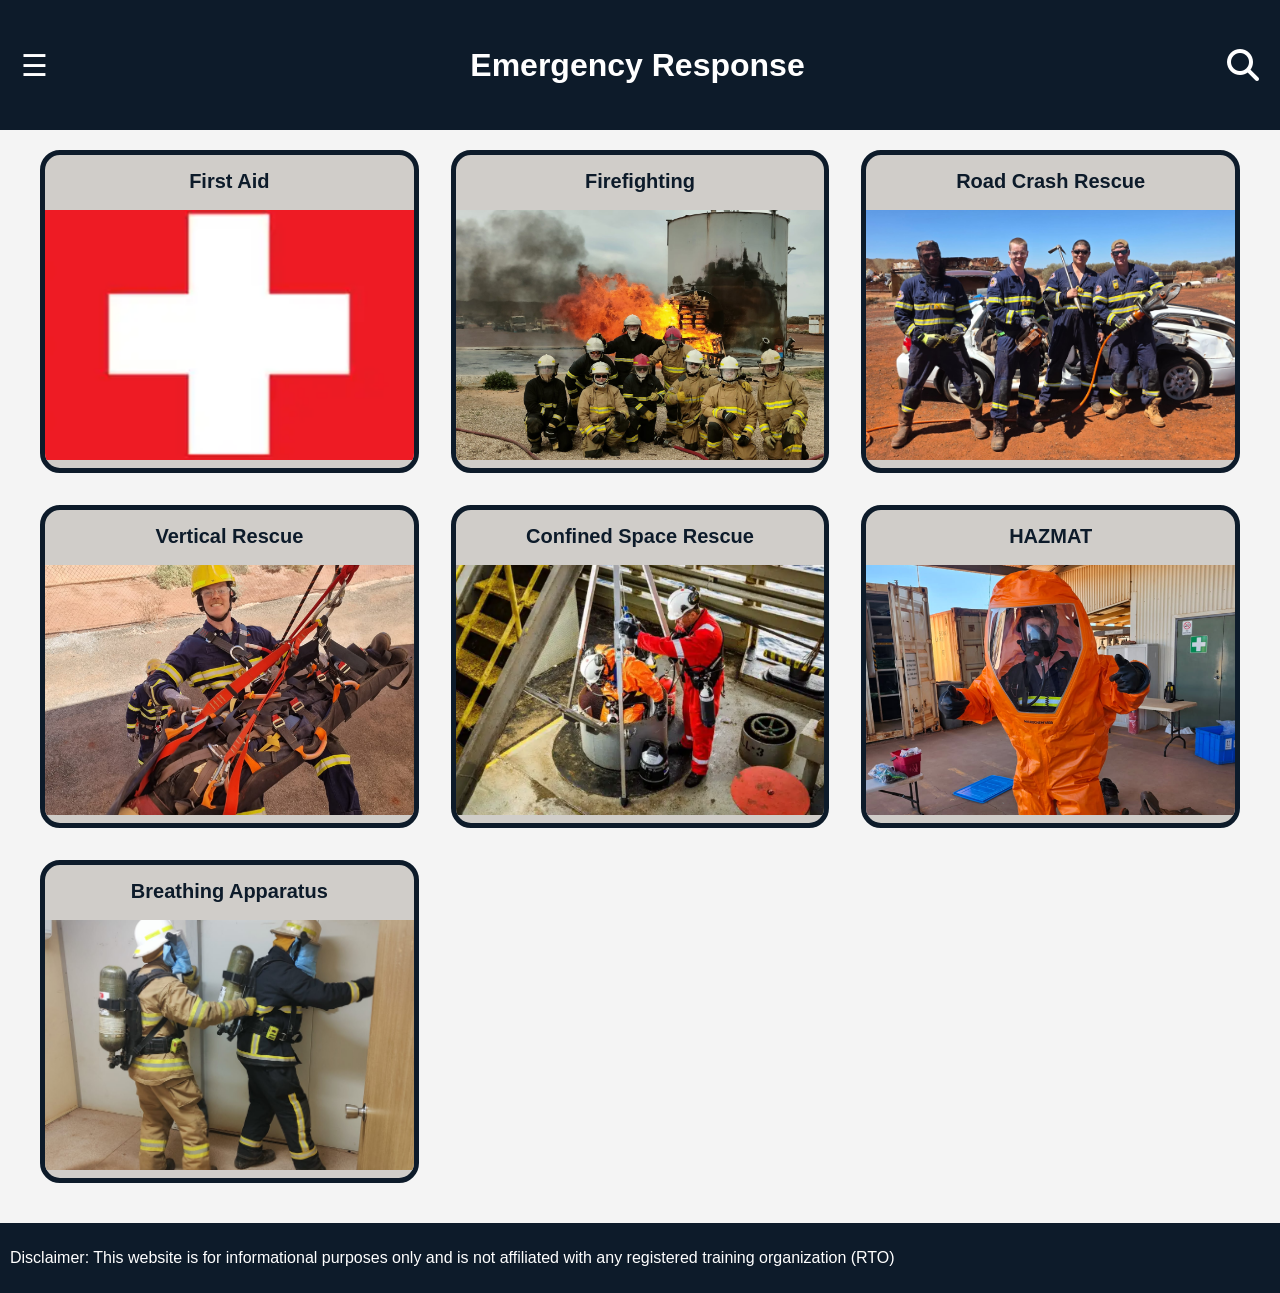
<file: index.html>
<!DOCTYPE html>
<html lang="en">
<head>
    <meta charset="UTF-8">
    <meta name="viewport" content="width=device-width, initial-scale=1.0">
    <title>ERT MVP</title>
    <link rel="stylesheet" href="./style.css" />
<style>
</style>
<script src="indexscript.js"defer></script>
<link rel="stylesheet" href="https://cdnjs.cloudflare.com/ajax/libs/font-awesome/6.5.2/css/all.min.css">
</head>
<body>
 <header>

             <div id=menuButton class="menu-icon" onclick="toggleMenu()">☰</div>
         <nav id="menu" class="hidden">
        <a href="./index.html">Home</a>
        <a href="./Topics/FirstAid.html">First Aid</a>
        <a href="./Topics/FF.html">Firefighting</a>
        <a href="./Topics/VerticalRescue.html">Vertical Rescue</a>
        <a href="./Topics/RoadCrashRescue.html">Road Crash Rescue</a>
        <a href="./Topics/ConfinedSpaceRescue.html">Confined Space Rescue</a>
        <a href="./Topics/HAZMAT.html">HAZMAT</a>
        <a href="./BA.html">Breathing Apparatus</a>
    </nav>
  <div class="title">
  <img class=hidden src="./assets/images/LOGO.png" alt="ERT" height="80">
  <h1>Emergency Response</h1>
  </div>
  <div class="SearchBar">
     <i class="fa-solid fa-magnifying-glass search-icon" onclick="toggleSearch()"></i>
    <input type="text" id="searchInput" placeholder="Search..."onkeyup="searchPage()" class="hidden-search">
  </div>
   </header>
 <div class="container">
  
    <div class="grid-container">
      <a href=./Topics/FirstAid.html><div class="grid-item">
        <div class="label">First Aid</div>
        <img src="./assets/images/REDCROSS.png" alt="ERT" height="200">
      </div></a>
      <a href=./Topics/FF.html><div class="grid-item">
        <div class="label">Firefighting</div>
        <img src="./assets/images/firefighting-pic2.png" alt="ERT" height="200">
      </div></a>
      <a href=./Topics/RoadCrashRescue.html><div class="grid-item">
        <div class="label">Road Crash Rescue</div>
        <img src="./assets/images/RCR.png" alt="Cars" height="200">
      </div></a>
      <a href=./Topics/VerticalRescue.html><div class="grid-item">
        <div class="label">Vertical Rescue</div>
        <img src="./assets/images/VRESCUE.png" alt="Perth" height="200">
      </div></a>
      <a href=./Topics/ConfinedSpaceRescue.html><div class="grid-item">
        <div class="label">Confined Space Rescue</div>
        <img src="./assets/images/CSR.png" alt="Confined Space Rescue" height="200">
      </div></a>
      <a href=./Topics/HAZMAT.html><div class="grid-item">
        <div class="label">HAZMAT</div>
        <img src="./assets/images/HAZMAT2.png" alt="HAZMAT" height="200">
      </div></a>
      <a href=./Topics/BA.html><div class="grid-item">
        <div class="label">Breathing Apparatus</div>
        <img src="./assets/images/BA.png" alt="Breathing Apparatus" height="200">
      </div></a>
    </div>
</div>
    
<footer>
    <p>Disclaimer: This website is for informational purposes only and is not affiliated with any registered training organization (RTO)</p>
</footer>
</body>
</html>
</file>
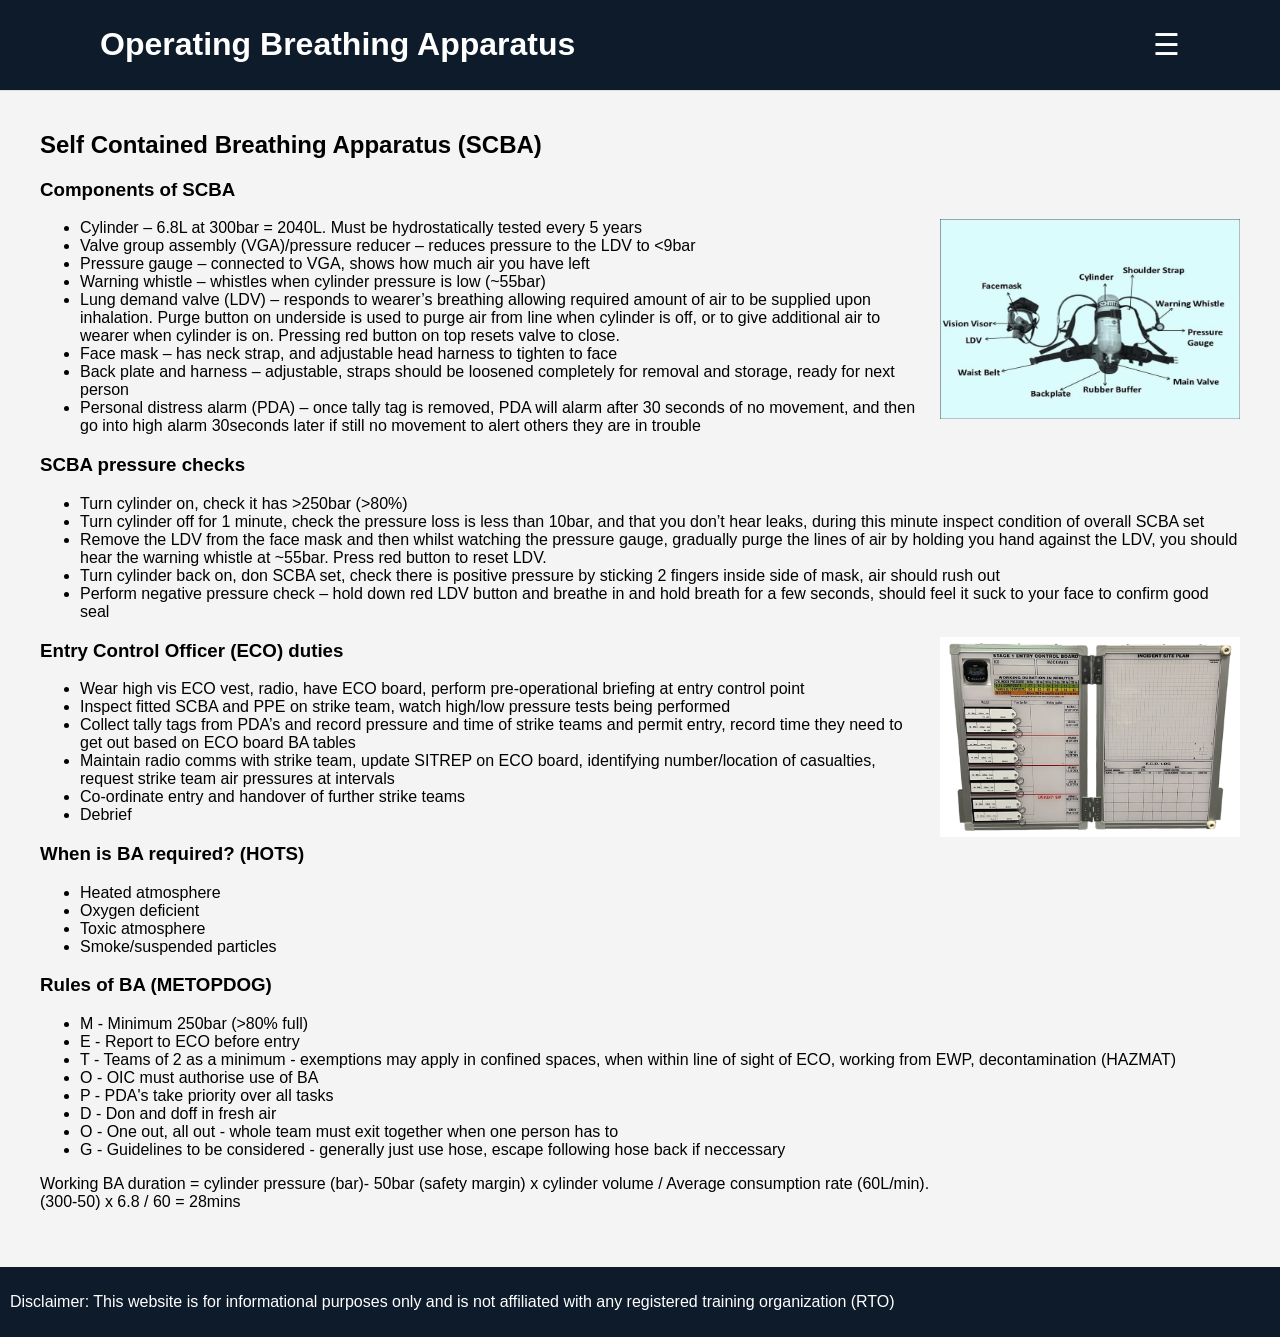
<file: Topics/BA.html>
<!DOCTYPE html>
<html lang="en">
<head>
    <meta charset="UTF-8">
    <meta name="viewport" content="width=device-width, initial-scale=1.0">
    <title>Document</title>
    <link rel="stylesheet" href="./topic.css">
    <style>
        
    </style>
    <script src="script.js"defer></script>
</head>
<body>
        <header>
            <h1>Operating Breathing Apparatus</h1>
        <div class="menu-icon" onclick="toggleMenu()">☰</div>
          <nav id="menu" class="hidden">
        <a href="../index.html">Home</a>
        <a href="./FirstAid.html">First Aid</a>
        <a href="./FF.html">Firefighting</a>
        <a href="./VerticalRescue.html">Vertical Rescue</a>
        <a href="./RoadCrashRescue.html">Road Crash Rescue</a>
        <a href="./ConfinedSpaceRescue.html">Confined Space Rescue</a>
        <a href="./HAZMAT.html">HAZMAT</a>
        <a href="./BA.html">Breathing Apparatus</a>
    </nav>
        </header>
<div class="container">
<h2>Self Contained Breathing Apparatus (SCBA)</h2>
<p><h3>Components of SCBA</h3>
<img src="../assets/images/SCBA.jpg" alt="SCBA components" height="200"class="float-img-right">
<ul>
	<li>Cylinder – 6.8L at 300bar = 2040L. Must be hydrostatically tested every 5 years</li>
	<li>Valve group assembly (VGA)/pressure reducer – reduces pressure to the LDV to <9bar</li>
	<li>Pressure gauge – connected to VGA, shows how much air you have left</li>
	<li>Warning whistle – whistles when cylinder pressure is low (~55bar)</li>
	<li>Lung demand valve (LDV) – responds to wearer’s breathing allowing required amount of air to be supplied upon inhalation. Purge button on underside is used to purge air from line when cylinder is off, or to give additional air to wearer when cylinder is on. Pressing red button on top resets valve to close.</li>
	<li>Face mask – has neck strap, and adjustable head harness to tighten to face</li>
	<li>Back plate and harness – adjustable, straps should be loosened completely for removal and storage, ready for next person</li>
	<li>Personal distress alarm (PDA) – once tally tag is removed, PDA will alarm after 30 seconds of no movement, and then go into high alarm 30seconds later if still no movement to alert others they are in trouble</li>
</ul></p>
<p><h3>SCBA pressure checks</h3>
<ul>
	<li>Turn cylinder on, check it has >250bar (>80%)</li>
	<li>Turn cylinder off for 1 minute, check the pressure loss is less than 10bar, and that you don’t hear leaks, during this minute inspect condition of overall SCBA set</li>
	<li>Remove the LDV from the face mask and then whilst watching the pressure gauge, gradually purge the lines of air by holding you hand against the LDV, you should hear the warning whistle at ~55bar. Press red button to reset LDV.
	<li>Turn cylinder back on, don SCBA set, check there is positive pressure by sticking 2 fingers inside side of mask, air should rush out</li>
	<li>Perform negative pressure check – hold down red LDV button and breathe in and hold breath for a few seconds, should feel it suck to your face to confirm good seal</li>
</ul></p>
<p>
  <img src="../assets/images/ECO-board.png" alt="ECO duties" height="200" class="float-img-right">
<h3>Entry Control Officer (ECO) duties</h3>
<ul>
	<li>Wear high vis ECO vest, radio, have ECO board, perform pre-operational briefing at entry control point</li>
	<li>Inspect fitted SCBA and PPE on strike team, watch high/low pressure tests being performed</li>
<li>Collect tally tags from PDA’s and record pressure and time of strike teams and permit entry, record time they need to get out based on ECO board BA tables</li>
	<li>Maintain radio comms with strike team, update SITREP on ECO board, identifying number/location of casualties, request strike team air pressures at intervals</li>
	<li>Co-ordinate entry and handover of further strike teams</li>
	<li>Debrief</li>
</ul></p>

    <p><h3>When is BA required? (HOTS)</h3>
    <ul>
        <li>Heated atmosphere</li>
        <li>Oxygen deficient</li>
        <li>Toxic atmosphere</li>
        <li>Smoke/suspended particles</li>
    </ul></p>
    <p><h3>Rules of BA (METOPDOG)</h3>
    <ul>
        <li>M - Minimum 250bar (>80% full)</li>
        <li>E - Report to ECO before entry</li>
        <li>T - Teams of 2 as a minimum - exemptions may apply in confined spaces, when within line of sight of ECO, working from EWP, decontamination (HAZMAT)</li>
        <li>O - OIC must authorise use of BA</li>
        <li>P - PDA's take priority over all tasks</li>
        <li>D - Don and doff in fresh air</li>
        <li>O - One out, all out - whole team must exit together when one person has to</li>
        <li>G - Guidelines to be considered - generally just use hose, escape following hose back if neccessary</li>
    </ul></p>
    <p>Working BA duration = cylinder pressure (bar)- 50bar (safety margin) x cylinder volume / Average consumption rate (60L/min). <br/> (300-50) x 6.8 / 60 = 28mins</p>
</div>
<footer>
    <p>Disclaimer: This website is for informational purposes only and is not affiliated with any registered training organization (RTO)</p>
</footer>
    
</body>
</html>
</file>
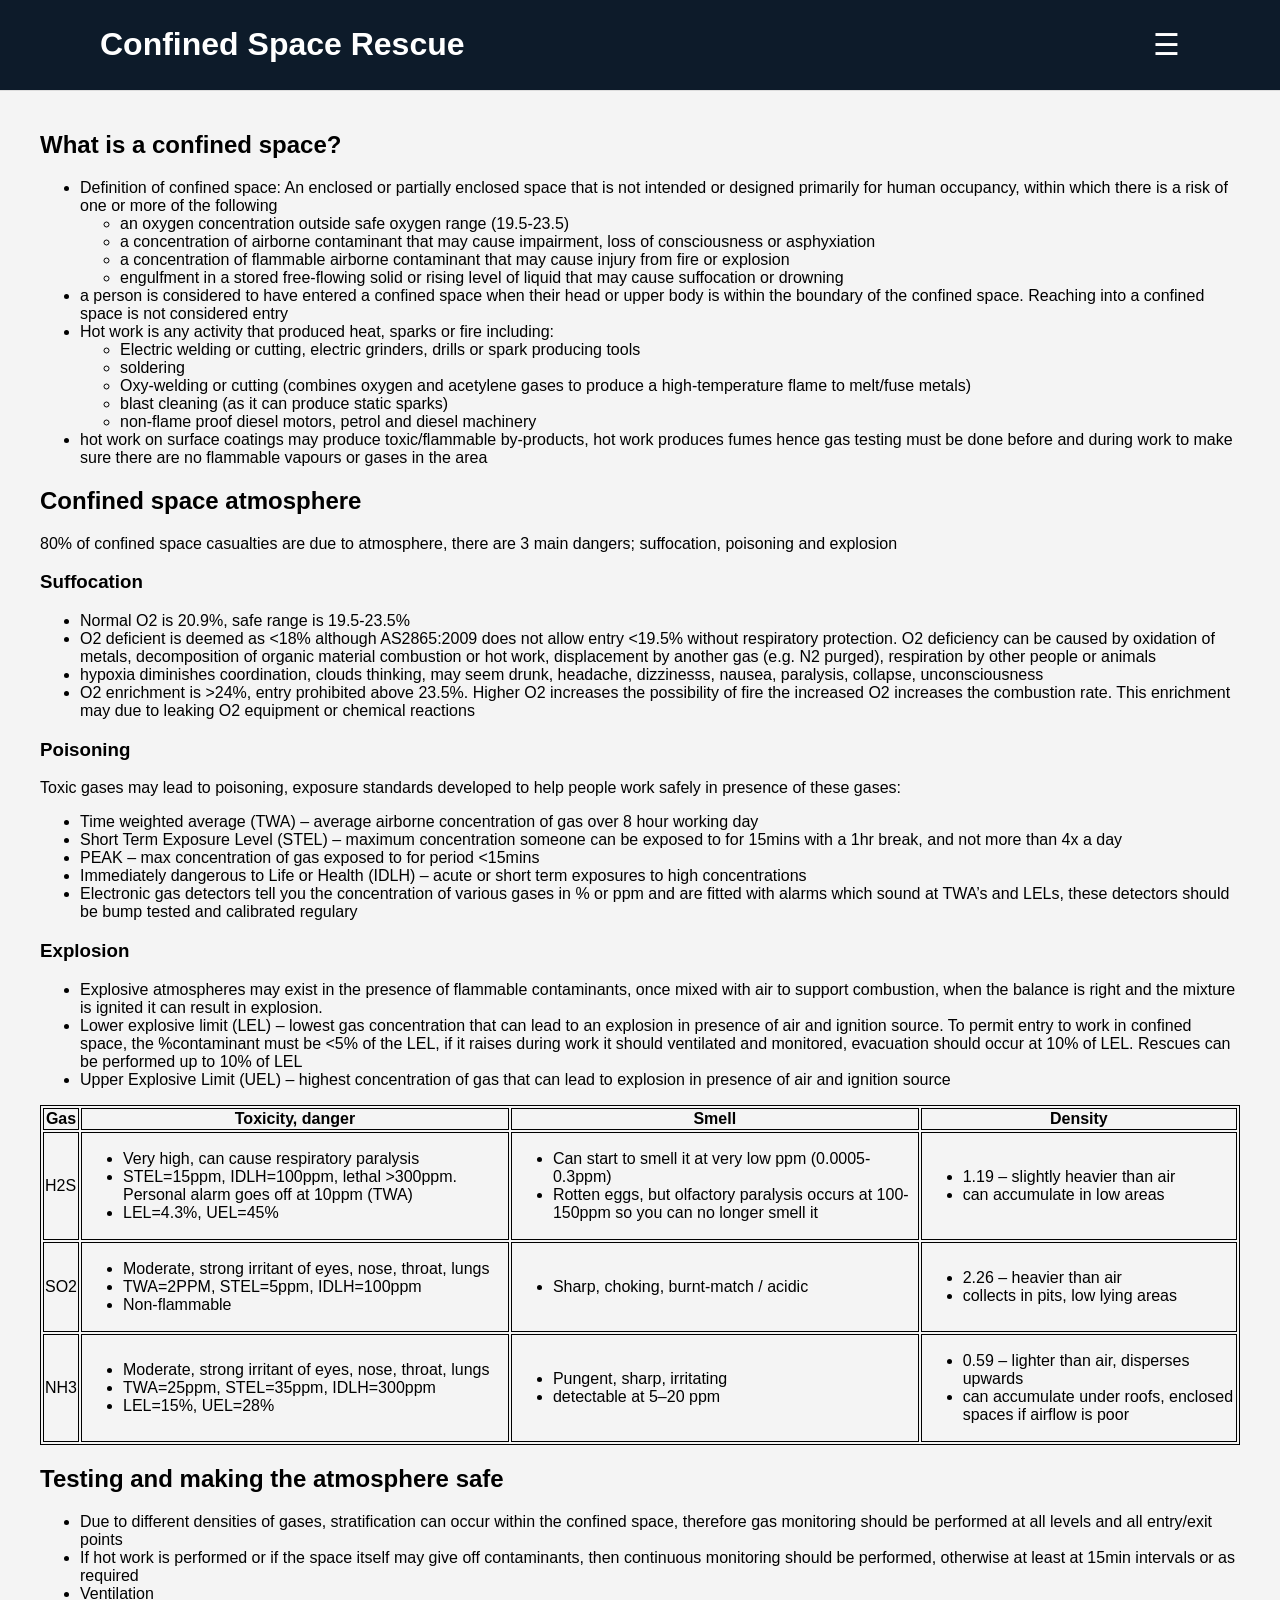
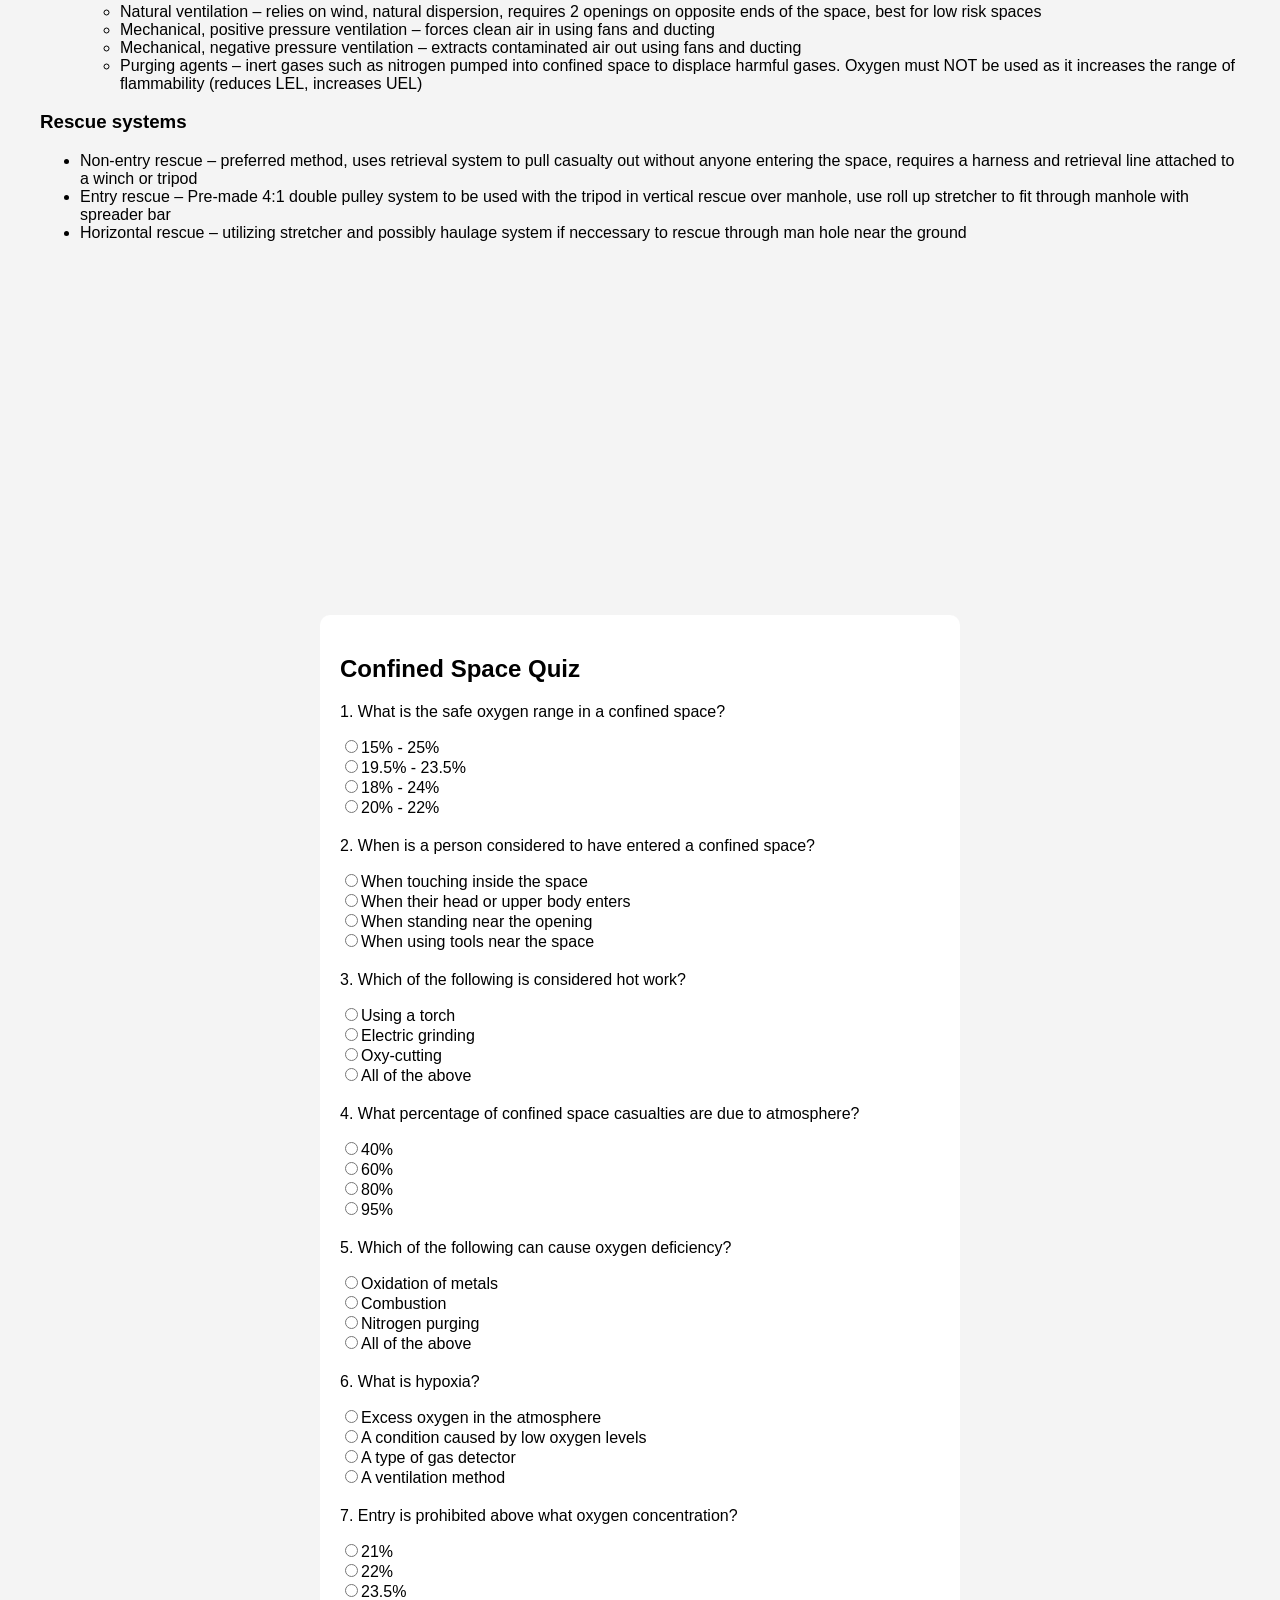
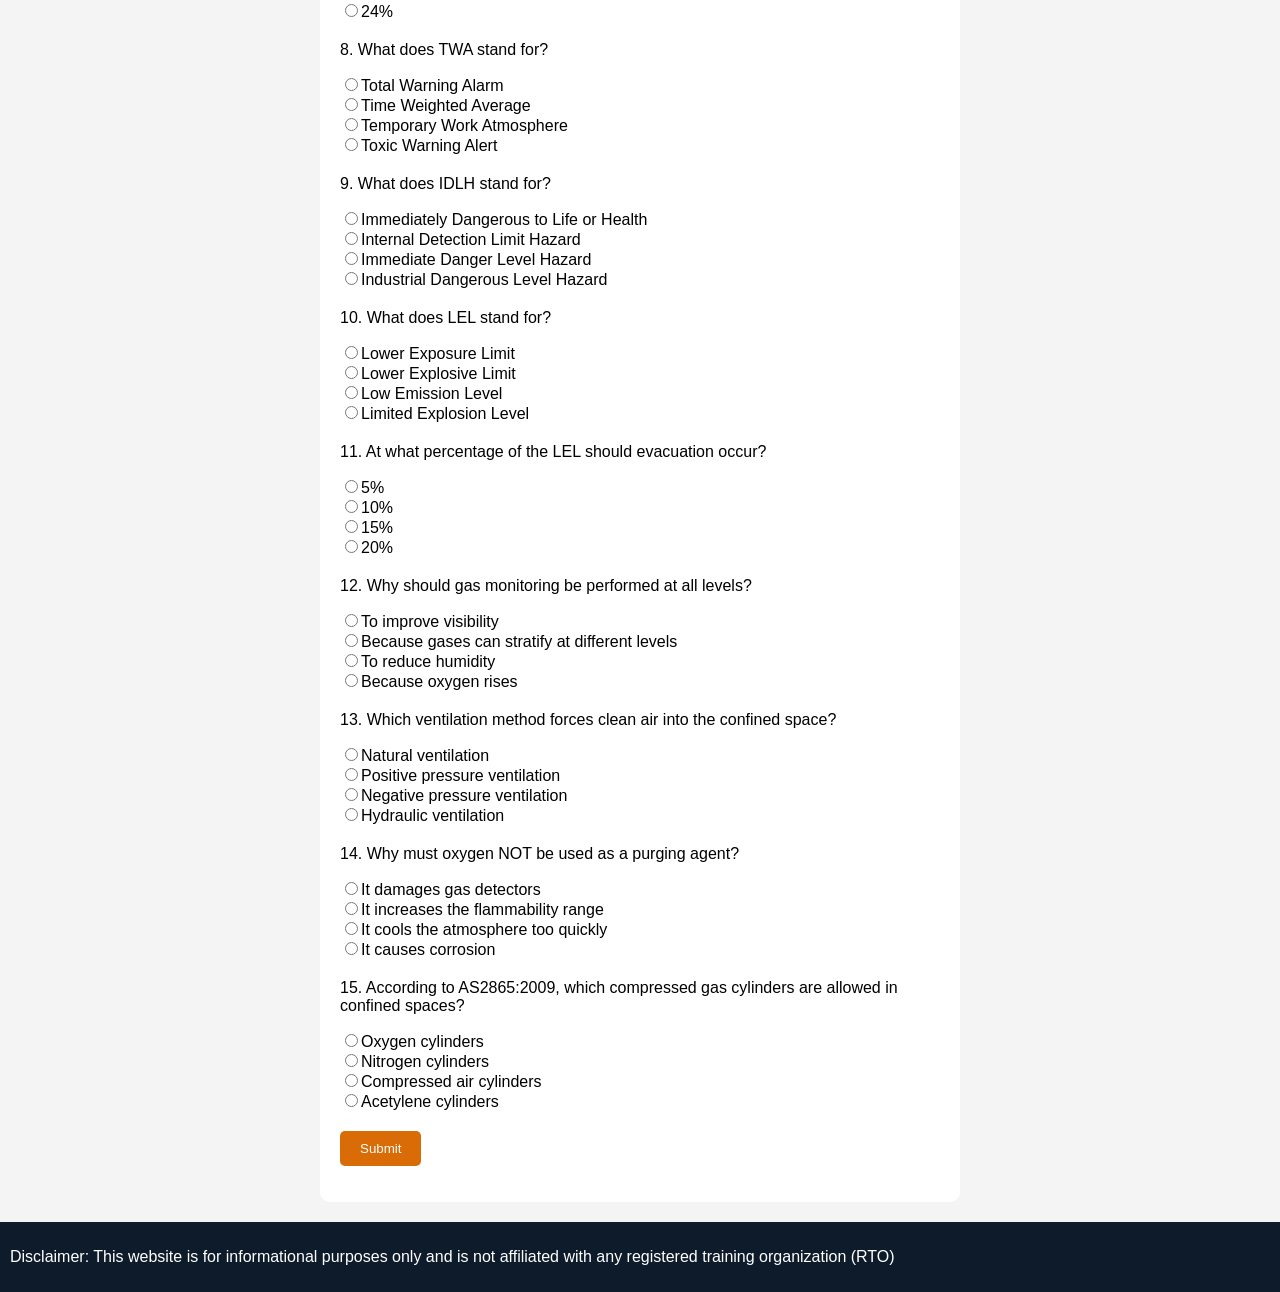
<file: Topics/ConfinedSpaceRescue.html>
<!DOCTYPE html>
<html lang="en">
<head>
    <meta charset="UTF-8">
    <meta name="viewport" content="width=device-width, initial-scale=1.0">
    <title>Document</title>
    <link rel="stylesheet" href="./topic.css">
    <style>
        
    </style>
    <script src="script.js"defer></script>
</head>
<body>
    <header>
        <h1>Confined Space Rescue</h1>
        <div class="menu-icon" onclick="toggleMenu()">☰</div>
          <nav id="menu" class="hidden">
        <a href="../index.html">Home</a>
        <a href="./FirstAid.html">First Aid</a>
        <a href="./FF.html">Firefighting</a>
        <a href="./VerticalRescue.html">Vertical Rescue</a>
        <a href="./RoadCrashRescue.html">Road Crash Rescue</a>
        <a href="./ConfinedSpaceRescue.html">Confined Space Rescue</a>
        <a href="./HAZMAT.html">HAZMAT</a>
        <a href="./BA.html">Breathing Apparatus</a>
    </nav>
    </header>
    <div class="container">
<p>
<h2>What is a confined space?</h2>
<ul>
    <li>Definition of confined space: An enclosed or partially enclosed  space that is not intended or designed primarily for human occupancy, within which there is a risk of one or more of the following</li>
    <ul>
        <li>an oxygen concentration outside safe oxygen range (19.5-23.5)</li>
        <li>a concentration of airborne contaminant that may cause impairment, loss of consciousness or asphyxiation</li>
        <li>a concentration of flammable airborne contaminant that may cause injury from fire or explosion</li>
        <li>engulfment in a stored free-flowing solid or rising level of liquid that may cause suffocation or drowning</li>
    </ul>
    <li>a person is considered to have entered a confined space when their head or upper body is within the boundary of the confined space. Reaching into a confined space is not considered entry</li>
    <li>Hot work is any activity that produced heat, sparks or fire including:</li>
	<ul>
		<li>Electric welding or cutting, electric grinders, drills or spark producing tools</li>
		<li>soldering</li>
        <li>Oxy-welding or cutting (combines oxygen and acetylene gases to produce a high-temperature flame to melt/fuse metals)</li>
        <li>blast cleaning (as it can produce static sparks)</li>
        <li>non-flame proof diesel motors, petrol and diesel machinery</li>
    </ul>
	<li>hot work on surface coatings may produce toxic/flammable by-products, hot work produces fumes hence gas testing must be done before and during work to make sure there are no flammable vapours or gases in the area</li>
</ul>
</p>

<p>
    <h2>Confined space atmosphere</h2>
<p>80% of confined space casualties are due to atmosphere, there are 3 main dangers; suffocation, poisoning and explosion
<h3>Suffocation</h3>
    <ul>
		<li>Normal O2 is 20.9%, safe range is 19.5-23.5%</li>
		<li>O2 deficient is deemed as <18% although AS2865:2009 does not allow entry <19.5% without respiratory protection. O2 deficiency can be caused by oxidation of metals, decomposition of organic material combustion or hot work, displacement by another gas (e.g. N2 purged), respiration by other people or animals</li>
		<li>hypoxia diminishes coordination, clouds thinking, may seem drunk, headache, dizzinesss, nausea, paralysis, collapse, unconsciousness</li>
		<li>O2 enrichment is >24%, entry prohibited above 23.5%. Higher O2 increases the possibility of fire the increased O2 increases the combustion rate. This enrichment may due to leaking O2 equipment or chemical reactions</li>
    </ul>
</p>

<p>
<h3>Poisoning</h3>
Toxic gases may lead to poisoning, exposure standards developed to help people work safely in presence of these gases:
	<ul>
		<li>Time weighted average (TWA) – average airborne concentration of gas over 8 hour working day</li>
		<li>Short Term Exposure Level (STEL) – maximum concentration someone can be exposed to for 15mins with a 1hr break, and not more than 4x a day</li>
		<li>PEAK – max concentration of gas exposed to for period <15mins</li>
		<li>Immediately dangerous to Life or Health (IDLH) – acute or short term exposures to high concentrations</li>
		<li>Electronic gas detectors tell you the concentration of various gases in % or ppm and are fitted with alarms which sound at TWA’s and LELs, these detectors should be bump tested and calibrated regulary</li>
	</ul>
</p>

<p>
<h3>Explosion</h3>
  <ul>
  <li>Explosive atmospheres may exist in the presence of flammable contaminants, once mixed with air to support combustion, when the balance is right and the mixture is ignited it can result in explosion.</li>
  <li>Lower explosive limit (LEL) – lowest gas concentration that can lead to an explosion in presence of air and ignition source. To permit entry to work in confined space, the %contaminant must be <5% of the LEL, if it raises during work it should ventilated and monitored, evacuation should occur at 10% of LEL. Rescues can be performed up to 10% of LEL</li> 
  <li>Upper Explosive Limit (UEL) – highest concentration of gas that can lead to explosion in presence of air and ignition source</li>
  </ul>
</p>

<table>
<tr>
	<th>Gas</th>
<th>Toxicity, danger</th>
	<th>Smell</th>
	<th>Density</th>
</tr>
<tr>
	<td>H2S</td>
	<td>
	<ul>
		<li> Very high, can cause respiratory paralysis</li>
		<li> STEL=15ppm, IDLH=100ppm, lethal >300ppm. Personal alarm goes off at 10ppm (TWA)</li>
		<li> LEL=4.3%, UEL=45%</li>
	</ul>
	</td>
<td>
	<ul>
		<li> Can start to smell it at very low ppm (0.0005-0.3ppm)</li>
		<li> Rotten eggs, but olfactory paralysis occurs at 100-150ppm so you can no longer smell it </li>
	</ul>
	</td>




<td>
	<ul>
		<li> 1.19 – slightly heavier than air</li>
		<li> can accumulate in low areas </li>
	</ul>
	</td>
</tr>

<tr>
	<td>SO2</td>
	<td>
	<ul>
		<li> Moderate, strong irritant of eyes, nose, throat, lungs</li>
		<li> TWA=2PPM, STEL=5ppm, IDLH=100ppm</li>
		<li> Non-flammable </li>
	</ul>
	</td>
<td>
	<ul>
		<li> Sharp, choking, burnt-match / acidic </li>
	</ul>
	</td>

<td>
	<ul>
		<li> 2.26 – heavier than air </li>
		<li> collects in pits, low lying areas </li>
	</ul>
	</td>
</tr>

<tr>
	<td>NH3</td>
	<td>
	<ul>
		<li> Moderate, strong irritant of eyes, nose, throat, lungs</li>
		<li> TWA=25ppm, STEL=35ppm, IDLH=300ppm</li>
		<li> LEL=15%, UEL=28%</li>
	</ul>
	</td>
<td>
	<ul>
		<li> Pungent, sharp, irritating </li>
<li> detectable at 5–20 ppm </li>
	</ul>
	</td>

<td>
	<ul>
		<li> 0.59 – lighter than air, disperses upwards </li>
		<li> can accumulate under roofs, enclosed spaces if airflow is poor </li>
	</ul>
	</td>
</tr>
</table>

<p>
  <h2>Testing and making the atmosphere safe</h2>
  <ul>
    <li>Due to different densities of gases, stratification can occur within the confined space, therefore gas monitoring should be performed at all levels and all entry/exit points</li>
    <li>If hot work is performed or if the space itself may give off contaminants, then continuous monitoring should be performed, otherwise at least at 15min intervals or as required</li>
    <li>Ventilation</li>
    <ul>
      <li>Natural ventilation – relies on wind, natural dispersion, requires 2 openings on opposite ends of the space, best for low risk spaces</li>
      <li>Mechanical, positive pressure ventilation – forces clean air in using fans and ducting</li>
      <li>Mechanical, negative pressure ventilation – extracts contaminated air out using fans and ducting</li>
      <li>Purging agents – inert gases such as nitrogen pumped into confined space to displace harmful gases. Oxygen must NOT be used as it increases the range of flammability (reduces LEL, increases UEL)</li>
    </ul>
  </ul>
</p>

<p>
<h3>Rescue systems</h3>
<ul>
  <li>Non-entry rescue – preferred method, uses retrieval system to pull casualty out without anyone entering the space, requires a harness and retrieval line attached to a winch or tripod</li>
  <li>Entry rescue – Pre-made 4:1 double pulley system to be used with the tripod in vertical rescue over manhole, use roll up stretcher to fit through manhole with spreader bar</li>
  <li>Horizontal rescue – utilizing stretcher and possibly haulage system if neccessary to rescue through man hole near the ground</li>
<br><iframe width="560" height="315" src="https://www.youtube.com/embed/7A3grJGS1VQ?si=KDeGsXiBUArzC4Zz" title="YouTube video player" frameborder="0" allow="accelerometer; autoplay; clipboard-write; encrypted-media; gyroscope; picture-in-picture; web-share" referrerpolicy="strict-origin-when-cross-origin" allowfullscreen></iframe>
</ul>
</p>
</div>

<div class="quiz-container">
  <h2>Confined Space Quiz</h2>

 <div class="question">
    <p>1. What is the safe oxygen range in a confined space?</p>
    <label><input type="radio" name="q1" value="0">15% - 25%</label><br>
    <label><input type="radio" name="q1" value="1">19.5% - 23.5%</label><br>
    <label><input type="radio" name="q1" value="0">18% - 24%</label><br>
    <label><input type="radio" name="q1" value="0">20% - 22%</label><br>
</div>

<div class="question">
    <p>2. When is a person considered to have entered a confined space?</p>
    <label><input type="radio" name="q2" value="0">When touching inside the space</label><br>
    <label><input type="radio" name="q2" value="1">When their head or upper body enters</label><br>
    <label><input type="radio" name="q2" value="0">When standing near the opening</label><br>
    <label><input type="radio" name="q2" value="0">When using tools near the space</label><br>
</div>

<div class="question">
    <p>3. Which of the following is considered hot work?</p>
    <label><input type="radio" name="q3" value="0">Using a torch</label><br>
    <label><input type="radio" name="q3" value="0">Electric grinding</label><br>
    <label><input type="radio" name="q3" value="0">Oxy-cutting</label><br>
    <label><input type="radio" name="q3" value="1">All of the above</label><br>
</div>

<div class="question">
    <p>4. What percentage of confined space casualties are due to atmosphere?</p>
    <label><input type="radio" name="q4" value="0">40%</label><br>
    <label><input type="radio" name="q4" value="0">60%</label><br>
    <label><input type="radio" name="q4" value="1">80%</label><br>
    <label><input type="radio" name="q4" value="0">95%</label><br>
</div>

<div class="question">
    <p>5. Which of the following can cause oxygen deficiency?</p>
    <label><input type="radio" name="q5" value="0">Oxidation of metals</label><br>
    <label><input type="radio" name="q5" value="0">Combustion</label><br>
    <label><input type="radio" name="q5" value="0">Nitrogen purging</label><br>
    <label><input type="radio" name="q5" value="1">All of the above</label><br>
</div>

<div class="question">
    <p>6. What is hypoxia?</p>
    <label><input type="radio" name="q6" value="0">Excess oxygen in the atmosphere</label><br>
    <label><input type="radio" name="q6" value="1">A condition caused by low oxygen levels</label><br>
    <label><input type="radio" name="q6" value="0">A type of gas detector</label><br>
    <label><input type="radio" name="q6" value="0">A ventilation method</label><br>
</div>

<div class="question">
    <p>7. Entry is prohibited above what oxygen concentration?</p>
    <label><input type="radio" name="q7" value="0">21%</label><br>
    <label><input type="radio" name="q7" value="0">22%</label><br>
    <label><input type="radio" name="q7" value="1">23.5%</label><br>
    <label><input type="radio" name="q7" value="0">24%</label><br>
</div>

<div class="question">
    <p>8. What does TWA stand for?</p>
    <label><input type="radio" name="q8" value="0">Total Warning Alarm</label><br>
    <label><input type="radio" name="q8" value="1">Time Weighted Average</label><br>
    <label><input type="radio" name="q8" value="0">Temporary Work Atmosphere</label><br>
    <label><input type="radio" name="q8" value="0">Toxic Warning Alert</label><br>
</div>

<div class="question">
    <p>9. What does IDLH stand for?</p>
    <label><input type="radio" name="q9" value="1">Immediately Dangerous to Life or Health</label><br>
    <label><input type="radio" name="q9" value="0">Internal Detection Limit Hazard</label><br>
    <label><input type="radio" name="q9" value="0">Immediate Danger Level Hazard</label><br>
    <label><input type="radio" name="q9" value="0">Industrial Dangerous Level Hazard</label><br>
</div>

<div class="question">
    <p>10. What does LEL stand for?</p>
    <label><input type="radio" name="q10" value="0">Lower Exposure Limit</label><br>
    <label><input type="radio" name="q10" value="1">Lower Explosive Limit</label><br>
    <label><input type="radio" name="q10" value="0">Low Emission Level</label><br>
    <label><input type="radio" name="q10" value="0">Limited Explosion Level</label><br>
</div>

<div class="question">
    <p>11. At what percentage of the LEL should evacuation occur?</p>
    <label><input type="radio" name="q11" value="0">5%</label><br>
    <label><input type="radio" name="q11" value="1">10%</label><br>
    <label><input type="radio" name="q11" value="0">15%</label><br>
    <label><input type="radio" name="q11" value="0">20%</label><br>
</div>

<div class="question">
    <p>12. Why should gas monitoring be performed at all levels?</p>
    <label><input type="radio" name="q12" value="0">To improve visibility</label><br>
    <label><input type="radio" name="q12" value="1">Because gases can stratify at different levels</label><br>
    <label><input type="radio" name="q12" value="0">To reduce humidity</label><br>
    <label><input type="radio" name="q12" value="0">Because oxygen rises</label><br>
</div>

<div class="question">
    <p>13. Which ventilation method forces clean air into the confined space?</p>
    <label><input type="radio" name="q13" value="0">Natural ventilation</label><br>
    <label><input type="radio" name="q13" value="1">Positive pressure ventilation</label><br>
    <label><input type="radio" name="q13" value="0">Negative pressure ventilation</label><br>
    <label><input type="radio" name="q13" value="0">Hydraulic ventilation</label><br>
</div>

<div class="question">
    <p>14. Why must oxygen NOT be used as a purging agent?</p>
    <label><input type="radio" name="q14" value="0">It damages gas detectors</label><br>
    <label><input type="radio" name="q14" value="1">It increases the flammability range</label><br>
    <label><input type="radio" name="q14" value="0">It cools the atmosphere too quickly</label><br>
    <label><input type="radio" name="q14" value="0">It causes corrosion</label><br>
</div>

<div class="question">
    <p>15. According to AS2865:2009, which compressed gas cylinders are allowed in confined spaces?</p>
    <label><input type="radio" name="q15" value="0">Oxygen cylinders</label><br>
    <label><input type="radio" name="q15" value="0">Nitrogen cylinders</label><br>
    <label><input type="radio" name="q15" value="1">Compressed air cylinders</label><br>
    <label><input type="radio" name="q15" value="0">Acetylene cylinders</label><br>
</div>

  <button onclick="checkAnswers()">Submit</button>

  <p id="result"></p>
</div>
<footer>
    <p>Disclaimer: This website is for informational purposes only and is not affiliated with any registered training organization (RTO)</p>
</footer>
</body>
</html>
</file>
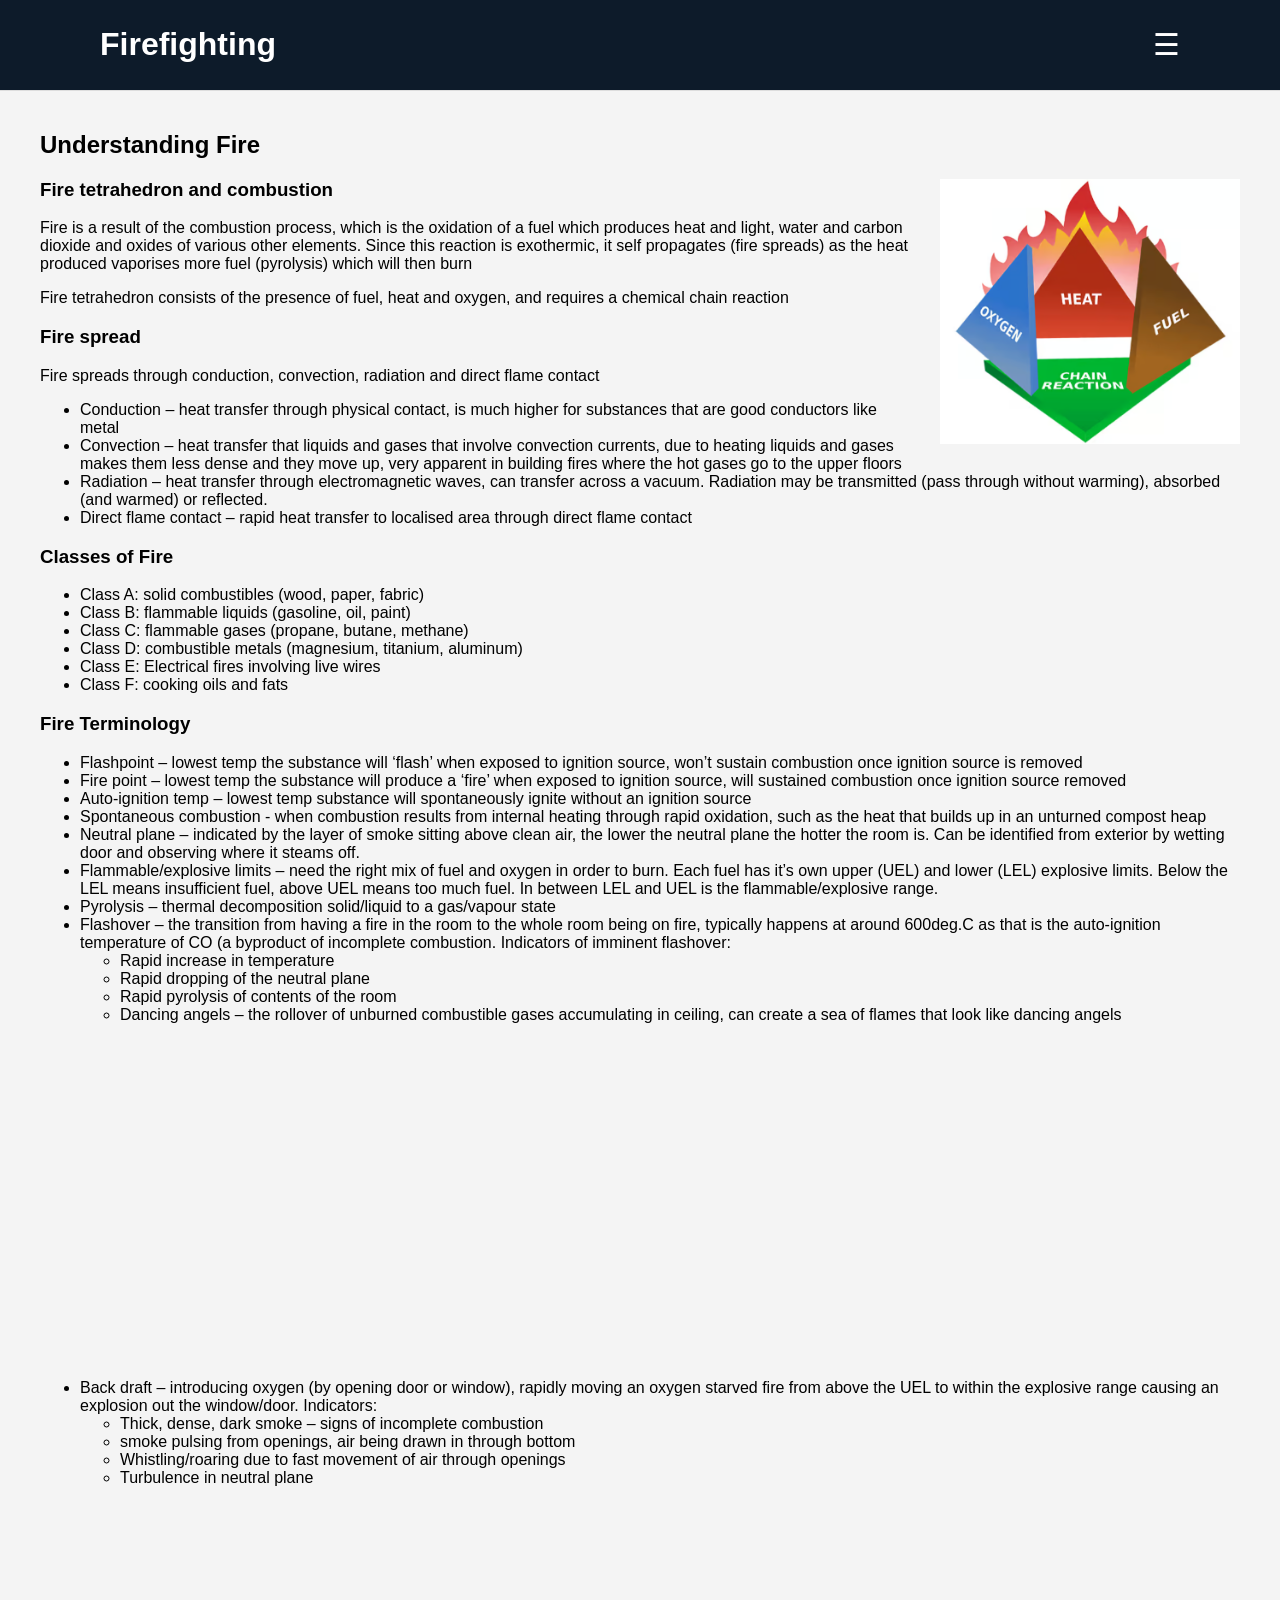
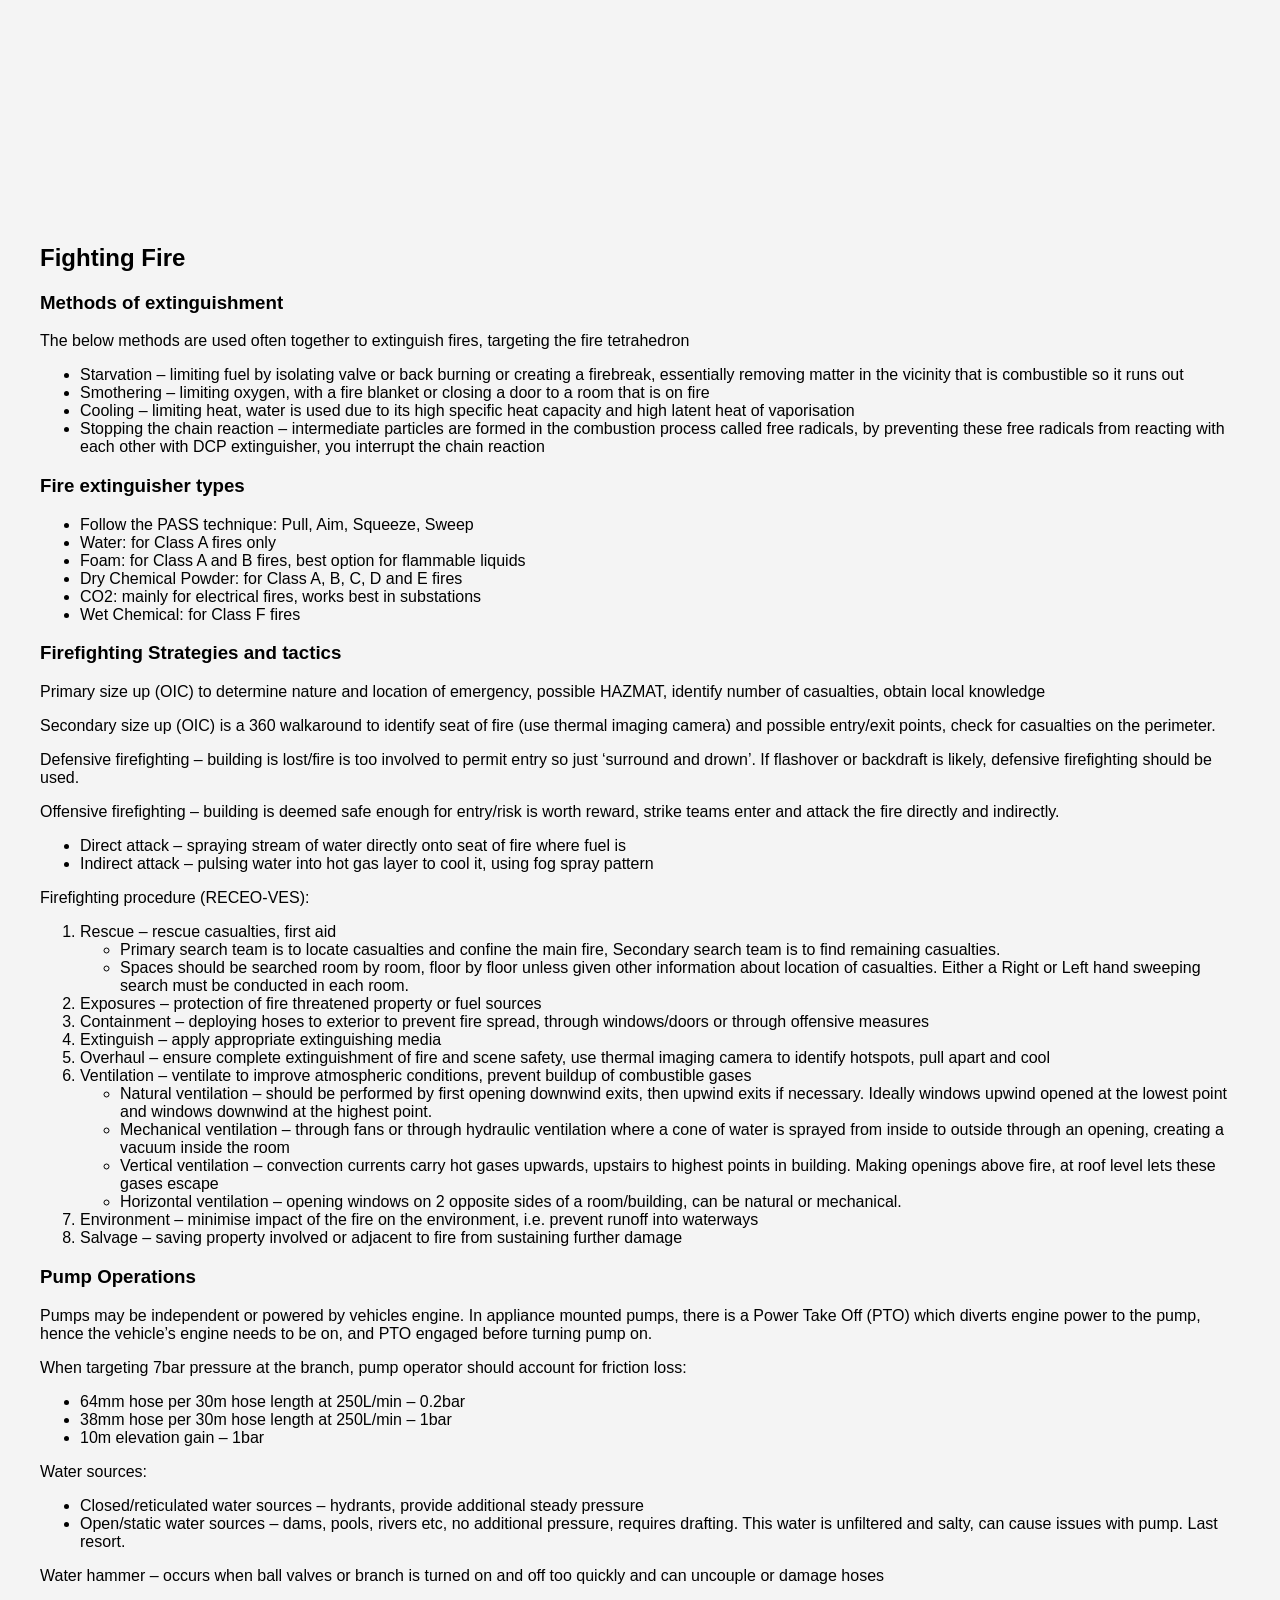
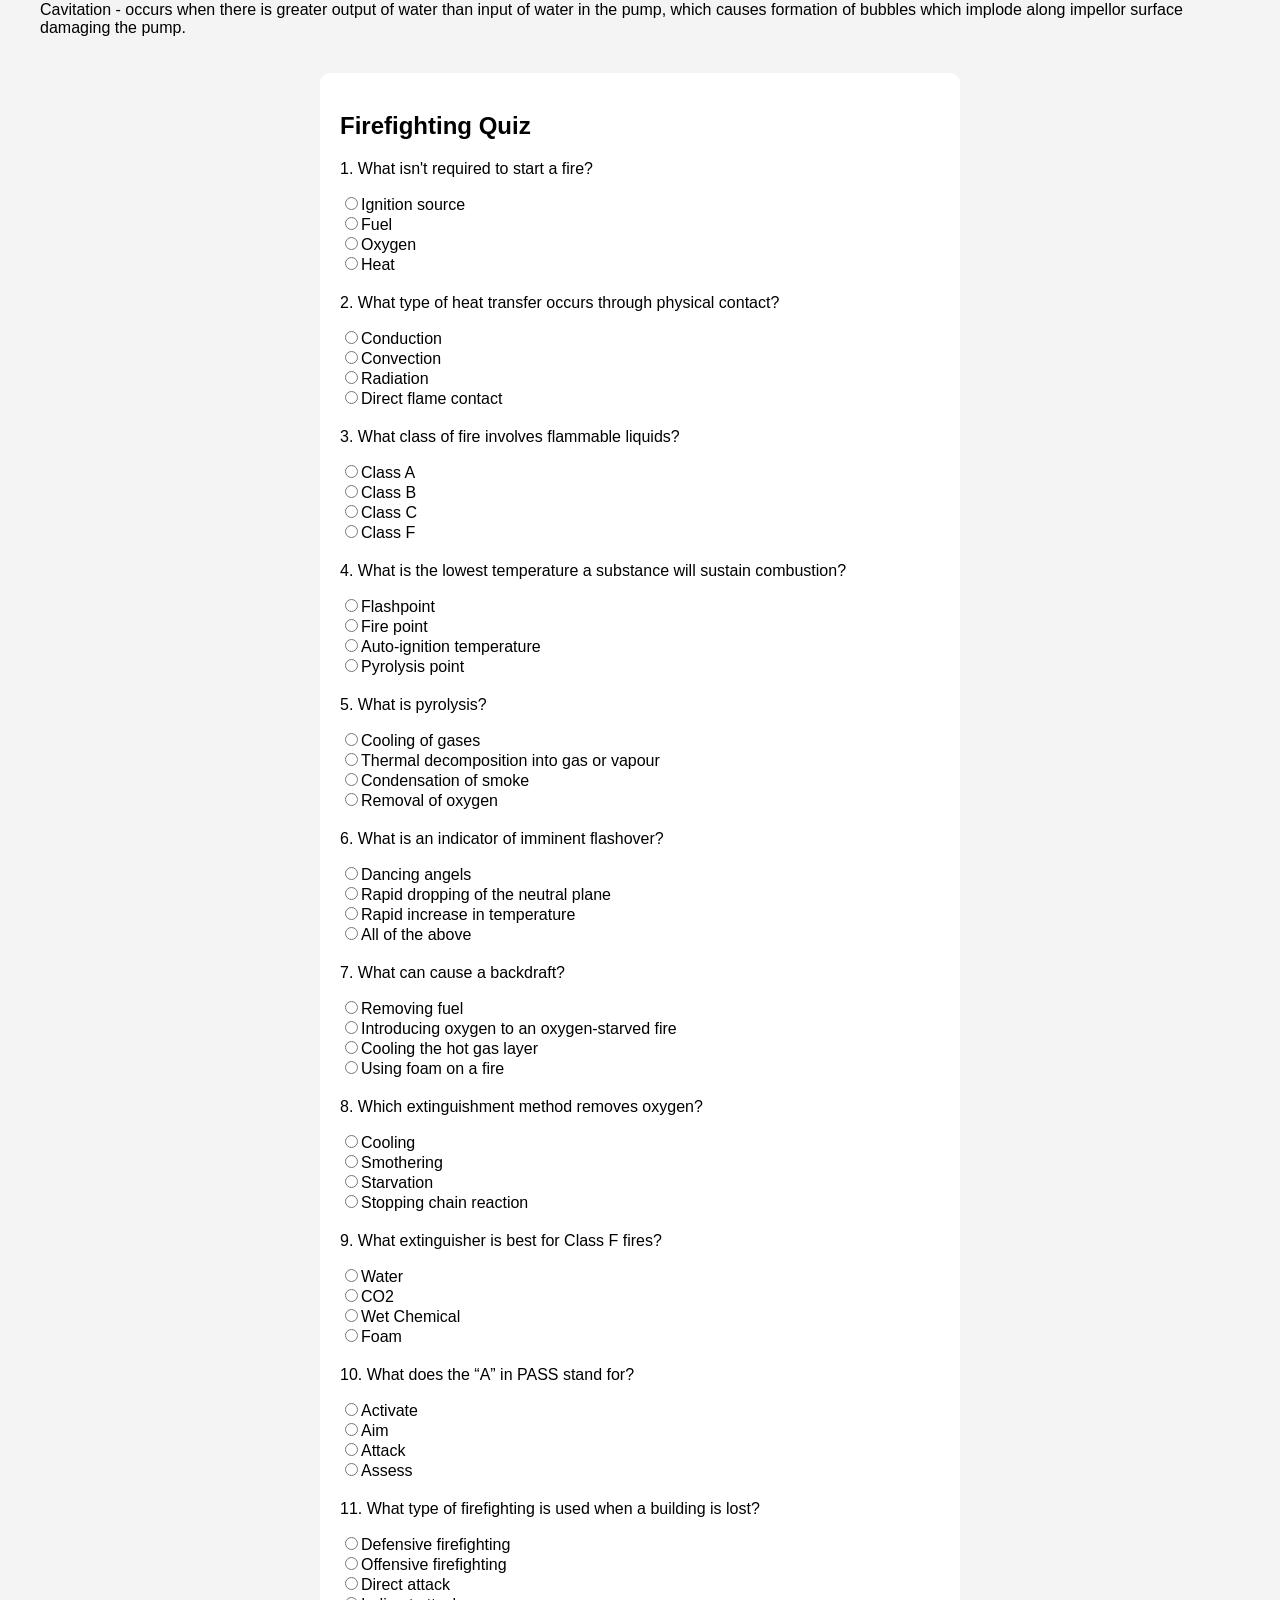
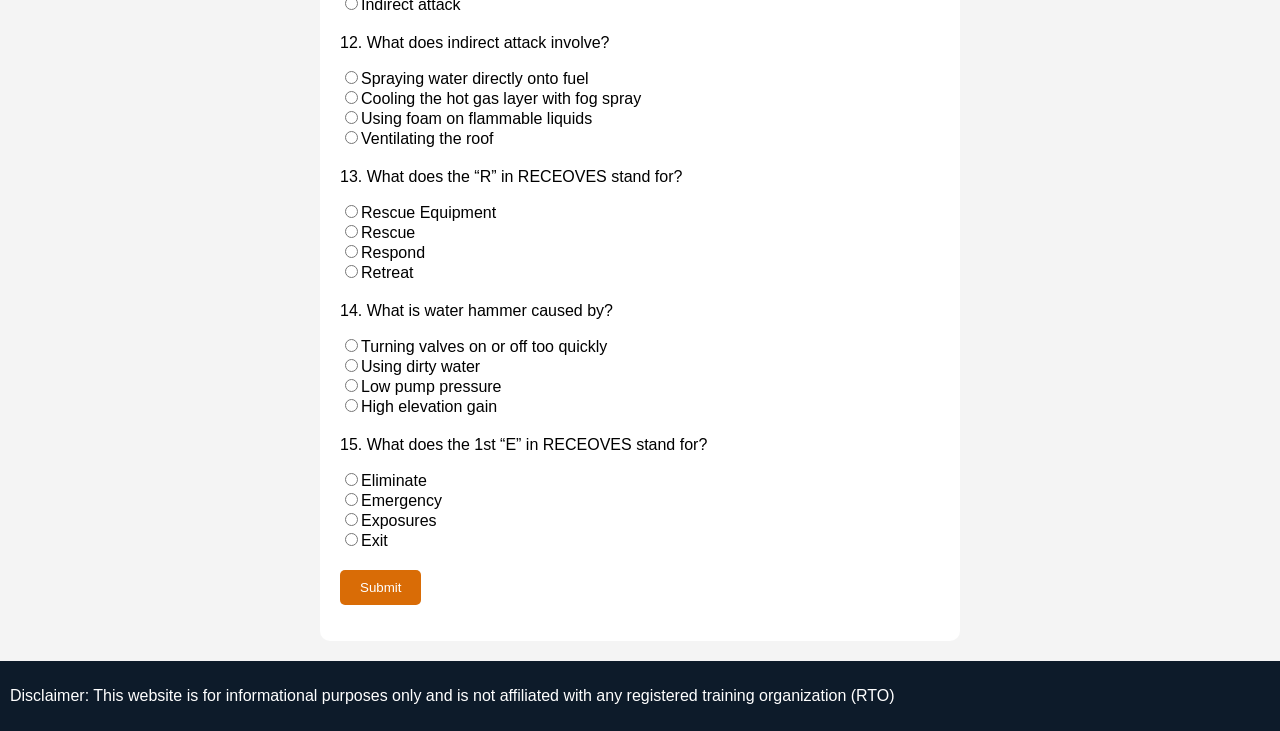
<file: Topics/FF.html>
<!DOCTYPE html>
<html lang="en">
<head>
    <meta charset="UTF-8">
    <meta name="viewport" content="width=device-width, initial-scale=1.0">
    <title>Document</title>
    <link rel="stylesheet" href="./topic.css">
    <style>
        
    </style>
    <script src="script.js"defer></script>
</head>
<body>
        <header>
            <h1>Firefighting</h1>
            <div class="menu-icon" onclick="toggleMenu()">☰</div>
         <nav id="menu" class="hidden">
        <a href="../index.html">Home</a>
        <a href="./FirstAid.html">First Aid</a>
        <a href="./FF.html">Firefighting</a>
        <a href="./VerticalRescue.html">Vertical Rescue</a>
        <a href="./RoadCrashRescue.html">Road Crash Rescue</a>
        <a href="./ConfinedSpaceRescue.html">Confined Space Rescue</a>
        <a href="./HAZMAT.html">HAZMAT</a>
        <a href="./BA.html">Breathing Apparatus</a>
    </nav>
        </header>
<div class="container">

<h2>Understanding Fire</h2>
     <img src="../assets/images/Tetrahedron.png" alt="Fire Tetrahedron" width="400" class="float-img-right">
<p><h3>Fire tetrahedron and combustion</h3>
Fire is a result of the combustion process, which is the oxidation of a fuel which produces heat and light, water and carbon dioxide and oxides of various other elements. Since this reaction is exothermic, it self propagates (fire spreads) as the heat produced vaporises more fuel (pyrolysis) which will then burn</p>
<p>Fire tetrahedron consists of the presence of fuel, heat and oxygen, and requires a chemical chain reaction</p>
<p><h3>Fire spread</h3>
Fire spreads through conduction, convection, radiation and direct flame contact
<ul>
	<li>Conduction – heat transfer through physical contact, is much higher for substances that are good conductors like metal</li>
	<li>Convection – heat transfer that liquids and gases that involve convection currents, due to heating liquids and gases makes them less dense and they move up, very apparent in building fires where the hot gases go to the upper floors </li>
	<li>Radiation – heat transfer through electromagnetic waves, can transfer across a vacuum. Radiation may be transmitted (pass through without warming), absorbed (and warmed) or reflected.</li>
	<li>Direct flame contact – rapid heat transfer to localised area through direct flame contact</li>
</ul>
</p>
<p><h3>Classes of Fire</h3>
<ul>
        <li>Class A: solid combustibles (wood, paper, fabric)</li>
        <li>Class B: flammable liquids (gasoline, oil, paint)</li>
        <li>Class C: flammable gases (propane, butane, methane)</li>
        <li>Class D: combustible metals (magnesium, titanium, aluminum)</li>
        <li>Class E: Electrical fires involving live wires</li>
        <li>Class F: cooking oils and fats</li>
    </ul></p>

<h3>Fire Terminology</h3>
<ul>
<li>Flashpoint – lowest temp the substance will ‘flash’ when exposed to ignition source, won’t sustain combustion once ignition source is removed</li>
<li>Fire point – lowest temp the substance will produce a ‘fire’ when exposed to ignition source, will sustained combustion once ignition source removed</li>
<li>Auto-ignition temp – lowest temp substance will spontaneously ignite without an ignition source</li>
<li>Spontaneous combustion  - when combustion results from internal heating through rapid oxidation, such as the heat that builds up in an unturned compost heap</li>
<li>Neutral plane – indicated by the layer of smoke sitting above clean air, the lower the neutral plane the hotter the room is. Can be identified from exterior by wetting door and observing where it steams off. </li>
<li>Flammable/explosive limits – need the right mix of fuel and oxygen in order to burn. Each fuel has it’s own upper (UEL) and lower (LEL) explosive limits. Below the LEL means insufficient fuel, above UEL means too much fuel. In between LEL and UEL is the flammable/explosive range. </li>
<li>Pyrolysis – thermal decomposition solid/liquid to a gas/vapour state</li>
<li>Flashover – the transition from having a fire in the room to the whole room being on fire, typically happens at around 600deg.C as that is the auto-ignition temperature of CO (a byproduct of incomplete combustion. Indicators of imminent flashover:</li>
	<ul>
	<li> Rapid increase in temperature</li>
	<li>Rapid dropping of the neutral plane</li>
	<li>Rapid pyrolysis of contents of the room</li>
	<li>Dancing angels – the rollover of unburned combustible gases accumulating in ceiling, can create a sea of flames that look like dancing angels</li>
<br><iframe width="560" height="315" src="https://www.youtube.com/embed/4H5oFCUTdSw?si=lo-8yXzEGU9sqzzy" title="YouTube video player" frameborder="0" allow="accelerometer; autoplay; clipboard-write; encrypted-media; gyroscope; picture-in-picture; web-share" referrerpolicy="strict-origin-when-cross-origin" allowfullscreen></iframe><br>
    </ul>
<br><li>Back draft – introducing oxygen (by opening door or window), rapidly moving an oxygen starved fire from above the UEL to within the explosive range causing an explosion out the window/door. Indicators:</li>
    <ul>
        <li>Thick, dense, dark smoke – signs of incomplete combustion</li>
        <li>smoke pulsing from openings, air being drawn in through bottom</li>
        <li>Whistling/roaring due to fast movement of air through openings</li>
        <li>Turbulence in neutral plane</li>
<br><iframe width="560" height="315" src="https://www.youtube.com/embed/hJNu1O-TEwc?si=ZgDhA46IzicL3n0M" title="YouTube video player" frameborder="0" allow="accelerometer; autoplay; clipboard-write; encrypted-media; gyroscope; picture-in-picture; web-share" referrerpolicy="strict-origin-when-cross-origin" allowfullscreen></iframe><br>
    </ul>
</ul>

<h2>Fighting Fire</h2>
<p><h3>Methods of extinguishment</h3>
The below methods are used often together to extinguish fires, targeting the fire tetrahedron
<ul>
<li>Starvation – limiting fuel by isolating valve or back burning or creating a firebreak, essentially removing matter in the vicinity that is combustible so it runs out</li>
<li>Smothering – limiting oxygen, with a fire blanket or closing a door to a room that is on fire</li>
<li>Cooling – limiting heat, water is used due to its high specific heat capacity and high latent heat of vaporisation</li>
<li>Stopping the chain reaction – intermediate particles are formed in the combustion process called free radicals, by preventing these free radicals from reacting with each other with DCP extinguisher, you interrupt the chain reaction</li>
</ul>
</p>

<p><h3>Fire extinguisher types</h3>
    <ul>
        <li>Follow the PASS technique: Pull, Aim, Squeeze, Sweep</li>
        <li>Water: for Class A fires only</li>
        <li>Foam: for Class A and B fires, best option for flammable liquids</li>
        <li>Dry Chemical Powder: for Class A, B, C, D and E fires</li>
        <li>CO2: mainly for electrical fires, works best in substations</li>
        <li>Wet Chemical: for Class F fires</li>
    </ul></p>

<p><h3>Firefighting Strategies and tactics</h3>
<p>Primary size up (OIC) to determine nature and location of emergency, possible HAZMAT, identify number of casualties, obtain local knowledge</p>
<p>Secondary size up (OIC) is a 360 walkaround to identify seat of fire (use thermal imaging camera) and possible entry/exit points, check for casualties on the perimeter.</p>
<p>Defensive firefighting – building is lost/fire is too involved to permit entry so just ‘surround and drown’. If flashover or backdraft is likely, defensive firefighting should be used.</p>
<p>Offensive firefighting – building is deemed safe enough for entry/risk is worth reward, strike teams enter and attack the fire directly and indirectly.
    <ul>
        <li>Direct attack – spraying stream of water directly onto seat of fire where fuel is</li>
        <li>Indirect attack – pulsing water into hot gas layer to cool it, using fog spray pattern</li>
    </ul>
</p>

<p>Firefighting procedure (RECEO-VES):
    <ol>
        <li>Rescue – rescue casualties, first aid</li>
        <ul>
            <li>Primary search team is to locate casualties and confine the main fire, Secondary search team is to find remaining casualties.</li>
            <li>Spaces should be searched room by room, floor by floor unless given other information about location of casualties. Either a Right or Left hand sweeping search must be conducted in each room.</li>
        </ul>
        <li>Exposures – protection of fire threatened property or fuel sources</li>
        <li>Containment – deploying hoses to exterior to prevent fire spread, through windows/doors or through offensive measures</li>
        <li>Extinguish – apply appropriate extinguishing media</li>
        <li>Overhaul – ensure complete extinguishment of fire and scene safety, use thermal imaging camera to identify hotspots, pull apart and cool </li>
        <li>Ventilation – ventilate to improve atmospheric conditions, prevent buildup of combustible gases</li>
        <ul>
            <li>Natural ventilation – should be performed by first opening downwind exits, then upwind exits if necessary. Ideally windows upwind opened at the lowest point and windows downwind at the highest point.</li>
            <li>Mechanical ventilation – through fans or through hydraulic ventilation where a cone of water is sprayed from inside to outside through an opening, creating a vacuum inside the room</li>
            <li>Vertical ventilation – convection currents carry hot gases upwards, upstairs to highest points in building. Making openings above fire, at roof level lets these gases escape</li>
            <li>Horizontal ventilation – opening windows on 2 opposite sides of a room/building, can be natural or mechanical.</li>
        </ul>
        <li>Environment – minimise impact of the fire on the environment, i.e. prevent runoff into waterways</li>
        <li>Salvage – saving property involved or adjacent to fire from sustaining further damage</li>
</ol>
</p>

<h3>Pump Operations</h3>
<p>Pumps may be independent or powered by vehicles engine. In appliance mounted pumps, there is a Power Take Off (PTO) which diverts engine power to the pump, hence the vehicle’s engine needs to be on, and PTO engaged before turning pump on.</p>
<p>When targeting 7bar pressure at the branch, pump operator should account for friction loss:
    <ul>
        <li>64mm hose  per 30m hose length at 250L/min – 0.2bar</li>
        <li>38mm hose per 30m hose length at 250L/min – 1bar</li>
        <li>10m elevation gain – 1bar</li>
    </ul>
</p>
<p>Water sources:
    <ul>
        <li>Closed/reticulated water sources – hydrants, provide additional steady pressure</li>
        <li>Open/static water sources – dams, pools, rivers etc, no additional pressure, requires drafting. This water is unfiltered and salty, can cause issues with pump. Last resort.
    </ul></p>

<p>Water hammer – occurs when ball valves or branch is turned on and off too quickly and can uncouple or damage hoses</p>
<p>Cavitation - occurs when there is greater output of water than input of water in the pump, which causes formation of bubbles which implode along impellor surface damaging the pump.</p>




</div>

<div class="quiz-container">
    <h2>Firefighting Quiz</h2>
<div class="question">
    <p>1. What isn't required to start a fire?</p>
    <label><input type="radio" name="q1" value="1">Ignition source</label><br>
    <label><input type="radio" name="q1" value="0">Fuel</label><br>
    <label><input type="radio" name="q1" value="0">Oxygen</label><br>
    <label><input type="radio" name="q1" value="0">Heat</label><br>
</div>

<div class="question">
    <p>2. What type of heat transfer occurs through physical contact?</p>
    <label><input type="radio" name="q2" value="1">Conduction</label><br>
    <label><input type="radio" name="q2" value="0">Convection</label><br>
    <label><input type="radio" name="q2" value="0">Radiation</label><br>
    <label><input type="radio" name="q2" value="0">Direct flame contact</label><br>
</div>

<div class="question">
    <p>3. What class of fire involves flammable liquids?</p>
    <label><input type="radio" name="q3" value="0">Class A</label><br>
    <label><input type="radio" name="q3" value="1">Class B</label><br>
    <label><input type="radio" name="q3" value="0">Class C</label><br>
    <label><input type="radio" name="q3" value="0">Class F</label><br>
</div>

<div class="question">
    <p>4. What is the lowest temperature a substance will sustain combustion?</p>
    <label><input type="radio" name="q4" value="0">Flashpoint</label><br>
    <label><input type="radio" name="q4" value="1">Fire point</label><br>
    <label><input type="radio" name="q4" value="0">Auto-ignition temperature</label><br>
    <label><input type="radio" name="q4" value="0">Pyrolysis point</label><br>
</div>

<div class="question">
    <p>5. What is pyrolysis?</p>
    <label><input type="radio" name="q5" value="0">Cooling of gases</label><br>
    <label><input type="radio" name="q5" value="1">Thermal decomposition into gas or vapour</label><br>
    <label><input type="radio" name="q5" value="0">Condensation of smoke</label><br>
    <label><input type="radio" name="q5" value="0">Removal of oxygen</label><br>
</div>

<div class="question">
    <p>6. What is an indicator of imminent flashover?</p>
    <label><input type="radio" name="q6" value="0">Dancing angels</label><br>
    <label><input type="radio" name="q6" value="0">Rapid dropping of the neutral plane</label><br>
    <label><input type="radio" name="q6" value="0">Rapid increase in temperature</label><br>
    <label><input type="radio" name="q6" value="1">All of the above</label><br>
</div>

<div class="question">
    <p>7. What can cause a backdraft?</p>
    <label><input type="radio" name="q7" value="0">Removing fuel</label><br>
    <label><input type="radio" name="q7" value="1">Introducing oxygen to an oxygen-starved fire</label><br>
    <label><input type="radio" name="q7" value="0">Cooling the hot gas layer</label><br>
    <label><input type="radio" name="q7" value="0">Using foam on a fire</label><br>
</div>

<div class="question">
    <p>8. Which extinguishment method removes oxygen?</p>
    <label><input type="radio" name="q8" value="0">Cooling</label><br>
    <label><input type="radio" name="q8" value="1">Smothering</label><br>
    <label><input type="radio" name="q8" value="0">Starvation</label><br>
    <label><input type="radio" name="q8" value="0">Stopping chain reaction</label><br>
</div>

<div class="question">
    <p>9. What extinguisher is best for Class F fires?</p>
    <label><input type="radio" name="q9" value="0">Water</label><br>
    <label><input type="radio" name="q9" value="0">CO2</label><br>
    <label><input type="radio" name="q9" value="1">Wet Chemical</label><br>
    <label><input type="radio" name="q9" value="0">Foam</label><br>
</div>

<div class="question">
    <p>10. What does the “A” in PASS stand for?</p>
    <label><input type="radio" name="q10" value="0">Activate</label><br>
    <label><input type="radio" name="q10" value="1">Aim</label><br>
    <label><input type="radio" name="q10" value="0">Attack</label><br>
    <label><input type="radio" name="q10" value="0">Assess</label><br>
</div>

<div class="question">
    <p>11. What type of firefighting is used when a building is lost?</p>
    <label><input type="radio" name="q11" value="1">Defensive firefighting</label><br>
    <label><input type="radio" name="q11" value="0">Offensive firefighting</label><br>
    <label><input type="radio" name="q11" value="0">Direct attack</label><br>
    <label><input type="radio" name="q11" value="0">Indirect attack</label><br>
</div>

<div class="question">
    <p>12. What does indirect attack involve?</p>
    <label><input type="radio" name="q12" value="0">Spraying water directly onto fuel</label><br>
    <label><input type="radio" name="q12" value="1">Cooling the hot gas layer with fog spray</label><br>
    <label><input type="radio" name="q12" value="0">Using foam on flammable liquids</label><br>
    <label><input type="radio" name="q12" value="0">Ventilating the roof</label><br>
</div>

     <div class=question>
        <p>13. What does the “R” in RECEOVES stand for?</p>
        <label><input type=radio name=q13 value=0>Rescue Equipment</label><br>
        <label><input type=radio name=q13 value=1>Rescue</label><br>
        <label><input type=radio name=q13 value=0>Respond</label><br>
        <label><input type=radio name=q13 value=0>Retreat</label><br>
    </div>

<div class="question">
    <p>14. What is water hammer caused by?</p>
    <label><input type="radio" name="q14" value="1">Turning valves on or off too quickly</label><br>
    <label><input type="radio" name="q14" value="0">Using dirty water</label><br>
    <label><input type="radio" name="q14" value="0">Low pump pressure</label><br>
    <label><input type="radio" name="q14" value="0">High elevation gain</label><br>
</div>

<div class=question>
        <p>15. What does the 1st “E” in RECEOVES stand for?</p>
        <label><input type=radio name=q15 value=0>Eliminate</label><br>
        <label><input type=radio name=q15 value=0>Emergency</label><br>
        <label><input type=radio name=q15 value=1>Exposures</label><br>
        <label><input type=radio name=q15 value=0>Exit</label><br>
</div>    
        <button onclick="checkAnswers()">Submit</button>
    <p id="result"></p>
</div>

<footer>
    <p>Disclaimer: This website is for informational purposes only and is not affiliated with any registered training organization (RTO)</p>
</footer>
    
</body>
</html>
</file>
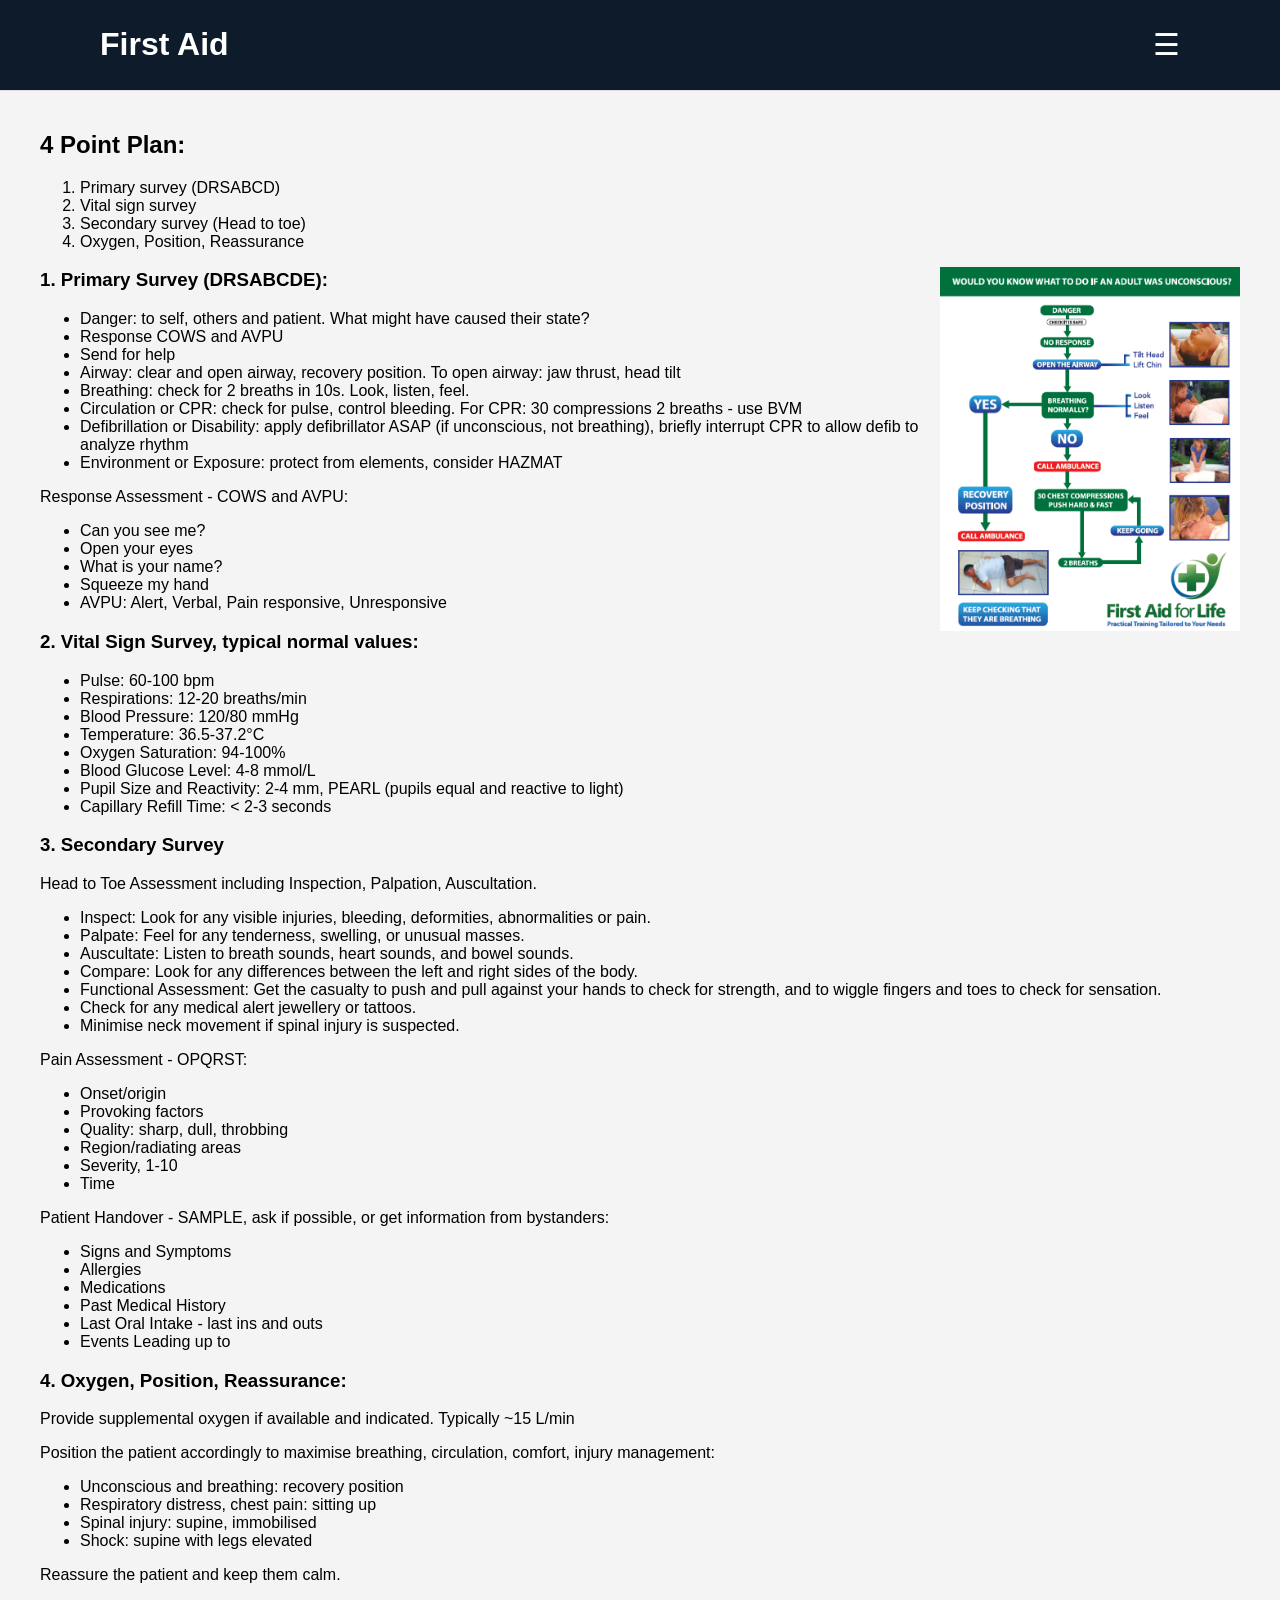
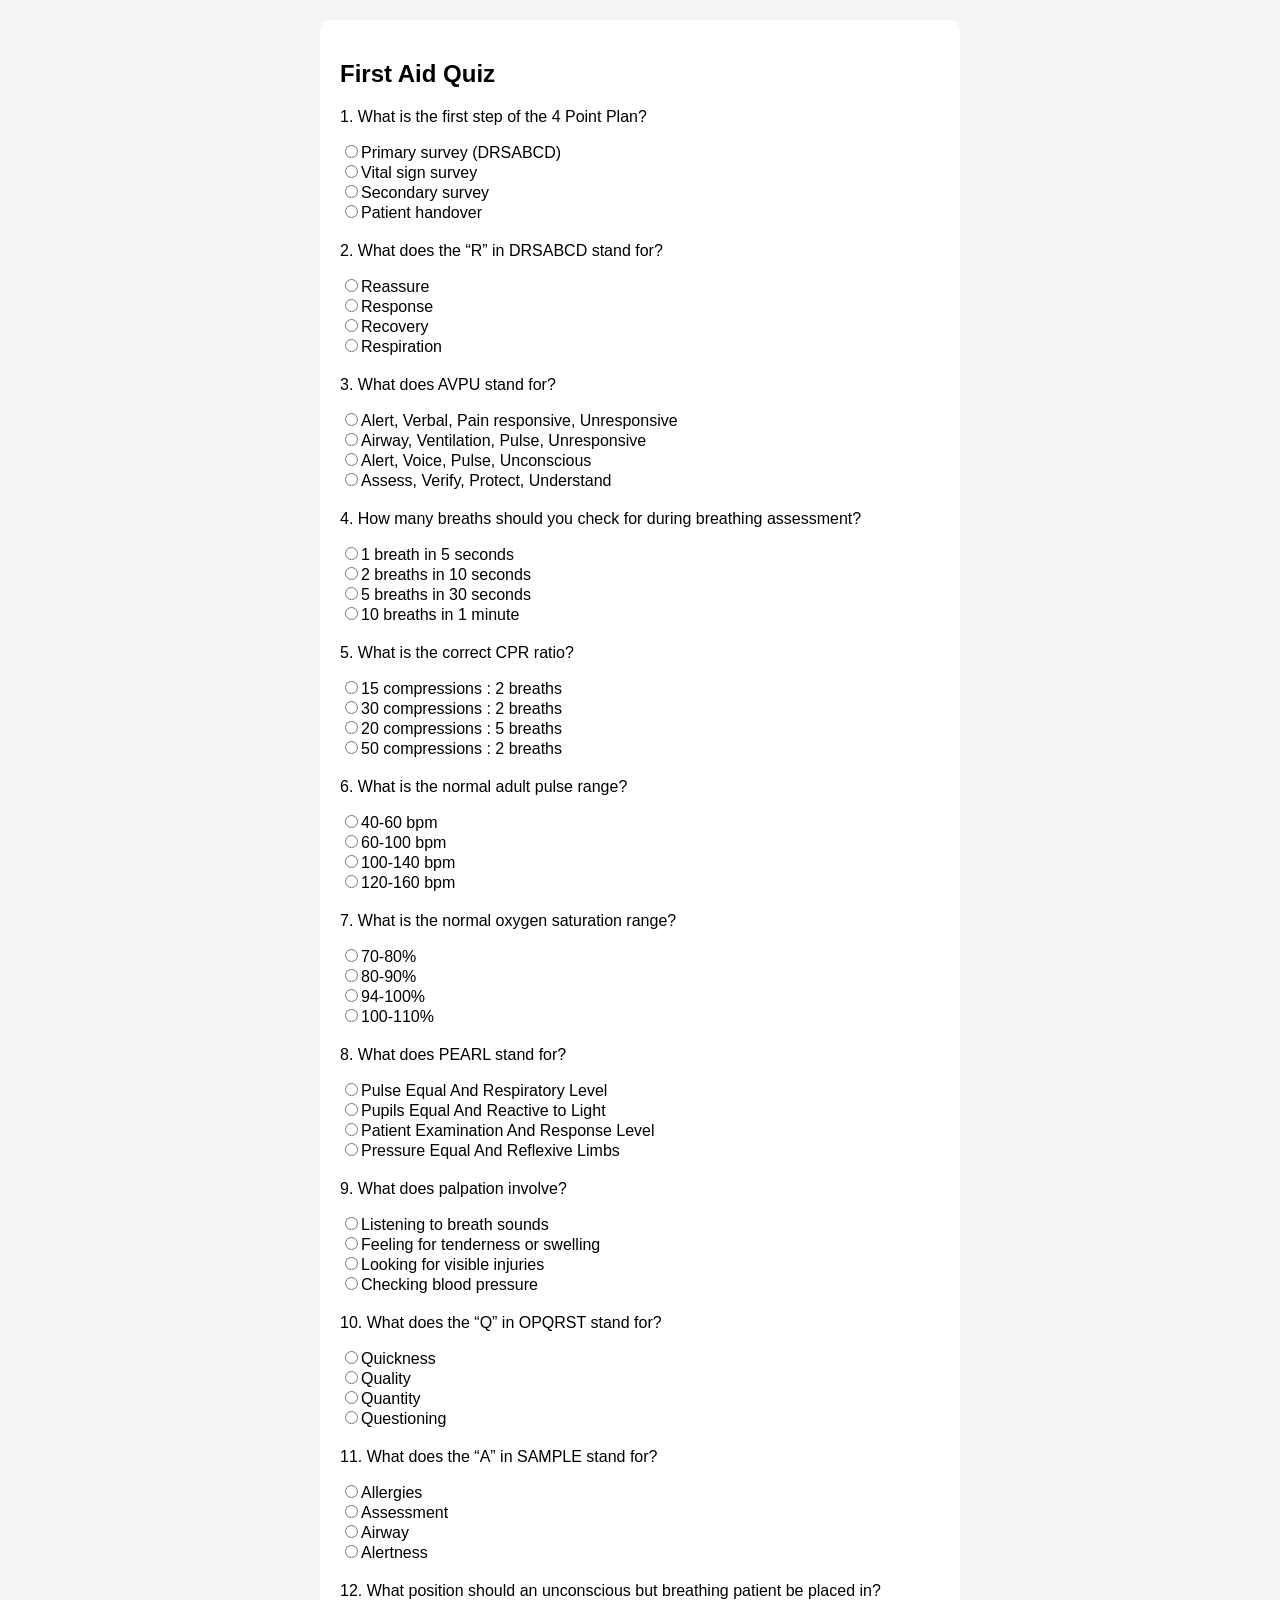
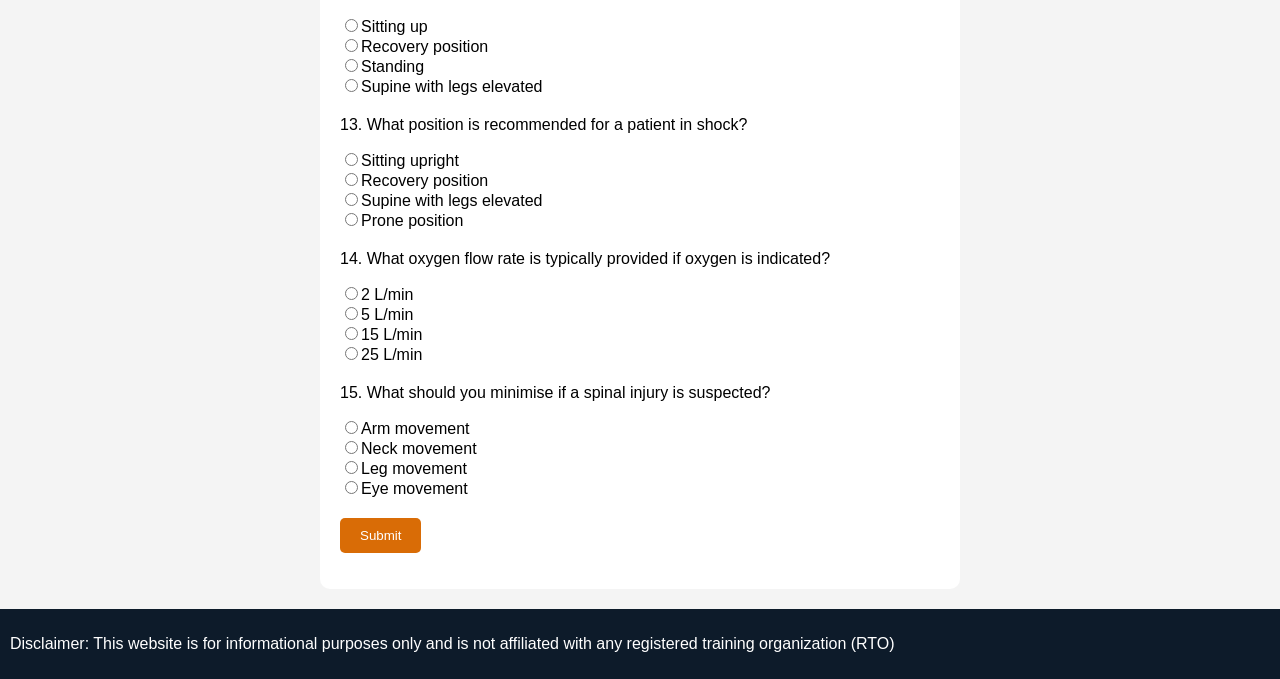
<file: Topics/FirstAid.html>
<!DOCTYPE html>
<html lang="en">
<head>
    <meta charset="UTF-8">
    <meta name="viewport" content="width=device-width, initial-scale=1.0">
    <title>Document</title>
    <link rel="stylesheet" href="./topic.css">
    <style>
    
    </style>
<script src="script.js"defer></script>
</head>
<body>
    <header>
        <h1>First Aid</h1>
        <div class="menu-icon" onclick="toggleMenu()">☰</div>
         <nav id="menu" class="hidden">
        <a href="../index.html">Home</a>
        <a href="./FirstAid.html">First Aid</a>
        <a href="./FF.html">Firefighting</a>
        <a href="./VerticalRescue.html">Vertical Rescue</a>
        <a href="./RoadCrashRescue.html">Road Crash Rescue</a>
        <a href="./ConfinedSpaceRescue.html">Confined Space Rescue</a>
        <a href="./HAZMAT.html">HAZMAT</a>
        <a href="./BA.html">Breathing Apparatus</a>
    </nav>
    </header>
    <div class="container">

<p><h2>4 Point Plan:</h2>
    <ol>
        <li>Primary survey (DRSABCD)</li>
        <li>Vital sign survey</li>
        <li>Secondary survey (Head to toe)</li>
        <li>Oxygen, Position, Reassurance</li>
    </ol>
</p>

     <img src="../assets/images/firstaid.png" alt="AVPU" width="400" class="float-img-right">
    <p><h3>1. Primary Survey (DRSABCDE):</h3>
    <ul>
        <li>Danger: to self, others and patient. What might have caused their state?</li>
        <li>Response COWS and AVPU</li>
        <li>Send for help</li>
        <li>Airway: clear and open airway, recovery position. To open airway: jaw thrust, head tilt</li>
        <li>Breathing: check for 2 breaths in 10s. Look, listen, feel.</li>
        <li>Circulation or CPR: check for pulse, control bleeding. For CPR: 30 compressions 2 breaths - use BVM</li>
        <li>Defibrillation or Disability: apply defibrillator ASAP (if unconscious, not breathing), briefly interrupt CPR to allow defib to analyze rhythm</li>
        <li>Environment or Exposure: protect from elements, consider HAZMAT</li>
    </ul></p>
<p>Response Assessment - COWS and AVPU:
    <ul>
        <li>Can you see me?</li>
        <li>Open your eyes</li>
        <li>What is your name?</li>
        <li>Squeeze my hand</li>
        <li>AVPU: Alert, Verbal, Pain responsive, Unresponsive</li>
    </ul></p>

<p>
<h3>2. Vital Sign Survey, typical normal values:</h3>
    <ul>
        <li>Pulse: 60-100 bpm</li>
        <li>Respirations: 12-20 breaths/min</li>
        <li>Blood Pressure: 120/80 mmHg</li>
        <li>Temperature: 36.5-37.2°C</li>
        <li>Oxygen Saturation: 94-100%</li>
        <li>Blood Glucose Level: 4-8 mmol/L</li>
        <li>Pupil Size and Reactivity: 2-4 mm, PEARL (pupils equal and reactive to light)</li>
        <li>Capillary Refill Time: < 2-3 seconds</li>
    </ul>
  </p>


<h3>3. Secondary Survey</h3>
<p>Head to Toe Assessment including Inspection, Palpation, Auscultation.
<ul>
    <li>Inspect: Look for any visible injuries, bleeding, deformities, abnormalities or pain.</li>
    <li>Palpate: Feel for any tenderness, swelling, or unusual masses.</li>
    <li>Auscultate: Listen to breath sounds, heart sounds, and bowel sounds.</li>
    <li>Compare: Look for any differences between the left and right sides of the body.</li>
    <li>Functional Assessment: Get the casualty to push and pull against your hands to check for strength, and to wiggle fingers and toes to check for sensation.</li>
    <li>Check for any medical alert jewellery or tattoos.</li>
    <li>Minimise neck movement if spinal injury is suspected.</li>
</ul>
</p>

<p>Pain Assessment - OPQRST:
    <ul>
        <li>Onset/origin</li>
        <li>Provoking factors</li>
        <li>Quality: sharp, dull, throbbing</li>
        <li>Region/radiating areas</li>
        <li>Severity, 1-10</li>
        <li>Time</li>
    </ul>
</p>
<p>Patient Handover - SAMPLE, ask if possible, or get information from bystanders:
    <ul>
        <li>Signs and Symptoms</li>
        <li>Allergies</li>
        <li>Medications</li>
        <li>Past Medical History</li>
        <li>Last Oral Intake - last ins and outs</li>
        <li>Events Leading up to</li>
    </ul>
</p>
<h3>4. Oxygen, Position, Reassurance:</h3>
<p>Provide supplemental oxygen if available and indicated. Typically ~15 L/min</p>
<p>Position the patient accordingly to maximise breathing, circulation, comfort, injury management:
  <ul>
    <li>Unconscious and breathing: recovery position</li>
    <li>Respiratory distress, chest pain: sitting up</li>
    <li>Spinal injury: supine, immobilised</li>
    <li>Shock: supine with legs elevated</li>
  </ul>
</p>
<p>Reassure the patient and keep them calm.</p>
</div>

<div class="quiz-container">
  <h2>First Aid Quiz</h2>

<div class="question">
    <p>1. What is the first step of the 4 Point Plan?</p>
    <label><input type="radio" name="q1" value="1">Primary survey (DRSABCD)</label><br>
    <label><input type="radio" name="q1" value="0">Vital sign survey</label><br>
    <label><input type="radio" name="q1" value="0">Secondary survey</label><br>
    <label><input type="radio" name="q1" value="0">Patient handover</label><br>
</div>

<div class="question">
    <p>2. What does the “R” in DRSABCD stand for?</p>
    <label><input type="radio" name="q2" value="0">Reassure</label><br>
    <label><input type="radio" name="q2" value="1">Response</label><br>
    <label><input type="radio" name="q2" value="0">Recovery</label><br>
    <label><input type="radio" name="q2" value="0">Respiration</label><br>
</div>

<div class="question">
    <p>3. What does AVPU stand for?</p>
    <label><input type="radio" name="q3" value="1">Alert, Verbal, Pain responsive, Unresponsive</label><br>
    <label><input type="radio" name="q3" value="0">Airway, Ventilation, Pulse, Unresponsive</label><br>
    <label><input type="radio" name="q3" value="0">Alert, Voice, Pulse, Unconscious</label><br>
    <label><input type="radio" name="q3" value="0">Assess, Verify, Protect, Understand</label><br>
</div>

<div class="question">
    <p>4. How many breaths should you check for during breathing assessment?</p>
    <label><input type="radio" name="q4" value="0">1 breath in 5 seconds</label><br>
    <label><input type="radio" name="q4" value="1">2 breaths in 10 seconds</label><br>
    <label><input type="radio" name="q4" value="0">5 breaths in 30 seconds</label><br>
    <label><input type="radio" name="q4" value="0">10 breaths in 1 minute</label><br>
</div>

<div class="question">
    <p>5. What is the correct CPR ratio?</p>
    <label><input type="radio" name="q5" value="0">15 compressions : 2 breaths</label><br>
    <label><input type="radio" name="q5" value="1">30 compressions : 2 breaths</label><br>
    <label><input type="radio" name="q5" value="0">20 compressions : 5 breaths</label><br>
    <label><input type="radio" name="q5" value="0">50 compressions : 2 breaths</label><br>
</div>

<div class="question">
    <p>6. What is the normal adult pulse range?</p>
    <label><input type="radio" name="q6" value="0">40-60 bpm</label><br>
    <label><input type="radio" name="q6" value="1">60-100 bpm</label><br>
    <label><input type="radio" name="q6" value="0">100-140 bpm</label><br>
    <label><input type="radio" name="q6" value="0">120-160 bpm</label><br>
</div>

<div class="question">
    <p>7. What is the normal oxygen saturation range?</p>
    <label><input type="radio" name="q7" value="0">70-80%</label><br>
    <label><input type="radio" name="q7" value="0">80-90%</label><br>
    <label><input type="radio" name="q7" value="1">94-100%</label><br>
    <label><input type="radio" name="q7" value="0">100-110%</label><br>
</div>

<div class="question">
    <p>8. What does PEARL stand for?</p>
    <label><input type="radio" name="q8" value="0">Pulse Equal And Respiratory Level</label><br>
    <label><input type="radio" name="q8" value="1">Pupils Equal And Reactive to Light</label><br>
    <label><input type="radio" name="q8" value="0">Patient Examination And Response Level</label><br>
    <label><input type="radio" name="q8" value="0">Pressure Equal And Reflexive Limbs</label><br>
</div>

<div class="question">
    <p>9. What does palpation involve?</p>
    <label><input type="radio" name="q9" value="0">Listening to breath sounds</label><br>
    <label><input type="radio" name="q9" value="1">Feeling for tenderness or swelling</label><br>
    <label><input type="radio" name="q9" value="0">Looking for visible injuries</label><br>
    <label><input type="radio" name="q9" value="0">Checking blood pressure</label><br>
</div>

<div class="question">
    <p>10. What does the “Q” in OPQRST stand for?</p>
    <label><input type="radio" name="q10" value="0">Quickness</label><br>
    <label><input type="radio" name="q10" value="1">Quality</label><br>
    <label><input type="radio" name="q10" value="0">Quantity</label><br>
    <label><input type="radio" name="q10" value="0">Questioning</label><br>
</div>

<div class="question">
    <p>11. What does the “A” in SAMPLE stand for?</p>
    <label><input type="radio" name="q11" value="1">Allergies</label><br>
    <label><input type="radio" name="q11" value="0">Assessment</label><br>
    <label><input type="radio" name="q11" value="0">Airway</label><br>
    <label><input type="radio" name="q11" value="0">Alertness</label><br>
</div>

<div class="question">
    <p>12. What position should an unconscious but breathing patient be placed in?</p>
    <label><input type="radio" name="q12" value="0">Sitting up</label><br>
    <label><input type="radio" name="q12" value="1">Recovery position</label><br>
    <label><input type="radio" name="q12" value="0">Standing</label><br>
    <label><input type="radio" name="q12" value="0">Supine with legs elevated</label><br>
</div>

<div class="question">
    <p>13. What position is recommended for a patient in shock?</p>
    <label><input type="radio" name="q13" value="0">Sitting upright</label><br>
    <label><input type="radio" name="q13" value="0">Recovery position</label><br>
    <label><input type="radio" name="q13" value="1">Supine with legs elevated</label><br>
    <label><input type="radio" name="q13" value="0">Prone position</label><br>
</div>

<div class="question">
    <p>14. What oxygen flow rate is typically provided if oxygen is indicated?</p>
    <label><input type="radio" name="q14" value="0">2 L/min</label><br>
    <label><input type="radio" name="q14" value="0">5 L/min</label><br>
    <label><input type="radio" name="q14" value="1">15 L/min</label><br>
    <label><input type="radio" name="q14" value="0">25 L/min</label><br>
</div>

<div class="question">
    <p>15. What should you minimise if a spinal injury is suspected?</p>
    <label><input type="radio" name="q15" value="0">Arm movement</label><br>
    <label><input type="radio" name="q15" value="1">Neck movement</label><br>
    <label><input type="radio" name="q15" value="0">Leg movement</label><br>
    <label><input type="radio" name="q15" value="0">Eye movement</label><br>
</div>

  <button onclick="checkAnswers()">Submit</button>

  <p id="result"></p>
</div>

<footer>
    <p>Disclaimer: This website is for informational purposes only and is not affiliated with any registered training organization (RTO)</p>
</footer>
</body>
</html>
</file>
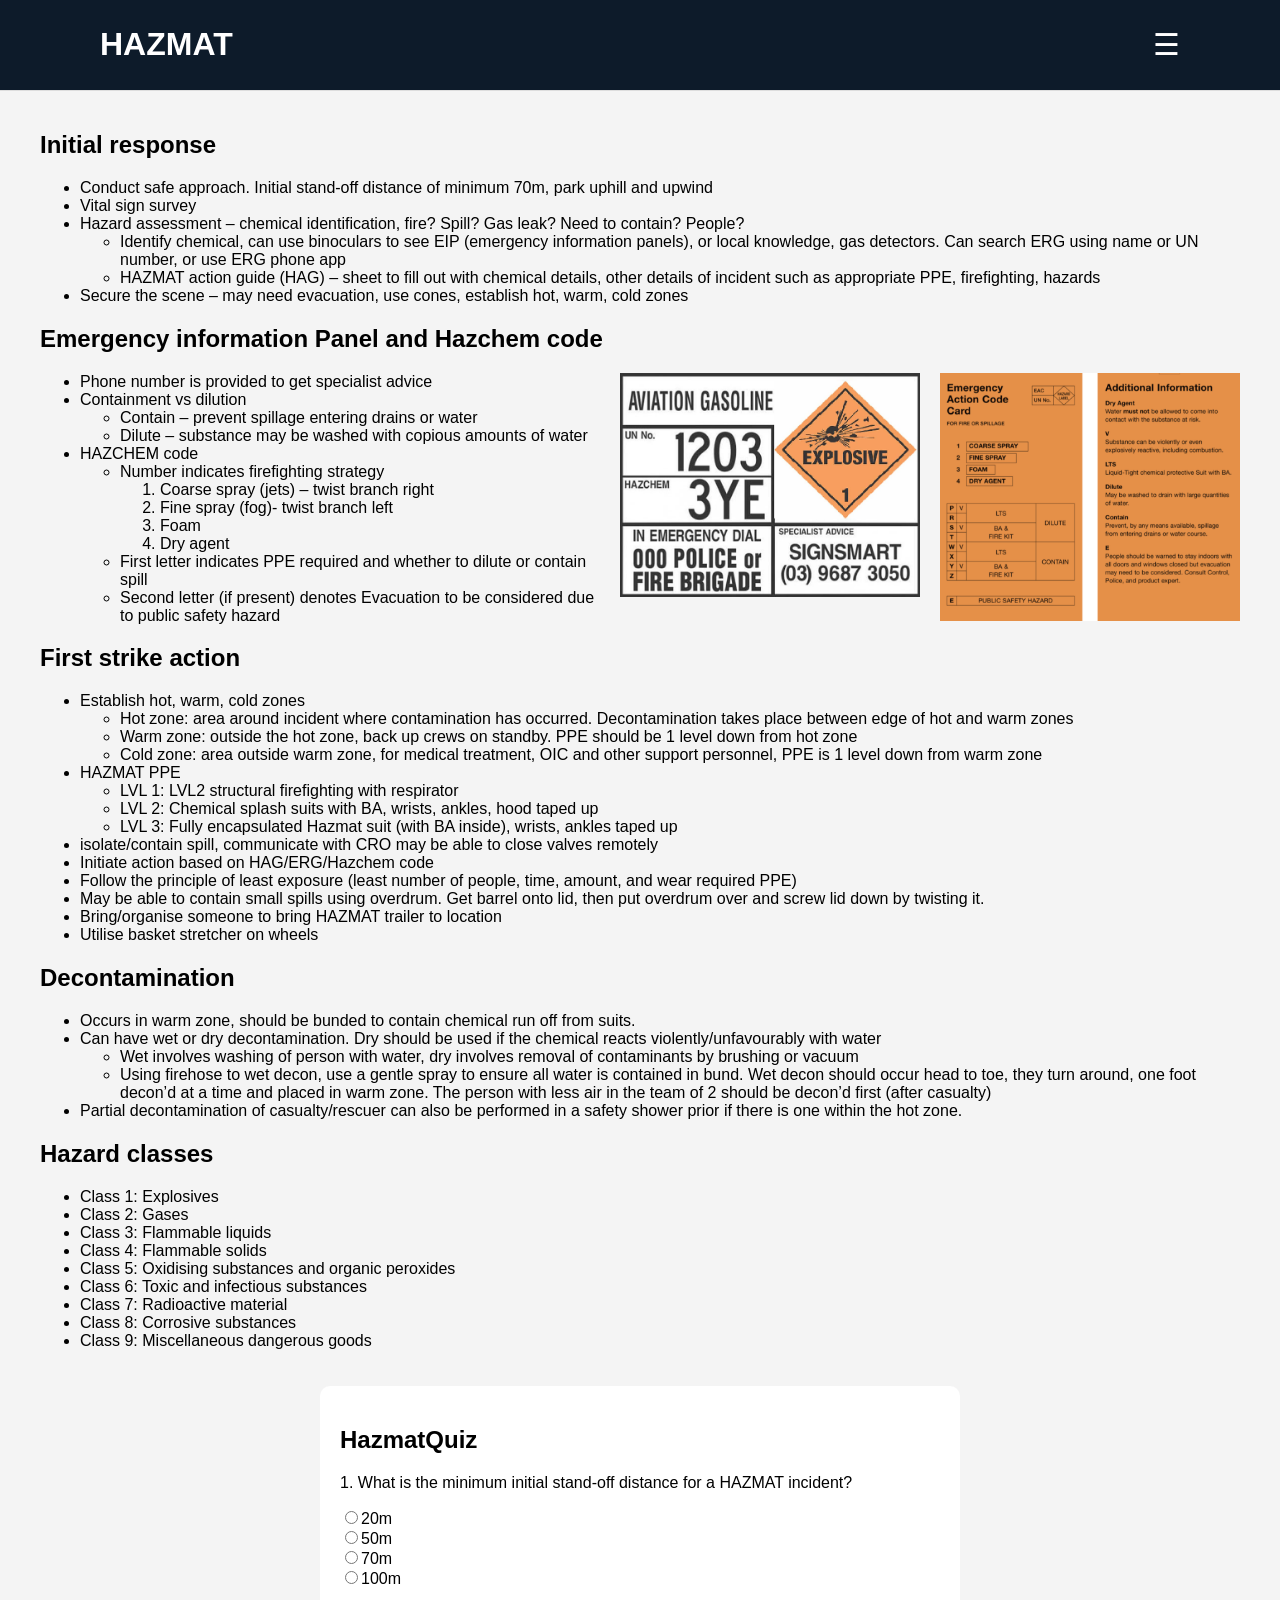
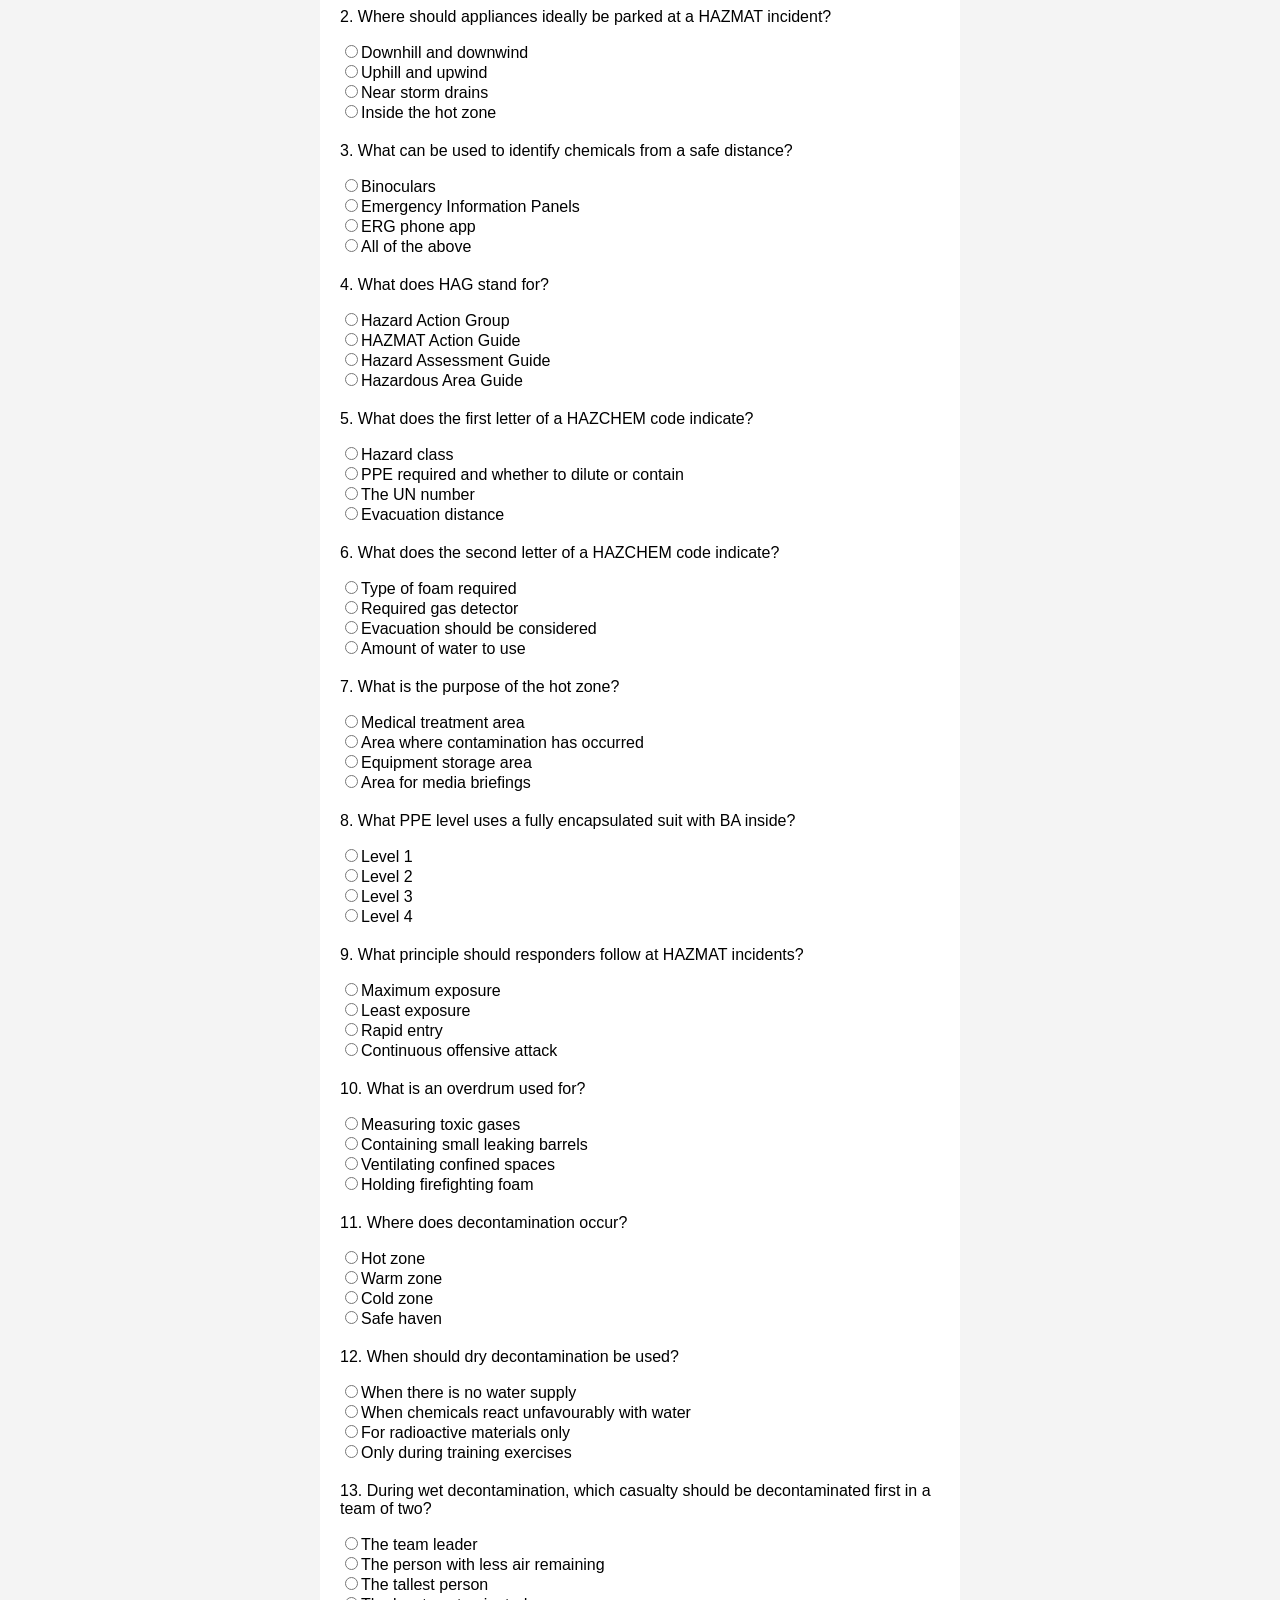
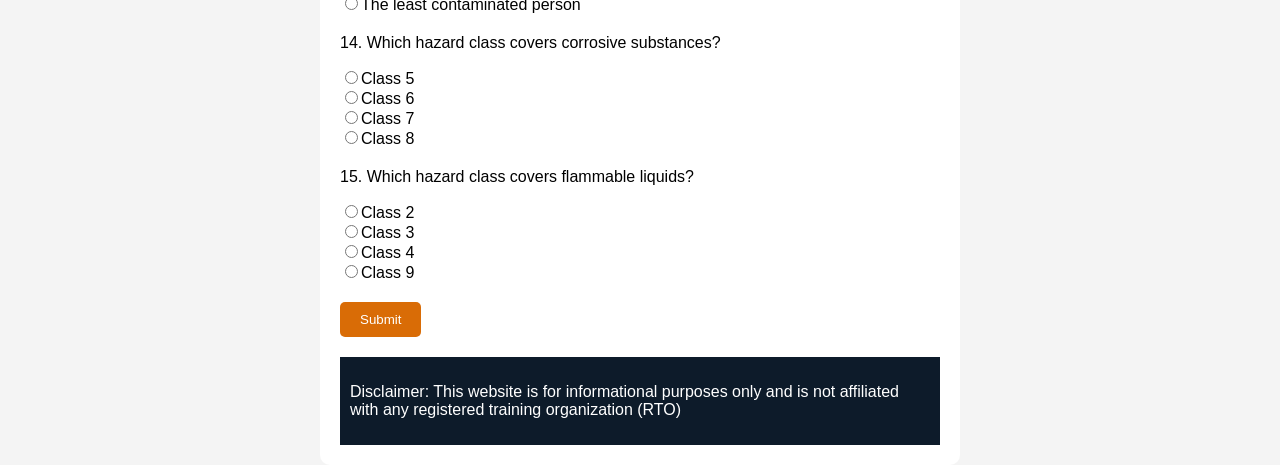
<file: Topics/HAZMAT.html>
<!DOCTYPE html>
<html lang="en">
<head>
    <meta charset="UTF-8">
    <meta name="viewport" content="width=device-width, initial-scale=1.0">
    <title>Document</title>
    <link rel="stylesheet" href="./topic.css">
    <style>
    </style>
	<script src="script.js"defer></script>
</head>
<body>
	 <header>
 <h1>HAZMAT</h1>
        <div class="menu-icon" onclick="toggleMenu()">☰</div>
          <nav id="menu" class="hidden">
		<a href="../index.html">Home</a>
        <a href="./FirstAid.html">First Aid</a>
        <a href="./FF.html">Firefighting</a>
        <a href="./VerticalRescue.html">Vertical Rescue</a>
        <a href="./RoadCrashRescue.html">Road Crash Rescue</a>
        <a href="./ConfinedSpaceRescue.html">Confined Space Rescue</a>
        <a href="./HAZMAT.html">HAZMAT</a>
		<a href="./BA.html">Breathing Apparatus</a>
    </nav>
	</header>
	<div class="container">

<p>
<h2>Initial response</h2>
<ul>
    <li>Conduct safe approach. Initial stand-off distance of minimum 70m, park uphill and upwind</li>
    <li>Vital sign survey</li>
    <li>Hazard assessment – chemical identification, fire? Spill? Gas leak? Need to contain? People?</li>
	<ul>
		<li> Identify chemical, can use binoculars to see EIP (emergency information panels), or local knowledge, gas detectors. Can search ERG using name or UN number, or use ERG phone app</li>
		<li> HAZMAT action guide (HAG) – sheet to fill out with chemical details, other details of incident such as appropriate PPE, firefighting, hazards</li>
	</ul>
        <li>Secure the scene – may need evacuation, use cones, establish hot, warm, cold zones</li>
</ul>
</p>

<p> 
<h2>Emergency information Panel and Hazchem code</h2>
<img src="../assets/images/HAG.png" alt="HAG" width="400" class="float-img-right">
<img src="../assets/images/EIP.png" alt="EIP" width="400" class="float-img-right">
<ul>
    <li>Phone number is provided to get specialist advice</li>
    <li>Containment vs dilution</li>
	<ul>
		<li>Contain – prevent spillage entering drains or water</li>
		<li>Dilute – substance may be washed with copious amounts of water</li>
	</ul>
    <li>HAZCHEM code</li>
	<ul>
		<li>Number indicates firefighting strategy</li>
		<ol>
			<li>Coarse spray (jets) – twist branch right</li>
			<li>Fine spray (fog)- twist branch left</li>
			<li>Foam</li>
			<li>Dry agent</li>
		</ol>
		<li>First letter indicates PPE required and whether to dilute or contain spill</li>
		<li>Second letter (if present) denotes Evacuation to be considered due to public safety hazard</li>
	</ul>
</ul>
</p>

<p>
<h2>First strike action</h2>
<ul>
	<li>Establish hot, warm, cold zones</li>
	<ul>
		<li> Hot zone: area around incident where contamination has occurred. Decontamination takes place between edge of hot and warm zones</li>
		<li>Warm zone: outside the hot zone, back up crews on standby. PPE should be 1 level down from hot zone</li>
		<li>Cold zone: area outside warm zone, for medical treatment, OIC and other support personnel, PPE is 1 level down from warm zone</li>
	</ul>
    <li>HAZMAT PPE</li>
	<ul>
		<li>LVL 1: LVL2 structural firefighting with respirator</li>
		<li>LVL 2: Chemical splash suits with BA, wrists, ankles, hood taped up</li>
		<li>LVL 3: Fully encapsulated Hazmat suit (with BA inside), wrists, ankles taped up</li>
	</ul>
	<li>isolate/contain spill, communicate with CRO may be able to close valves remotely</li>
	<li>Initiate action based on HAG/ERG/Hazchem code</li>
	<li>Follow the principle of least exposure (least number of people, time, amount, and wear required PPE)</li>
	<li>May be able to contain small spills using overdrum. Get barrel onto lid, then put overdrum over and screw lid down by twisting it.</li>
	<li>Bring/organise someone to bring HAZMAT trailer to location</li>
	<li>Utilise basket stretcher on wheels</li>
</ul>
</p>
 
<p>
<h2>Decontamination</h2>
<ul>
	<li>Occurs in warm zone, should be bunded to contain chemical run off from suits.</li>
	<li>Can have wet or dry decontamination. Dry should be used if the chemical reacts violently/unfavourably with water</li>
	<ul>
		<li>Wet involves washing of person with water, dry involves removal of contaminants by brushing or vacuum</li>
		<li>Using firehose to wet decon, use a gentle spray to ensure all water is contained in bund. Wet decon should occur head to toe, they turn around, one foot decon’d at a time and placed in warm zone. The person with less air in the team of 2 should be decon’d first (after casualty)</li>
	</ul>
	<li>Partial decontamination of casualty/rescuer can also be performed in a safety shower prior if there is one within the hot zone.</li>
</ul>
</p>

<p>
<h2>Hazard classes</h2>
    <ul>
        <li>Class 1: Explosives</li>
        <li>Class 2: Gases</li>
        <li>Class 3: Flammable liquids</li>
        <li>Class 4: Flammable solids</li>
        <li>Class 5: Oxidising substances and organic peroxides</li>
        <li>Class 6: Toxic and infectious substances</li>
        <li>Class 7: Radioactive material</li>
        <li>Class 8: Corrosive substances</li>
        <li>Class 9: Miscellaneous dangerous goods</li>
    </ul>
</p>
</div>

<div class="quiz-container">
  <h2>HazmatQuiz</h2>
<div class="question">
    <p>1. What is the minimum initial stand-off distance for a HAZMAT incident?</p>
    <label><input type="radio" name="q1" value="0">20m</label><br>
    <label><input type="radio" name="q1" value="0">50m</label><br>
    <label><input type="radio" name="q1" value="1">70m</label><br>
    <label><input type="radio" name="q1" value="0">100m</label><br>
</div>

<div class="question">
    <p>2. Where should appliances ideally be parked at a HAZMAT incident?</p>
    <label><input type="radio" name="q2" value="0">Downhill and downwind</label><br>
    <label><input type="radio" name="q2" value="1">Uphill and upwind</label><br>
    <label><input type="radio" name="q2" value="0">Near storm drains</label><br>
    <label><input type="radio" name="q2" value="0">Inside the hot zone</label><br>
</div>

<div class="question">
    <p>3. What can be used to identify chemicals from a safe distance?</p>
    <label><input type="radio" name="q3" value="0">Binoculars</label><br>
    <label><input type="radio" name="q3" value="0">Emergency Information Panels</label><br>
    <label><input type="radio" name="q3" value="0">ERG phone app</label><br>
    <label><input type="radio" name="q3" value="1">All of the above</label><br>
</div>

<div class="question">
    <p>4. What does HAG stand for?</p>
    <label><input type="radio" name="q4" value="0">Hazard Action Group</label><br>
    <label><input type="radio" name="q4" value="1">HAZMAT Action Guide</label><br>
    <label><input type="radio" name="q4" value="0">Hazard Assessment Guide</label><br>
    <label><input type="radio" name="q4" value="0">Hazardous Area Guide</label><br>
</div>

<div class="question">
    <p>5. What does the first letter of a HAZCHEM code indicate?</p>
    <label><input type="radio" name="q5" value="0">Hazard class</label><br>
    <label><input type="radio" name="q5" value="1">PPE required and whether to dilute or contain</label><br>
    <label><input type="radio" name="q5" value="0">The UN number</label><br>
    <label><input type="radio" name="q5" value="0">Evacuation distance</label><br>
</div>

<div class="question">
    <p>6. What does the second letter of a HAZCHEM code indicate?</p>
    <label><input type="radio" name="q6" value="0">Type of foam required</label><br>
    <label><input type="radio" name="q6" value="0">Required gas detector</label><br>
    <label><input type="radio" name="q6" value="1">Evacuation should be considered</label><br>
    <label><input type="radio" name="q6" value="0">Amount of water to use</label><br>
</div>

<div class="question">
    <p>7. What is the purpose of the hot zone?</p>
    <label><input type="radio" name="q7" value="0">Medical treatment area</label><br>
    <label><input type="radio" name="q7" value="1">Area where contamination has occurred</label><br>
    <label><input type="radio" name="q7" value="0">Equipment storage area</label><br>
    <label><input type="radio" name="q7" value="0">Area for media briefings</label><br>
</div>

<div class="question">
    <p>8. What PPE level uses a fully encapsulated suit with BA inside?</p>
    <label><input type="radio" name="q8" value="0">Level 1</label><br>
    <label><input type="radio" name="q8" value="0">Level 2</label><br>
    <label><input type="radio" name="q8" value="1">Level 3</label><br>
    <label><input type="radio" name="q8" value="0">Level 4</label><br>
</div>

<div class="question">
    <p>9. What principle should responders follow at HAZMAT incidents?</p>
    <label><input type="radio" name="q9" value="0">Maximum exposure</label><br>
    <label><input type="radio" name="q9" value="1">Least exposure</label><br>
    <label><input type="radio" name="q9" value="0">Rapid entry</label><br>
    <label><input type="radio" name="q9" value="0">Continuous offensive attack</label><br>
</div>

<div class="question">
    <p>10. What is an overdrum used for?</p>
    <label><input type="radio" name="q10" value="0">Measuring toxic gases</label><br>
    <label><input type="radio" name="q10" value="1">Containing small leaking barrels</label><br>
    <label><input type="radio" name="q10" value="0">Ventilating confined spaces</label><br>
    <label><input type="radio" name="q10" value="0">Holding firefighting foam</label><br>
</div>

<div class="question">
    <p>11. Where does decontamination occur?</p>
    <label><input type="radio" name="q11" value="0">Hot zone</label><br>
    <label><input type="radio" name="q11" value="1">Warm zone</label><br>
    <label><input type="radio" name="q11" value="0">Cold zone</label><br>
    <label><input type="radio" name="q11" value="0">Safe haven</label><br>
</div>

<div class="question">
    <p>12. When should dry decontamination be used?</p>
    <label><input type="radio" name="q12" value="0">When there is no water supply</label><br>
    <label><input type="radio" name="q12" value="1">When chemicals react unfavourably with water</label><br>
    <label><input type="radio" name="q12" value="0">For radioactive materials only</label><br>
    <label><input type="radio" name="q12" value="0">Only during training exercises</label><br>
</div>

<div class="question">
    <p>13. During wet decontamination, which casualty should be decontaminated first in a team of two?</p>
    <label><input type="radio" name="q13" value="0">The team leader</label><br>
    <label><input type="radio" name="q13" value="1">The person with less air remaining</label><br>
    <label><input type="radio" name="q13" value="0">The tallest person</label><br>
    <label><input type="radio" name="q13" value="0">The least contaminated person</label><br>
</div>

<div class="question">
    <p>14. Which hazard class covers corrosive substances?</p>
    <label><input type="radio" name="q14" value="0">Class 5</label><br>
    <label><input type="radio" name="q14" value="0">Class 6</label><br>
    <label><input type="radio" name="q14" value="0">Class 7</label><br>
    <label><input type="radio" name="q14" value="1">Class 8</label><br>
</div>

<div class="question">
    <p>15. Which hazard class covers flammable liquids?</p>
    <label><input type="radio" name="q15" value="0">Class 2</label><br>
    <label><input type="radio" name="q15" value="1">Class 3</label><br>
    <label><input type="radio" name="q15" value="0">Class 4</label><br>
    <label><input type="radio" name="q15" value="0">Class 9</label><br>
</div>
  <button onclick="checkAnswers()">Submit</button>

  <p id="result"></p>
<footer>
    <p>Disclaimer: This website is for informational purposes only and is not affiliated with any registered training organization (RTO)</p>
</footer>

</body>
</html>
</file>
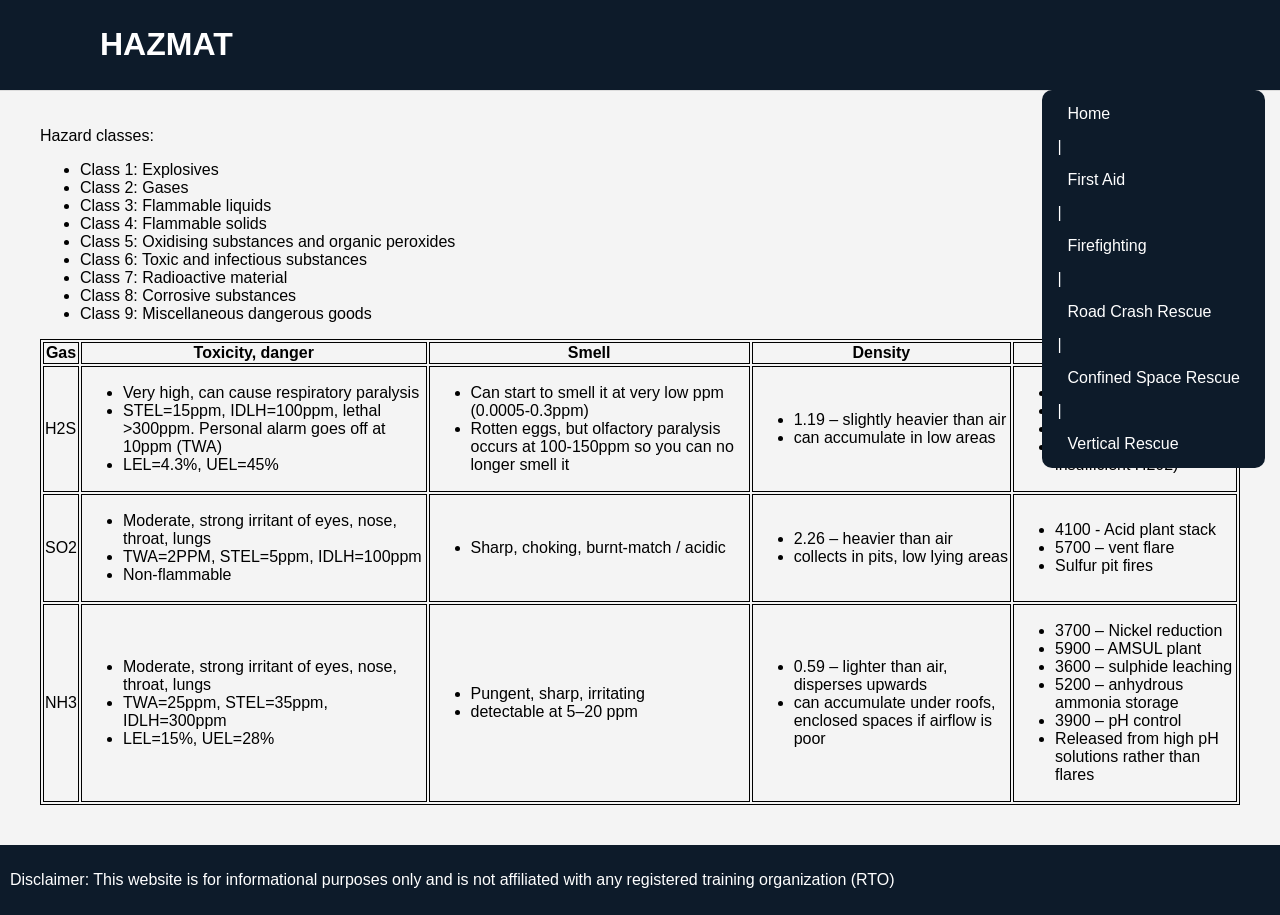
<file: Topics/MMO.html>
<!DOCTYPE html>
<html lang="en">
<head>
    <meta charset="UTF-8">
    <meta name="viewport" content="width=device-width, initial-scale=1.0">
    <title>Document</title>
    <link rel="stylesheet" href="./topic.css">
    <style>
		 table, th, td {
    border: 1px solid black;
  }
    </style>
</head>
<body>
	 <header>
 <h1>HAZMAT</h1>
  <nav>
        <a href="../index.html">Home</a> |
        <a href="./FirstAid.html">First Aid</a> |
        <a href="./FF.html">Firefighting</a> |
        <a href="./RoadCrashRescue.html">Road Crash Rescue</a> |
        <a href="./ConfinedSpaceRescue.html">Confined Space Rescue</a> |
        <a href="./VerticalRescue.html">Vertical Rescue</a>
    </nav>
	</header>
	<div class="container">

<p>Hazard classes:
    <ul>
        <li>Class 1: Explosives</li>
        <li>Class 2: Gases</li>
        <li>Class 3: Flammable liquids</li>
        <li>Class 4: Flammable solids</li>
        <li>Class 5: Oxidising substances and organic peroxides</li>
        <li>Class 6: Toxic and infectious substances</li>
        <li>Class 7: Radioactive material</li>
        <li>Class 8: Corrosive substances</li>
        <li>Class 9: Miscellaneous dangerous goods</li>
    </ul></p>

<table>
<tr>
	<th>Gas</th>
<th>Toxicity, danger</th>
	<th>Smell</th>
	<th>Density</th>
	<th>Source</th>
</tr>
<tr>
	<td>H2S</td>
	<td>
	<ul>
		<li> Very high, can cause respiratory paralysis</li>
		<li> STEL=15ppm, IDLH=100ppm, lethal >300ppm. Personal alarm goes off at 10ppm (TWA)</li>
		<li> LEL=4.3%, UEL=45%</li>
	</ul>
	</td>
<td>
	<ul>
		<li> Can start to smell it at very low ppm (0.0005-0.3ppm)</li>
		<li> Rotten eggs, but olfactory paralysis occurs at 100-150ppm so you can no longer smell it </li>
	</ul>
	</td>




<td>
	<ul>
		<li> 1.19 – slightly heavier than air</li>
		<li> can accumulate in low areas </li>
	</ul>
	</td>

<td>
	<ul>
		<li> 3400 – pre-reduction</li>
		<li> 3500 – sulphide prep</li>
<li> 3600 – sulphide leaching</li>
		<li> 3300 (from NBL line if insufficient H202)</li>
	</ul>
	</td>
</tr>
<tr>
	<td>SO2</td>
	<td>
	<ul>
		<li> Moderate, strong irritant of eyes, nose, throat, lungs</li>
		<li> TWA=2PPM, STEL=5ppm, IDLH=100ppm</li>
		<li> Non-flammable </li>
	</ul>
	</td>
<td>
	<ul>
		<li> Sharp, choking, burnt-match / acidic </li>
	</ul>
	</td>

<td>
	<ul>
		<li> 2.26 – heavier than air </li>
		<li> collects in pits, low lying areas </li>
	</ul>
	</td>

<td>
	<ul>
		<li> 4100 - Acid plant stack</li>
		<li> 5700 – vent flare</li>
<li> Sulfur pit fires </li>
	</ul>
	</td>
</tr>

<tr>
	<td>NH3</td>
	<td>
	<ul>
		<li> Moderate, strong irritant of eyes, nose, throat, lungs</li>
		<li> TWA=25ppm, STEL=35ppm, IDLH=300ppm</li>
		<li> LEL=15%, UEL=28%</li>
	</ul>
	</td>
<td>
	<ul>
		<li> Pungent, sharp, irritating </li>
<li> detectable at 5–20 ppm </li>
	</ul>
	</td>

<td>
	<ul>
		<li> 0.59 – lighter than air, disperses upwards </li>
		<li> can accumulate under roofs, enclosed spaces if airflow is poor </li>
	</ul>
	</td>

<td>
	<ul>
		<li> 3700 – Nickel reduction</li>
		<li> 5900 – AMSUL plant</li>
<li> 3600 – sulphide leaching</li>
<li> 5200 – anhydrous ammonia storage</li>
<li> 3900 – pH control</li>
<li> Released from high pH solutions rather than flares </li>
	</ul>
	</td>
</tr>
</table>
</div>
<footer>
    <p>Disclaimer: This website is for informational purposes only and is not affiliated with any registered training organization (RTO)</p>
</footer>

</body>
</html>
</file>
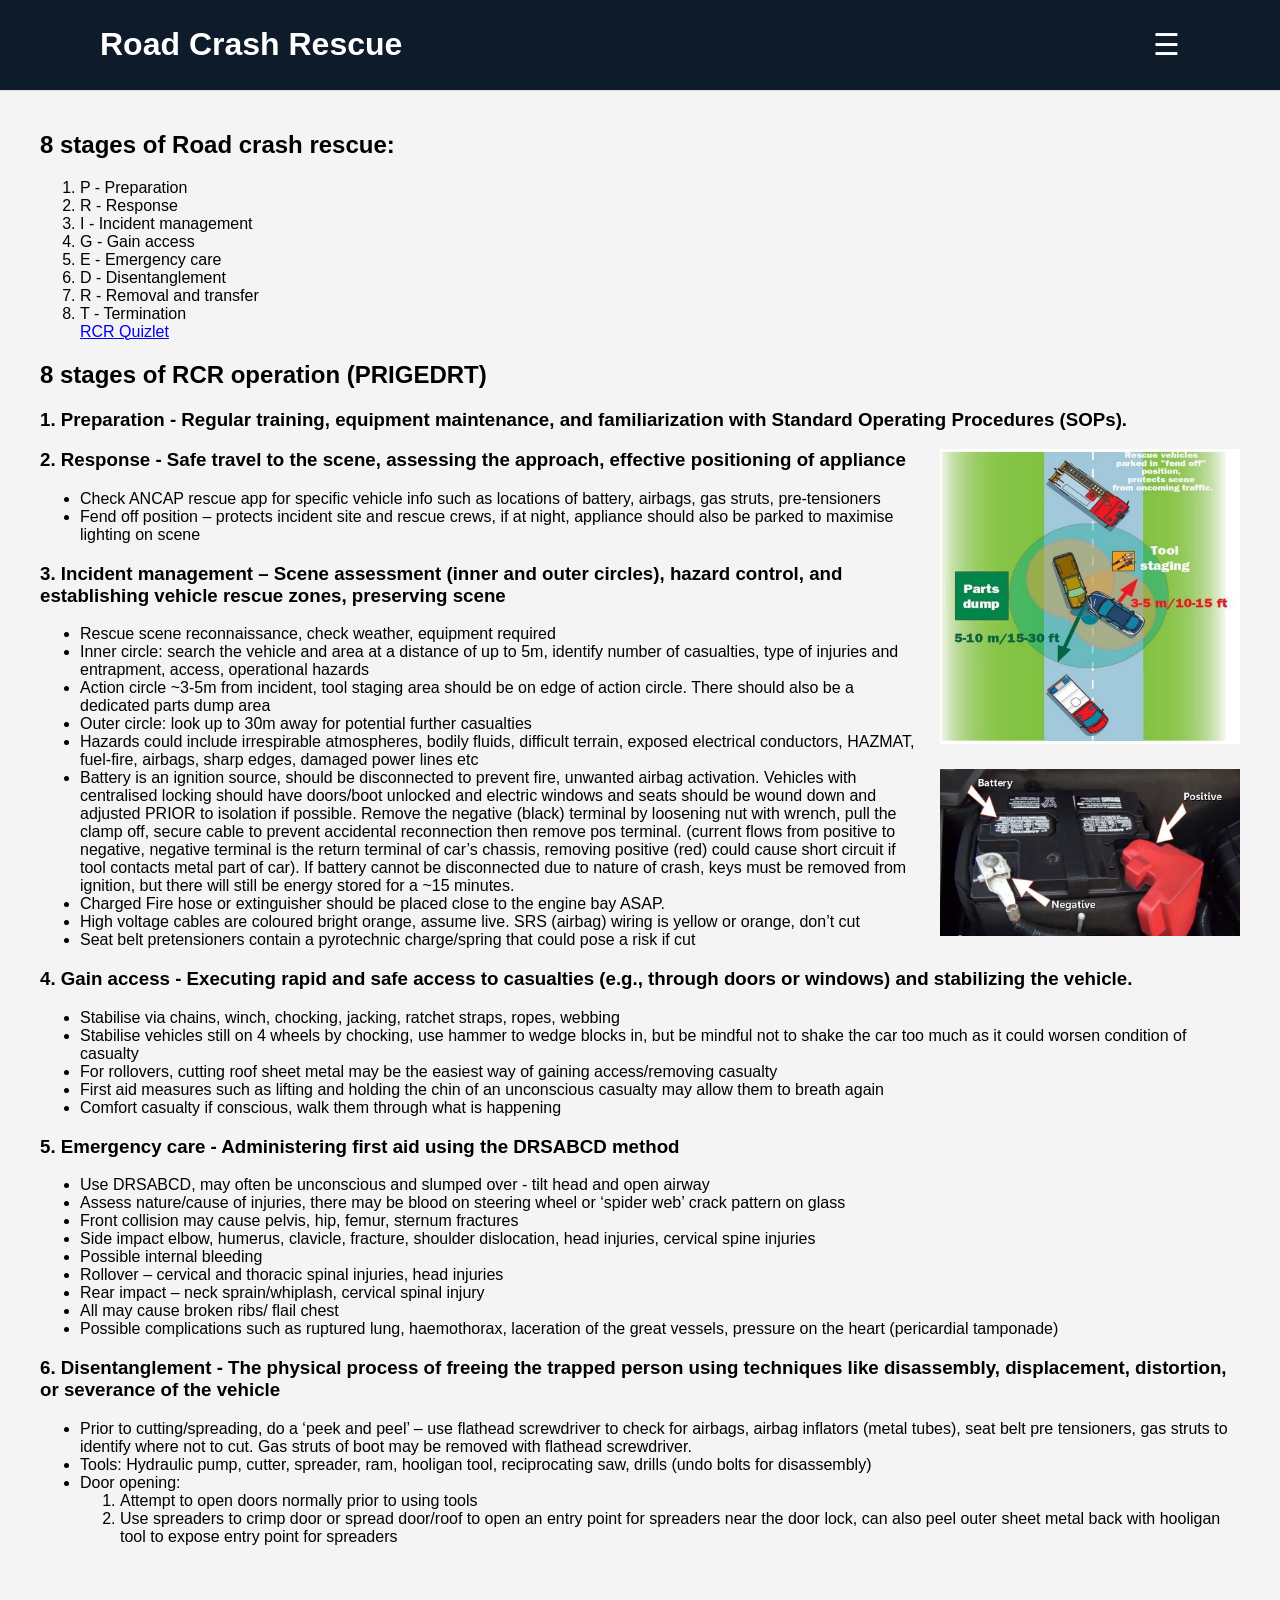
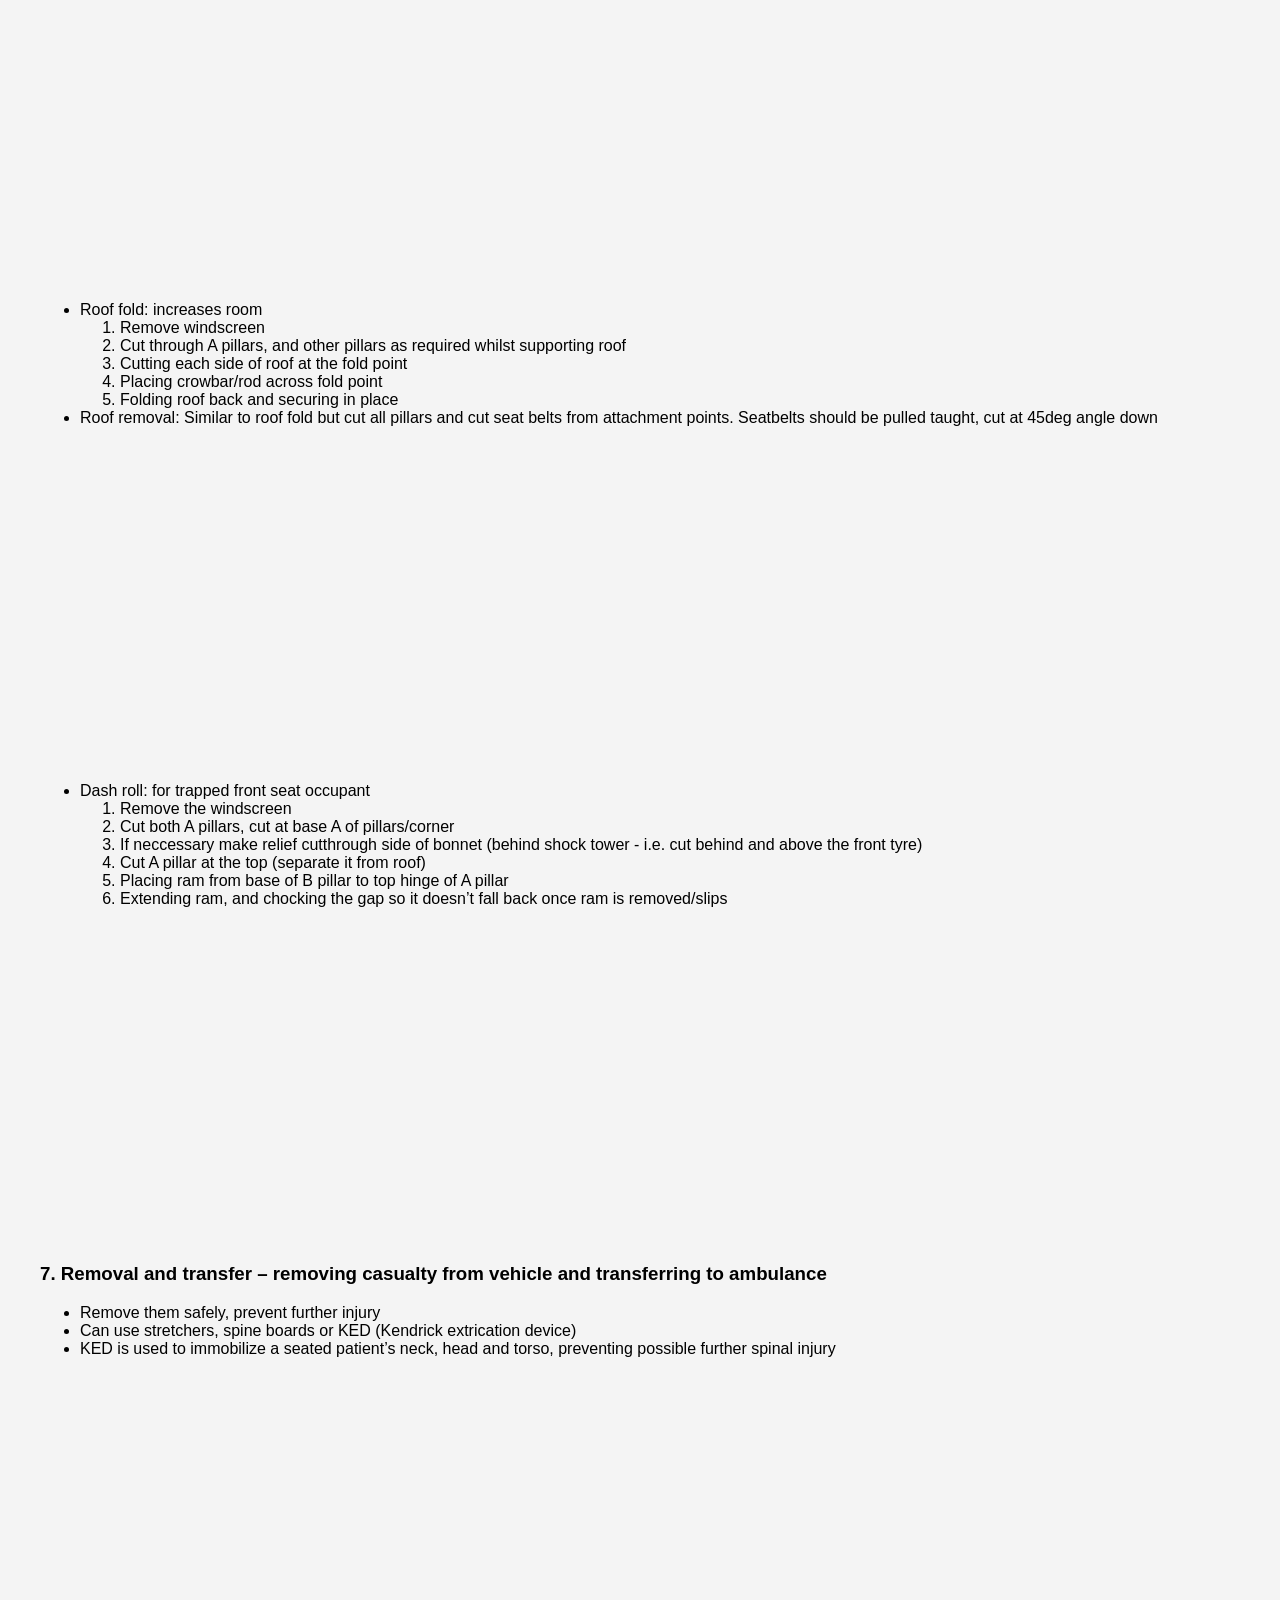
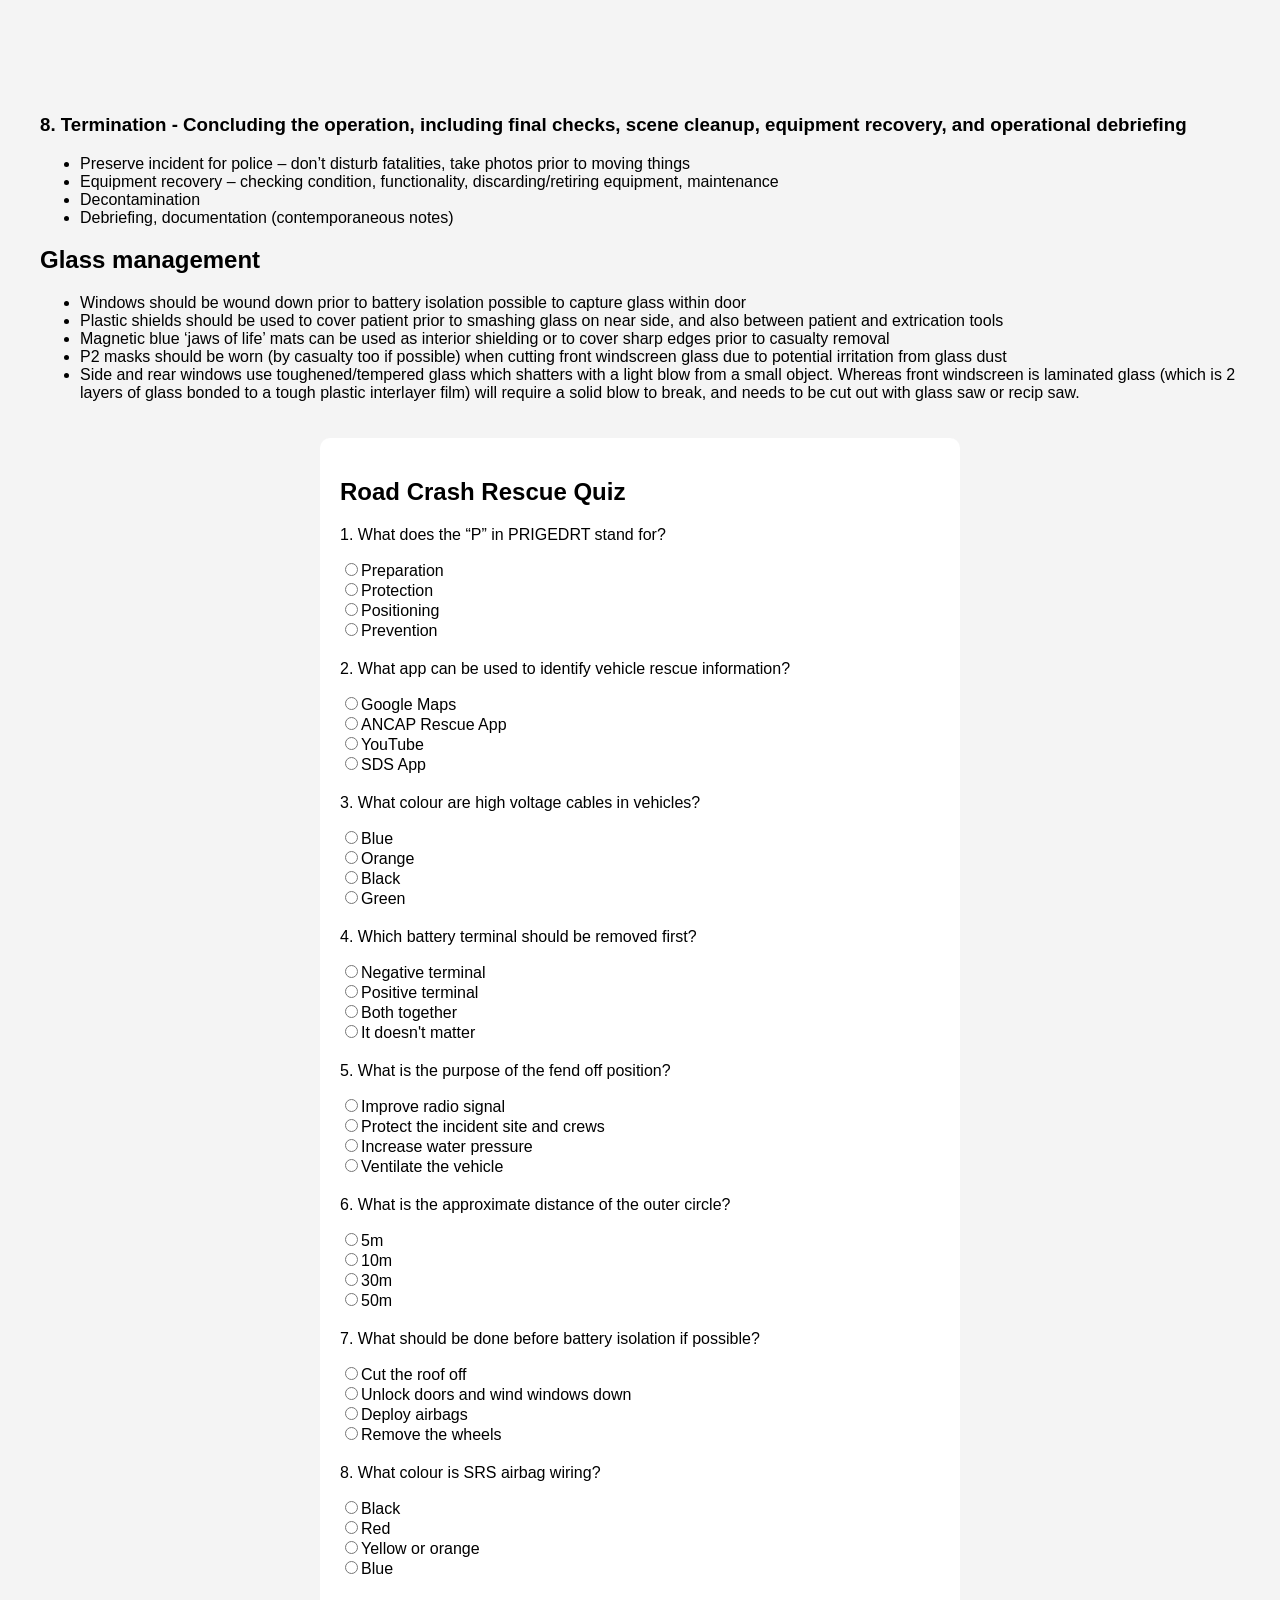
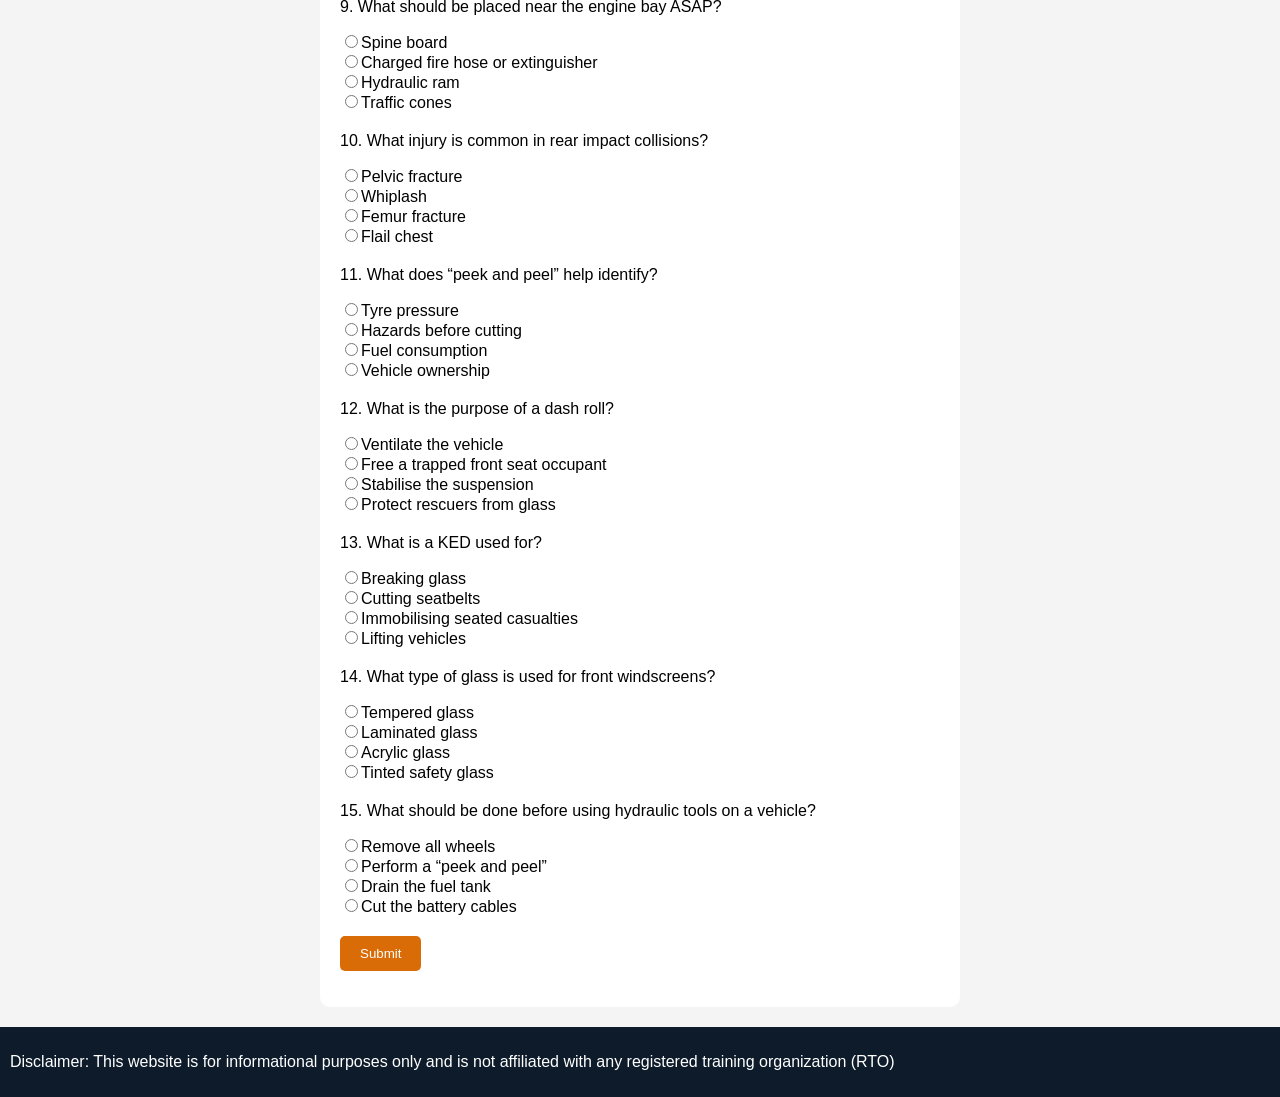
<file: Topics/RoadCrashRescue.html>
<!DOCTYPE html>
<html lang="en">
<head>
    <meta charset="UTF-8">
    <meta name="viewport" content="width=device-width, initial-scale=1.0">
    <title>Document</title>
    <link rel="stylesheet" href="./topic.css">
    <style>

    </style>
    <script src="script.js"defer></script>
</head>
<body>
    <header>
        <h1>Road Crash Rescue</h1>
        <div class="menu-icon" onclick="toggleMenu()">☰</div>
          <nav id="menu" class="hidden">
        <a href="../index.html">Home</a>
        <a href="./FirstAid.html">First Aid</a>
        <a href="./FF.html">Firefighting</a>
        <a href="./VerticalRescue.html">Vertical Rescue</a>
        <a href="./RoadCrashRescue.html">Road Crash Rescue</a>
        <a href="./ConfinedSpaceRescue.html">Confined Space Rescue</a>
        <a href="./HAZMAT.html">HAZMAT</a>
        <a href="./BA.html">Breathing Apparatus</a>
    </nav>
    </header>

    <div class="container">
<p>
    <h2>8 stages of Road crash rescue:</h2>
    <ol>
        <li>P - Preparation</li>
        <li>R - Response</li>
        <li>I - Incident management</li>
        <li>G - Gain access</li>
        <li>E - Emergency care</li>
        <li>D - Disentanglement</li>
        <li>R - Removal and transfer</li>
        <li>T - Termination</li>
    <a href="https://quizlet.com/au/703567213/8-stages-of-rcr-road-crash-rescue-flash-cards/">RCR Quizlet</a>
    </ol>
</p>


<h2>8 stages of RCR operation (PRIGEDRT)</h2>

<p><h3>1. Preparation - Regular training, equipment maintenance, and familiarization with Standard Operating Procedures (SOPs).</h3></p>
<p>
    <img src="../assets/images/fendoff.jpg" alt="fendoff" width="400" class="float-img-right">
    <h3>2. Response - Safe travel to the scene, assessing the approach, effective positioning of appliance</h3>
    <ul>
        <li>Check ANCAP rescue app for specific vehicle info such as locations of battery, airbags, gas struts, pre-tensioners</li>
        <li>Fend off position – protects incident site and rescue crews, if at night, appliance should also be parked to maximise lighting on scene</li>
    </ul>
</p>
<p><h3>3. Incident management – Scene assessment (inner and outer circles), hazard control, and establishing vehicle rescue zones, preserving scene</h3>
    <ul>
        <li>Rescue scene reconnaissance, check weather, equipment required</li>
        <li>Inner circle: search the vehicle and area at a distance of up to 5m, identify number of casualties, type of injuries and entrapment, access, operational hazards</li>
        <li>Action circle ~3-5m from incident, tool staging area should be on edge of action circle. There should also be a dedicated parts dump area</li>
        <li>Outer circle: look up to 30m away for potential further casualties</li>
        <li>Hazards could include irrespirable atmospheres, bodily fluids, difficult terrain, exposed electrical conductors, HAZMAT, fuel-fire, airbags, sharp edges, damaged power lines etc</li>
        <img src="../assets/images/battery.webp" alt="battery" width="400" class="float-img-right">
        <li>Battery is an ignition source, should be disconnected to prevent fire, unwanted airbag activation. Vehicles with centralised locking should have doors/boot unlocked and electric windows and seats should be wound down and adjusted PRIOR to isolation if possible. Remove the negative (black) terminal by loosening nut with wrench, pull the clamp off, secure cable to prevent accidental reconnection then remove pos terminal. (current flows from positive to negative, negative terminal is the return terminal of car’s chassis, removing positive (red) could cause short circuit if tool contacts metal part of car). If battery cannot be disconnected due to nature of crash, keys must be removed from ignition, but there will still be energy stored for a ~15 minutes.</li>
        <li>Charged Fire hose or extinguisher should be placed close to the engine bay ASAP.</li>
        <li>High voltage cables are coloured bright orange, assume live. SRS (airbag) wiring is yellow or orange, don’t cut</li>
        <li>Seat belt pretensioners contain a pyrotechnic charge/spring that could pose a risk if cut</li>
    </ul>
</p>
<p><h3>4. Gain access - Executing rapid and safe access to casualties (e.g., through doors or windows) and stabilizing the vehicle.</h3>
    <ul>
        <li>Stabilise via chains, winch, chocking, jacking, ratchet straps, ropes, webbing</li>
        <li>Stabilise vehicles still on 4 wheels by chocking, use hammer to wedge blocks in, but be mindful not to shake the car too much as it could worsen condition of casualty</li>
        <li>For rollovers, cutting roof sheet metal may be the easiest way of gaining access/removing casualty</li>
        <li>First aid measures such as lifting and holding the chin of an unconscious casualty may allow them to breath again</li>
        <li>Comfort casualty if conscious, walk them through what is happening</li>
    </ul>
</p>
<p><h3>5. Emergency care - Administering first aid using the DRSABCD method</h3>
<ul>
    <li>Use DRSABCD, may often be unconscious and slumped over - tilt head and open airway</li>
    <li>Assess nature/cause of injuries, there may be blood on steering wheel or ‘spider web’ crack pattern on glass</li>
    <li>Front collision may cause pelvis, hip, femur, sternum fractures</li>
    <li>Side impact elbow, humerus, clavicle, fracture, shoulder dislocation, head injuries, cervical spine injuries</li>
    <li>Possible internal bleeding</li>
    <li>Rollover – cervical and thoracic spinal injuries, head injuries</li>
    <li>Rear impact – neck sprain/whiplash, cervical spinal injury</li>
    <li>All may cause broken ribs/ flail chest</li>
    <li>Possible complications such as ruptured lung, haemothorax, laceration of the great vessels, pressure on the heart (pericardial tamponade)</li>
</ul>
</p>
<p><h3>6. Disentanglement - The physical process of freeing the trapped person using techniques like disassembly, displacement, distortion, or severance of the vehicle</h3>
    <ul>
    <li>Prior to cutting/spreading, do a ‘peek and peel’ – use flathead screwdriver to check for airbags, airbag inflators (metal tubes), seat belt pre tensioners, gas struts to identify where not to cut. Gas struts of boot may be removed with flathead screwdriver.</li>
    <li>Tools: Hydraulic pump, cutter, spreader, ram, hooligan tool, reciprocating saw, drills (undo bolts for disassembly)</li>
    <li>Door opening:</li>
    <ol>
        <li>Attempt to open doors normally prior to using tools</li>
        <li>Use spreaders to crimp door or spread door/roof to open an entry point for spreaders near the door lock, can also peel outer sheet metal back with hooligan tool to expose entry point for spreaders</li>
    </ol>
        <br><iframe width="560" height="315" src="https://www.youtube.com/embed/z59cz0wPsiU?si=nEe7065XXxoRNUXV" title="YouTube video player" frameborder="0" allow="accelerometer; autoplay; clipboard-write; encrypted-media; gyroscope; picture-in-picture; web-share" referrerpolicy="strict-origin-when-cross-origin" allowfullscreen></iframe>
    <br><br><li>Roof fold: increases room</li>
    <ol>
        <li>Remove windscreen</li>
        <li>Cut through A pillars, and other pillars as required whilst supporting roof</li>
        <li>Cutting each side of roof at the fold point</li>
        <li>Placing crowbar/rod across fold point</li>
        <li>Folding roof back and securing in place</li>
    </ol>
    <li>Roof removal: Similar to roof fold but cut all pillars and cut seat belts from attachment points. Seatbelts should be pulled taught, cut at 45deg angle down</li>
    <br><iframe width="560" height="315" src="https://www.youtube.com/embed/Y40h66mH75o?si=pyLF6zdPuGGCpcXR" title="YouTube video player" frameborder="0" allow="accelerometer; autoplay; clipboard-write; encrypted-media; gyroscope; picture-in-picture; web-share" referrerpolicy="strict-origin-when-cross-origin" allowfullscreen></iframe>
    <br><br><li>Dash roll: for trapped front seat occupant</li>
    <ol>
        <li>Remove the windscreen</li>
        <li>Cut both A pillars, cut at base A of pillars/corner</li>
        <li>If neccessary make relief cutthrough side of bonnet (behind shock tower - i.e. cut behind and above the front tyre) </li>
        <li>Cut A pillar at the top (separate it from roof)</li>
        <li>Placing ram from base of B pillar to top hinge of A pillar</li>
        <li>Extending ram, and chocking the gap so it doesn’t fall back once ram is removed/slips</li>
    </ol>
    <br><iframe width="560" height="315" src="https://www.youtube.com/embed/95V8Bsl9Bw0?si=wyecD9X0xwRwhd2H" title="YouTube video player" frameborder="0" allow="accelerometer; autoplay; clipboard-write; encrypted-media; gyroscope; picture-in-picture; web-share" referrerpolicy="strict-origin-when-cross-origin" allowfullscreen></iframe>
    
    </ul>
</p>
<p><h3>7. Removal and transfer – removing casualty from vehicle and transferring to ambulance</h3>
    <ul>
    <li>Remove them safely, prevent further injury</li>
    <li>Can use stretchers, spine boards or KED (Kendrick extrication device)</li>
    <li>KED is used to immobilize a seated patient’s neck, head and torso, preventing possible further spinal injury</li>
    <br><iframe width="560" height="315" src="https://www.youtube.com/embed/8EJRF7dS4Es?si=ciqL3teHud03kT-9" title="YouTube video player" frameborder="0" allow="accelerometer; autoplay; clipboard-write; encrypted-media; gyroscope; picture-in-picture; web-share" referrerpolicy="strict-origin-when-cross-origin" allowfullscreen></iframe>
    </ul>
</p>
<p><h3>8. Termination - Concluding the operation, including final checks, scene cleanup, equipment recovery, and operational debriefing</h3>
    <ul>
        <li>Preserve incident for police – don’t disturb fatalities, take photos prior to moving things</li>
        <li>Equipment recovery – checking condition, functionality, discarding/retiring equipment, maintenance</li>
        <li>Decontamination</li>
        <li>Debriefing, documentation (contemporaneous notes)</li>
    </ul></p>


<p>
<h2>Glass management</h2>
<ul>
    <li>Windows should be wound down prior to battery isolation possible to capture glass within door</li>
    <li>Plastic shields should be used to cover patient prior to smashing glass on near side, and also between patient and extrication tools</li>
    <li>Magnetic blue ‘jaws of life’ mats can be used as interior shielding or to cover sharp edges prior to casualty removal</li>
    <li>P2 masks should be worn (by casualty too if possible) when cutting front windscreen glass due to potential irritation from glass dust</li>
    <li>Side and rear windows use toughened/tempered glass which shatters with a light blow from a small object. Whereas front windscreen is laminated glass (which is 2 layers of glass bonded to a tough plastic interlayer film) will require a solid blow to break, and needs to be cut out with glass saw or recip saw.</li>
</ul>
</p>
</div>

<div class="quiz-container">
    <h2>Road Crash Rescue Quiz</h2>
<div class="question">
    <p>1. What does the “P” in PRIGEDRT stand for?</p>
    <label><input type="radio" name="q1" value="1">Preparation</label><br>
    <label><input type="radio" name="q1" value="0">Protection</label><br>
    <label><input type="radio" name="q1" value="0">Positioning</label><br>
    <label><input type="radio" name="q1" value="0">Prevention</label><br>
</div>

<div class="question">
    <p>2. What app can be used to identify vehicle rescue information?</p>
    <label><input type="radio" name="q2" value="0">Google Maps</label><br>
    <label><input type="radio" name="q2" value="1">ANCAP Rescue App</label><br>
    <label><input type="radio" name="q2" value="0">YouTube</label><br>
    <label><input type="radio" name="q2" value="0">SDS App</label><br>
</div>

<div class="question">
    <p>3. What colour are high voltage cables in vehicles?</p>
    <label><input type="radio" name="q3" value="0">Blue</label><br>
    <label><input type="radio" name="q3" value="1">Orange</label><br>
    <label><input type="radio" name="q3" value="0">Black</label><br>
    <label><input type="radio" name="q3" value="0">Green</label><br>
</div>

<div class="question">
    <p>4. Which battery terminal should be removed first?</p>
    <label><input type="radio" name="q4" value="1">Negative terminal</label><br>
    <label><input type="radio" name="q4" value="0">Positive terminal</label><br>
    <label><input type="radio" name="q4" value="0">Both together</label><br>
    <label><input type="radio" name="q4" value="0">It doesn't matter</label><br>
</div>

<div class="question">
    <p>5. What is the purpose of the fend off position?</p>
    <label><input type="radio" name="q5" value="0">Improve radio signal</label><br>
    <label><input type="radio" name="q5" value="1">Protect the incident site and crews</label><br>
    <label><input type="radio" name="q5" value="0">Increase water pressure</label><br>
    <label><input type="radio" name="q5" value="0">Ventilate the vehicle</label><br>
</div>

<div class="question">
    <p>6. What is the approximate distance of the outer circle?</p>
    <label><input type="radio" name="q6" value="0">5m</label><br>
    <label><input type="radio" name="q6" value="0">10m</label><br>
    <label><input type="radio" name="q6" value="1">30m</label><br>
    <label><input type="radio" name="q6" value="0">50m</label><br>
</div>

<div class="question">
    <p>7. What should be done before battery isolation if possible?</p>
    <label><input type="radio" name="q7" value="0">Cut the roof off</label><br>
    <label><input type="radio" name="q7" value="1">Unlock doors and wind windows down</label><br>
    <label><input type="radio" name="q7" value="0">Deploy airbags</label><br>
    <label><input type="radio" name="q7" value="0">Remove the wheels</label><br>
</div>

<div class="question">
    <p>8. What colour is SRS airbag wiring?</p>
    <label><input type="radio" name="q8" value="0">Black</label><br>
    <label><input type="radio" name="q8" value="0">Red</label><br>
    <label><input type="radio" name="q8" value="1">Yellow or orange</label><br>
    <label><input type="radio" name="q8" value="0">Blue</label><br>
</div>

<div class="question">
    <p>9. What should be placed near the engine bay ASAP?</p>
    <label><input type="radio" name="q9" value="0">Spine board</label><br>
    <label><input type="radio" name="q9" value="1">Charged fire hose or extinguisher</label><br>
    <label><input type="radio" name="q9" value="0">Hydraulic ram</label><br>
    <label><input type="radio" name="q9" value="0">Traffic cones</label><br>
</div>

<div class="question">
    <p>10. What injury is common in rear impact collisions?</p>
    <label><input type="radio" name="q10" value="0">Pelvic fracture</label><br>
    <label><input type="radio" name="q10" value="1">Whiplash</label><br>
    <label><input type="radio" name="q10" value="0">Femur fracture</label><br>
    <label><input type="radio" name="q10" value="0">Flail chest</label><br>
</div>

<div class="question">
    <p>11. What does “peek and peel” help identify?</p>
    <label><input type="radio" name="q11" value="0">Tyre pressure</label><br>
    <label><input type="radio" name="q11" value="1">Hazards before cutting</label><br>
    <label><input type="radio" name="q11" value="0">Fuel consumption</label><br>
    <label><input type="radio" name="q11" value="0">Vehicle ownership</label><br>
</div>

<div class="question">
    <p>12. What is the purpose of a dash roll?</p>
    <label><input type="radio" name="q12" value="0">Ventilate the vehicle</label><br>
    <label><input type="radio" name="q12" value="1">Free a trapped front seat occupant</label><br>
    <label><input type="radio" name="q12" value="0">Stabilise the suspension</label><br>
    <label><input type="radio" name="q12" value="0">Protect rescuers from glass</label><br>
</div>

<div class="question">
    <p>13. What is a KED used for?</p>
    <label><input type="radio" name="q13" value="0">Breaking glass</label><br>
    <label><input type="radio" name="q13" value="0">Cutting seatbelts</label><br>
    <label><input type="radio" name="q13" value="1">Immobilising seated casualties</label><br>
    <label><input type="radio" name="q13" value="0">Lifting vehicles</label><br>
</div>

<div class="question">
    <p>14. What type of glass is used for front windscreens?</p>
    <label><input type="radio" name="q14" value="0">Tempered glass</label><br>
    <label><input type="radio" name="q14" value="1">Laminated glass</label><br>
    <label><input type="radio" name="q14" value="0">Acrylic glass</label><br>
    <label><input type="radio" name="q14" value="0">Tinted safety glass</label><br>
</div>

<div class="question">
    <p>15. What should be done before using hydraulic tools on a vehicle?</p>
    <label><input type="radio" name="q15" value="0">Remove all wheels</label><br>
    <label><input type="radio" name="q15" value="1">Perform a “peek and peel”</label><br>
    <label><input type="radio" name="q15" value="0">Drain the fuel tank</label><br>
    <label><input type="radio" name="q15" value="0">Cut the battery cables</label><br>
</div>
        <button onclick="checkAnswers()">Submit</button>
    <p id="result"></p>
</div>
<footer>
    <p>Disclaimer: This website is for informational purposes only and is not affiliated with any registered training organization (RTO)</p>
</footer>


</body>
</html>
</file>
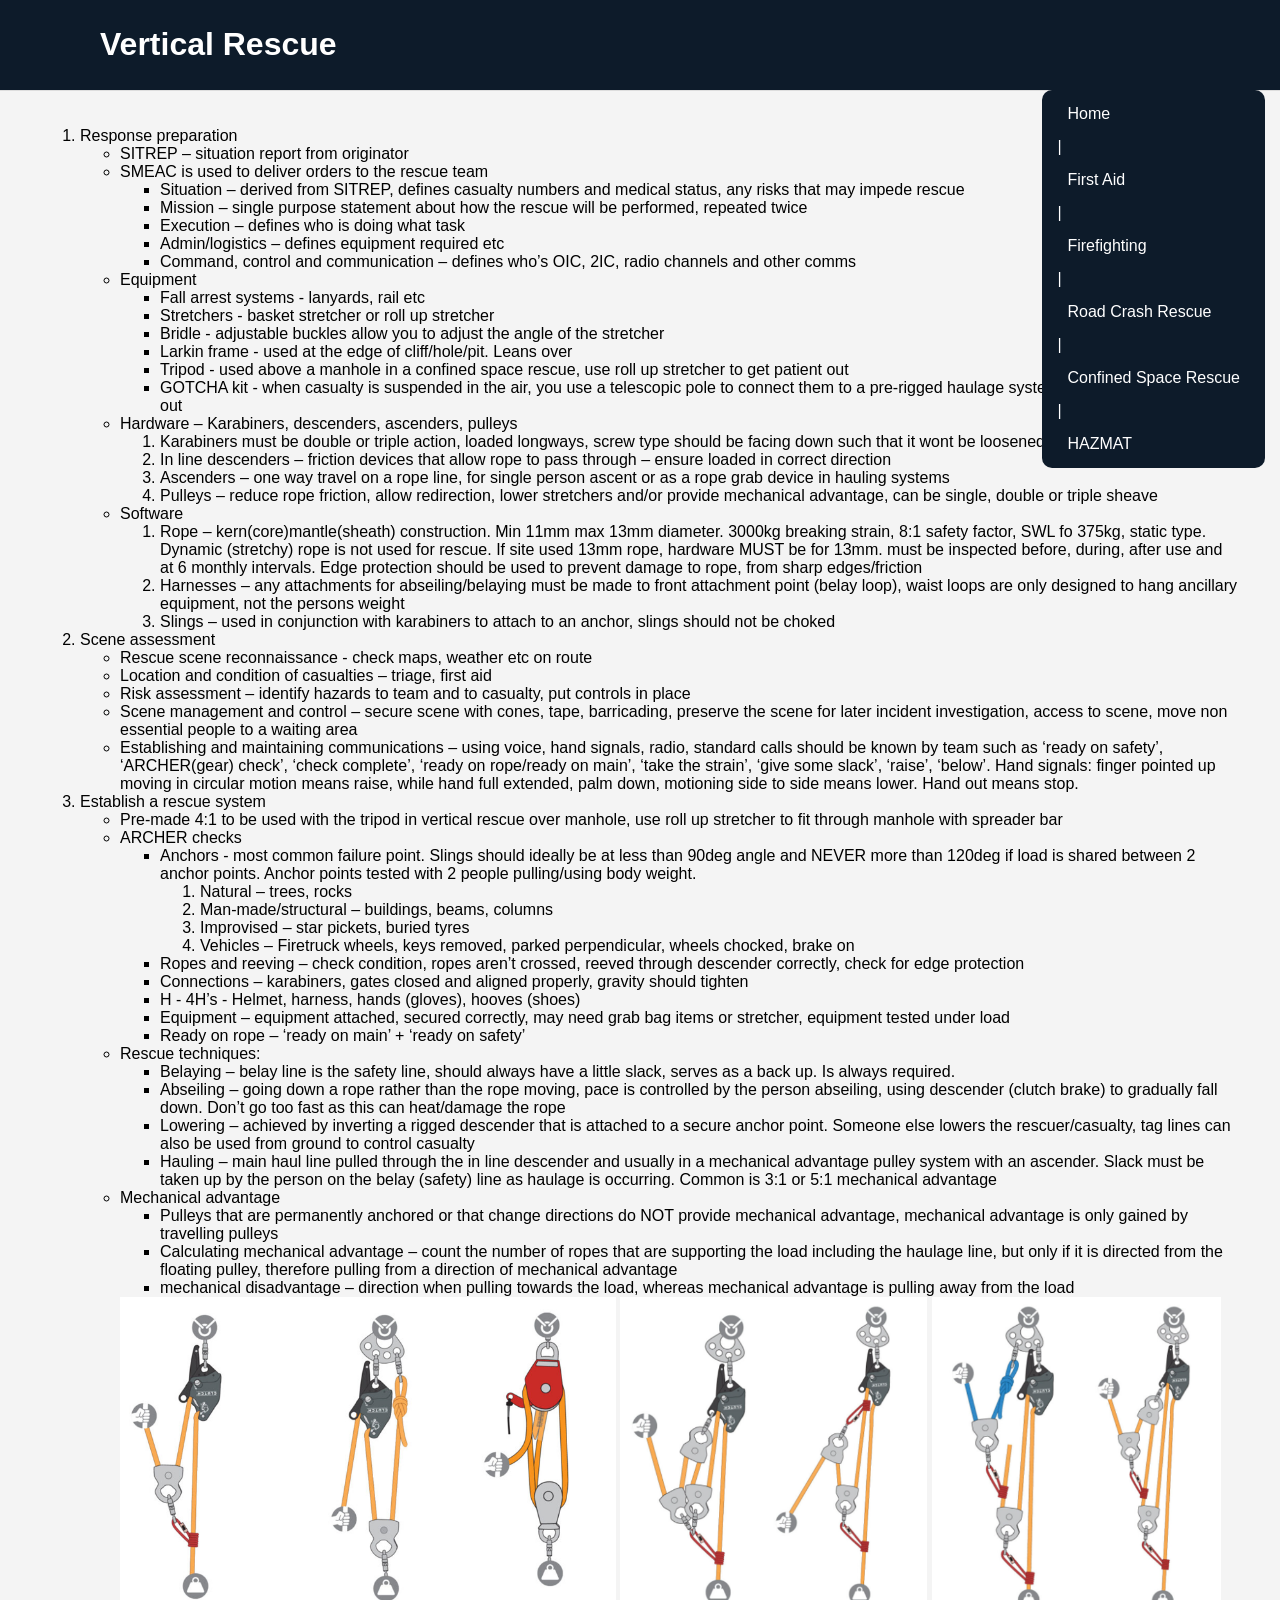
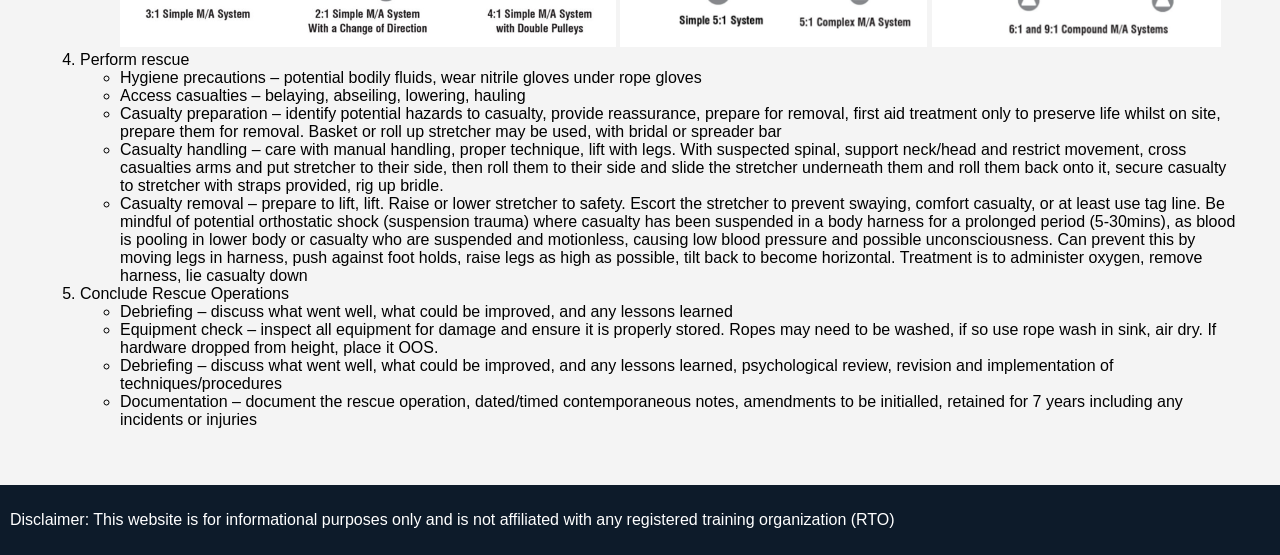
<file: Topics/SMEAC.html>
<!DOCTYPE html>
<html lang="en">
<head>
    <meta charset="UTF-8">
    <meta name="viewport" content="width=device-width, initial-scale=1.0">
    <title>Document</title>
    <link rel="stylesheet" href="./topic.css">
    <style>
      
    </style>
</head>
<body>
<header>
    <h1>Vertical Rescue</h1>
    <nav>
        <a href="../index.html">Home</a> |
        <a href="./FirstAid.html">First Aid</a> |
        <a href="./FF.html">Firefighting</a> |
        <a href="./RoadCrashRescue.html">Road Crash Rescue</a> |
        <a href="./ConfinedSpaceRescue.html">Confined Space Rescue</a> |
        <a href="./HAZMAT.html">HAZMAT</a>
    </nav>
</header>
<div class="container">

<p> 
    <ol>
        <li>Response preparation</li>
        
            <ul>
                <li>SITREP – situation report from originator</li>
                <li>SMEAC is used to deliver orders to the rescue team
                    <ul>
                        <li>Situation – derived from SITREP, defines casualty numbers and medical status, any risks that may impede rescue</li>
                        <li>Mission – single purpose statement about how the rescue will be performed, repeated twice</li>
                        <li>Execution – defines who is doing what task</li>
                        <li>Admin/logistics – defines equipment required etc</li>
                        <li>Command, control and communication – defines who’s OIC, 2IC, radio channels and other comms</li>
                    </ul>
                </li>
                <li>Equipment
                    <ul>
                        <li>Fall arrest systems - lanyards, rail etc</li>
                        <li>Stretchers - basket stretcher or roll up stretcher</li>
                        <li>Bridle - adjustable buckles allow you to adjust the angle of the stretcher</li>
                        <li>Larkin frame - used at the edge of cliff/hole/pit. Leans over</li>
                        <li>Tripod - used above a manhole in a confined space rescue, use roll up stretcher to get patient out</li>
                        <li>GOTCHA kit - when casualty is suspended in the air, you use a telescopic pole to connect them to a pre-rigged haulage system, can raise or lower them out</li>
                    </ul>
                </li>
                <li>Hardware – Karabiners, descenders, ascenders, pulleys
                    <ol>
                        <li>Karabiners must be double or triple action, loaded longways, screw type should be facing down such that it wont be loosened by gravity</li>
                        <li>In line descenders – friction devices that allow rope to pass through – ensure loaded in correct direction</li>
                        <li>Ascenders – one way travel on a rope line, for single person ascent or as a rope grab device in hauling systems</li>
                        <li>Pulleys – reduce rope friction, allow redirection, lower stretchers and/or provide mechanical advantage, can be single, double or triple sheave</li>
                    </ol>
                </li>
                <li>Software
                    <ol>
                        <li>Rope – kern(core)mantle(sheath) construction. Min 11mm max 13mm diameter. 3000kg breaking strain, 8:1 safety factor, SWL fo 375kg, static type. Dynamic (stretchy) rope is not used for rescue. If site used 13mm rope, hardware MUST be for 13mm. must be inspected before, during, after use and at 6 monthly intervals. Edge protection should be used to prevent damage to rope, from sharp edges/friction</li>
                        <li>Harnesses – any attachments for abseiling/belaying must be made to front attachment point (belay loop), waist loops are only designed to hang ancillary equipment, not the persons weight</li>
                        <li>Slings – used in conjunction with karabiners to attach to an anchor, slings should not be choked</li>
                    </ol>
                </li>
            </ul>
        <li>Scene assessment</li>
            <ul>
                <li>Rescue scene reconnaissance - check maps, weather etc on route</li>
                <li>Location and condition of casualties – triage, first aid</li>
                <li>Risk assessment – identify hazards to team and to casualty, put controls in place</li>
                <li>Scene management and control – secure scene with cones, tape, barricading, preserve the scene for later incident investigation, access to scene, move non essential people to a waiting area</li>
                <li>Establishing and maintaining communications – using voice, hand signals, radio, standard calls should be known by team such as ‘ready on safety’, ‘ARCHER(gear) check’, ‘check complete’, ‘ready on rope/ready on main’, ‘take the strain’, ‘give some slack’, ‘raise’, ‘below’. Hand signals: finger pointed up moving in circular motion means raise, while hand full extended, palm down, motioning side to side means lower. Hand out means stop. </li>
            </ul>
        <li>Establish a rescue system</li>
        <ul>
            <li>Pre-made 4:1 to be used with the tripod in vertical rescue over manhole, use roll up stretcher to fit through manhole with spreader bar</li>
            <li>ARCHER checks
                <ul>
                    <li>Anchors  - most common failure point. Slings should ideally be at less than 90deg angle and NEVER more than 120deg if load is shared between 2 anchor points. Anchor points tested with 2 people pulling/using body weight.
                        <ol>
                            <li>Natural – trees, rocks</li>
                            <li>Man-made/structural – buildings, beams, columns</li>
                            <li>Improvised – star pickets, buried tyres</li>
                            <li>Vehicles – Firetruck wheels, keys removed, parked perpendicular, wheels chocked, brake on</li>
                        </ol>
                    </li>
                    <li>Ropes and reeving – check condition, ropes aren’t crossed, reeved through descender correctly, check for edge protection</li>
                    <li>Connections – karabiners, gates closed and aligned properly, gravity should tighten</li>
                    <li>H - 4H’s - Helmet, harness, hands (gloves), hooves (shoes)</li>
                    <li>Equipment – equipment attached, secured correctly, may need grab bag items or stretcher, equipment tested under load</li>
                    <li>Ready on rope – ‘ready on main’ + ‘ready on safety’</li>
                </ul>
            </li>
            <li>Rescue techniques:
                <ul>
                    <li>Belaying – belay line is the safety line, should always have a little slack, serves as a back up. Is always required.</li>
                    <li>Abseiling – going down a rope rather than the rope moving, pace is controlled by the person abseiling, using descender (clutch brake) to gradually fall down. Don’t go too fast as this can heat/damage the rope</li>
                    <li>Lowering – achieved by inverting a rigged descender that is attached to a secure anchor point. Someone else lowers the rescuer/casualty, tag lines can also be used from ground to control casualty</li>
                    <li>Hauling – main haul line pulled through the in line descender and usually in a mechanical advantage pulley system with an ascender. Slack must be taken up by the person on the belay (safety) line as haulage is occurring. Common is 3:1 or 5:1 mechanical advantage</li>
                </ul>
            </li>
            <li>Mechanical advantage
                <ul>
                    <li>Pulleys that are permanently anchored or that change directions do NOT provide mechanical advantage, mechanical advantage is only gained by travelling pulleys</li>
                    <li>Calculating mechanical advantage – count the number of ropes that are supporting the load including the haulage line, but only if it is directed from the floating pulley, therefore pulling from a direction of mechanical advantage</li>
                    <li>mechanical disadvantage – direction when pulling towards the load, whereas mechanical advantage is pulling away from the load</li>
                </ul>
            </li>
                 <img src="../assets/images/MA1.png" alt="Mechanical Advantage" height="350">
                 <img src="../assets/images/MA2.png" alt="Mechanical Advantage" height="350">
                 <img src="../assets/images/MA3.png" alt="Mechanical Advantage" height="350">
        </ul>
<li>Perform rescue</li>
<ul>
    <li>Hygiene precautions – potential bodily fluids, wear nitrile gloves under rope gloves</li>
    <li>Access casualties – belaying, abseiling, lowering, hauling</li>
    <li>Casualty preparation – identify potential hazards to casualty, provide reassurance, prepare for removal, first aid treatment only to preserve life whilst on site, prepare them for removal. Basket or roll up stretcher may be used, with bridal or spreader bar</li>
    <li>Casualty handling – care with manual handling, proper technique, lift with legs. With suspected spinal, support neck/head and restrict movement, cross casualties arms and put stretcher to their side, then roll them to their side and slide the stretcher underneath them and roll them back onto it, secure casualty to stretcher with straps provided, rig up bridle.</li>
    <li>Casualty removal – prepare to lift, lift.  Raise or lower stretcher to safety. Escort the stretcher to prevent swaying, comfort casualty, or at least use tag line. Be mindful of potential orthostatic shock (suspension trauma) where casualty has been suspended in a body harness for a prolonged period (5-30mins), as blood is pooling in lower body or casualty who are suspended and motionless, causing low blood pressure and possible unconsciousness. Can prevent this by moving legs in harness, push against foot holds, raise legs as high as possible, tilt back to become horizontal. Treatment is to administer oxygen, remove harness, lie casualty down</li>
</li>
</ul>
<li>Conclude Rescue Operations</li>
<ul>
    <li>Debriefing – discuss what went well, what could be improved, and any lessons learned</li>
    <li>Equipment check – inspect all equipment for damage and ensure it is properly stored. Ropes may need to be washed, if so use rope wash in sink, air dry. If hardware dropped from height, place it OOS.</li>
    <li>Debriefing – discuss what went well, what could be improved, and any lessons learned, psychological review, revision and implementation of techniques/procedures</li>
    <li>Documentation – document the rescue operation, dated/timed contemporaneous notes, amendments to be initialled, retained for 7 years including any incidents or injuries</li>
</ul>
</ol>
	
</p>
</div>
<footer>
    <p>Disclaimer: This website is for informational purposes only and is not affiliated with any registered training organization (RTO)</p>
</footer>
</body>
</html>
</file>
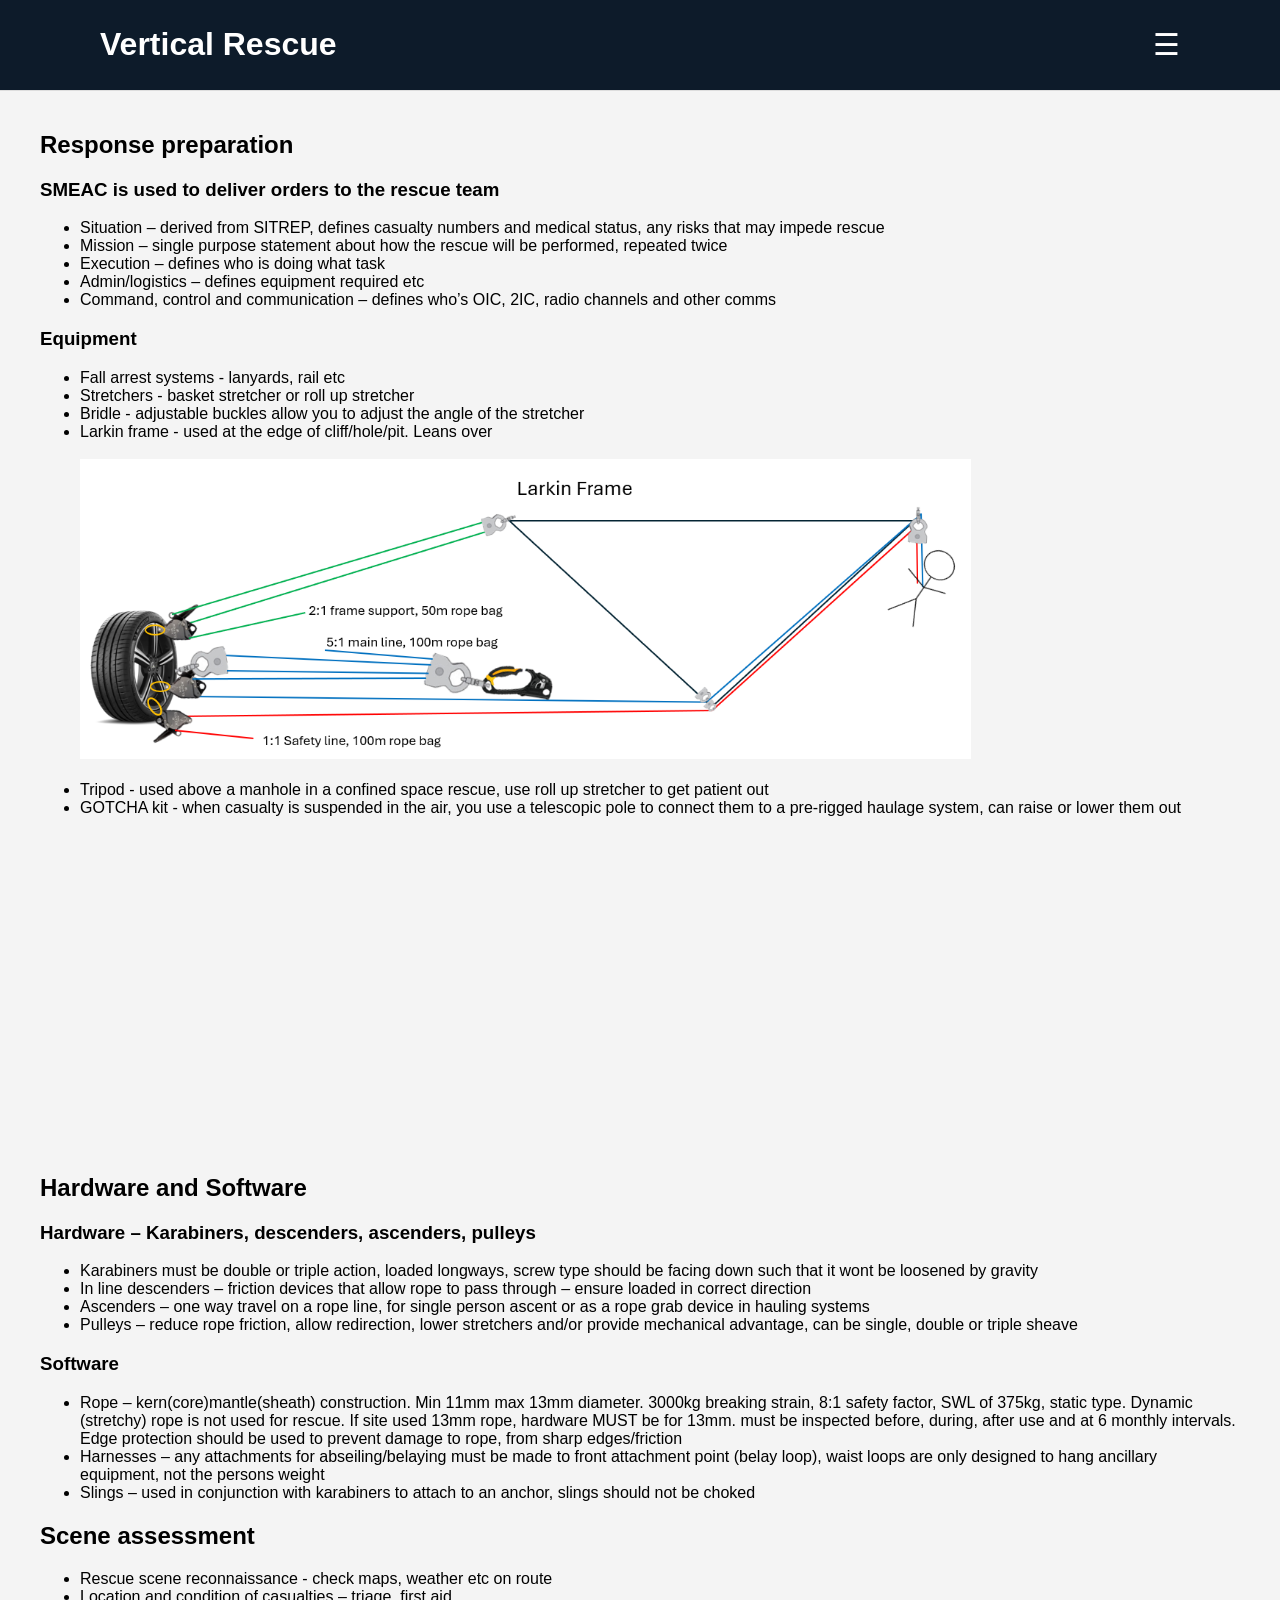
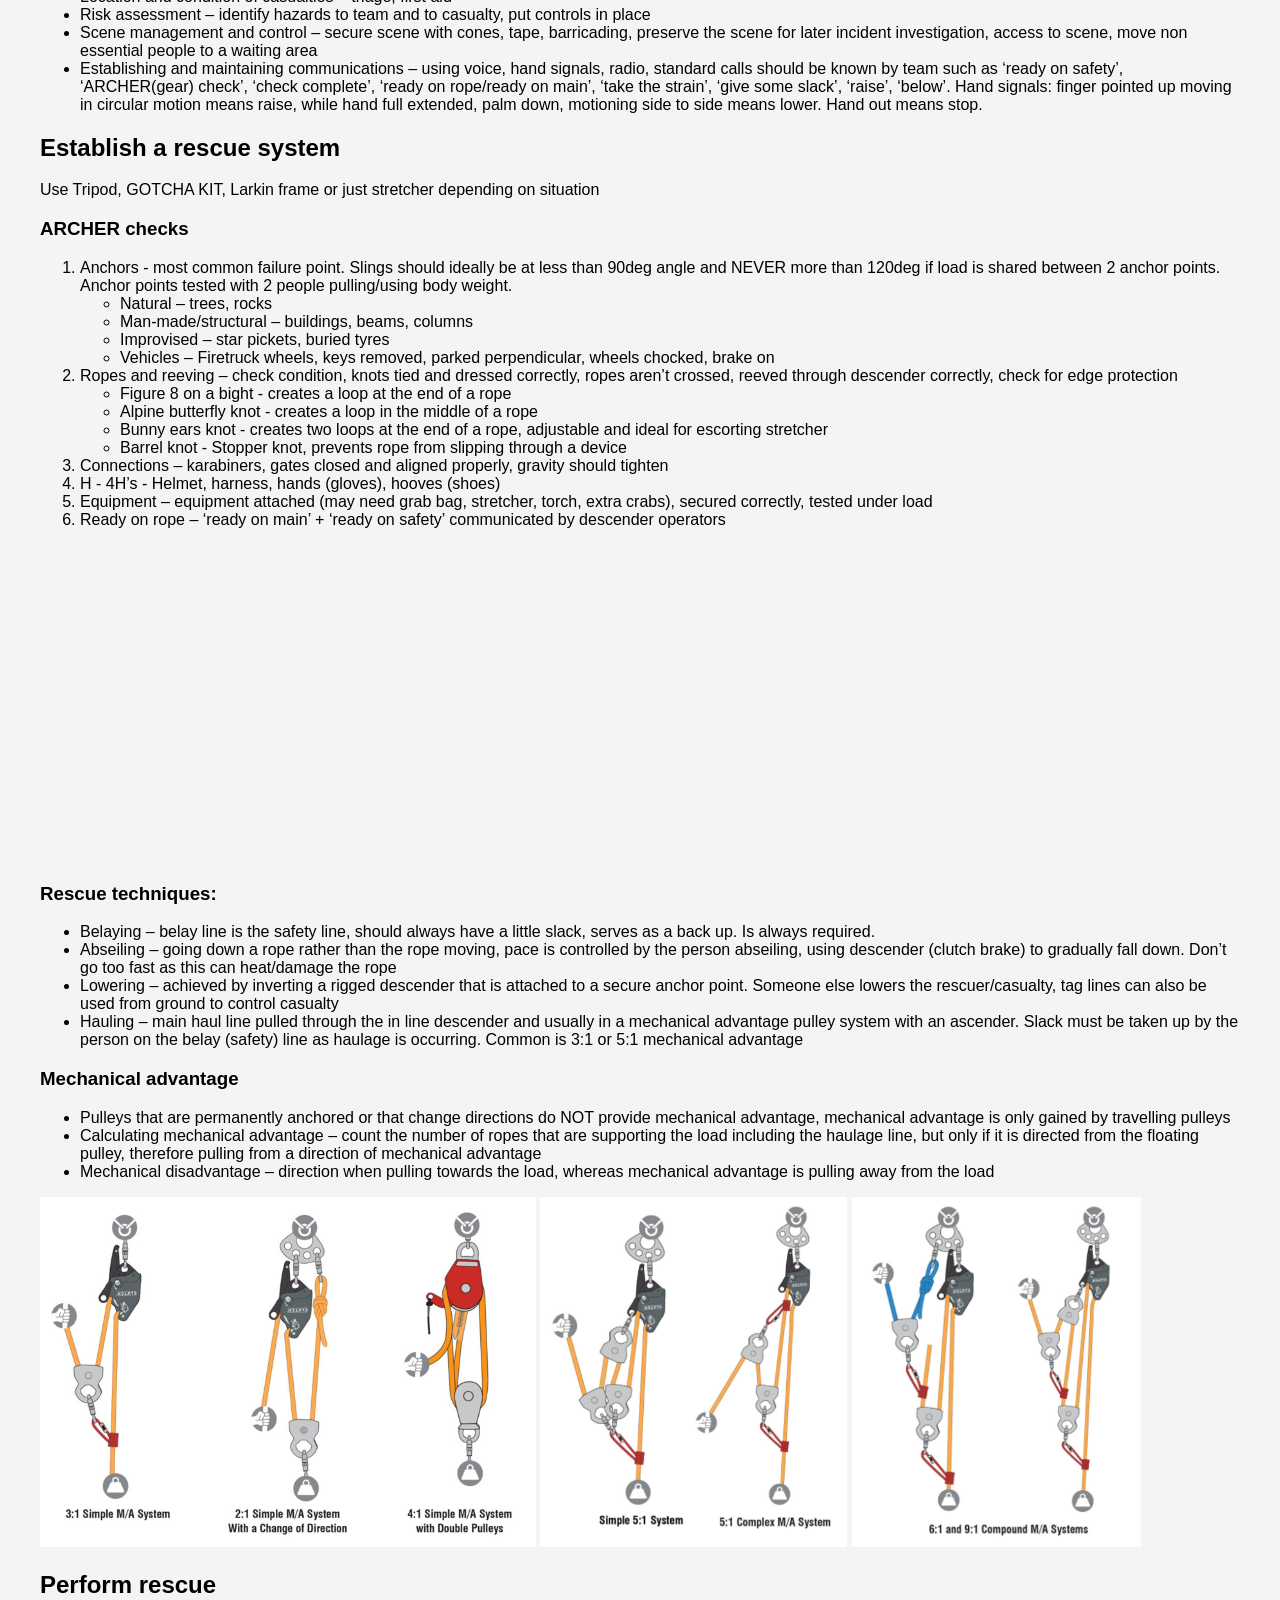
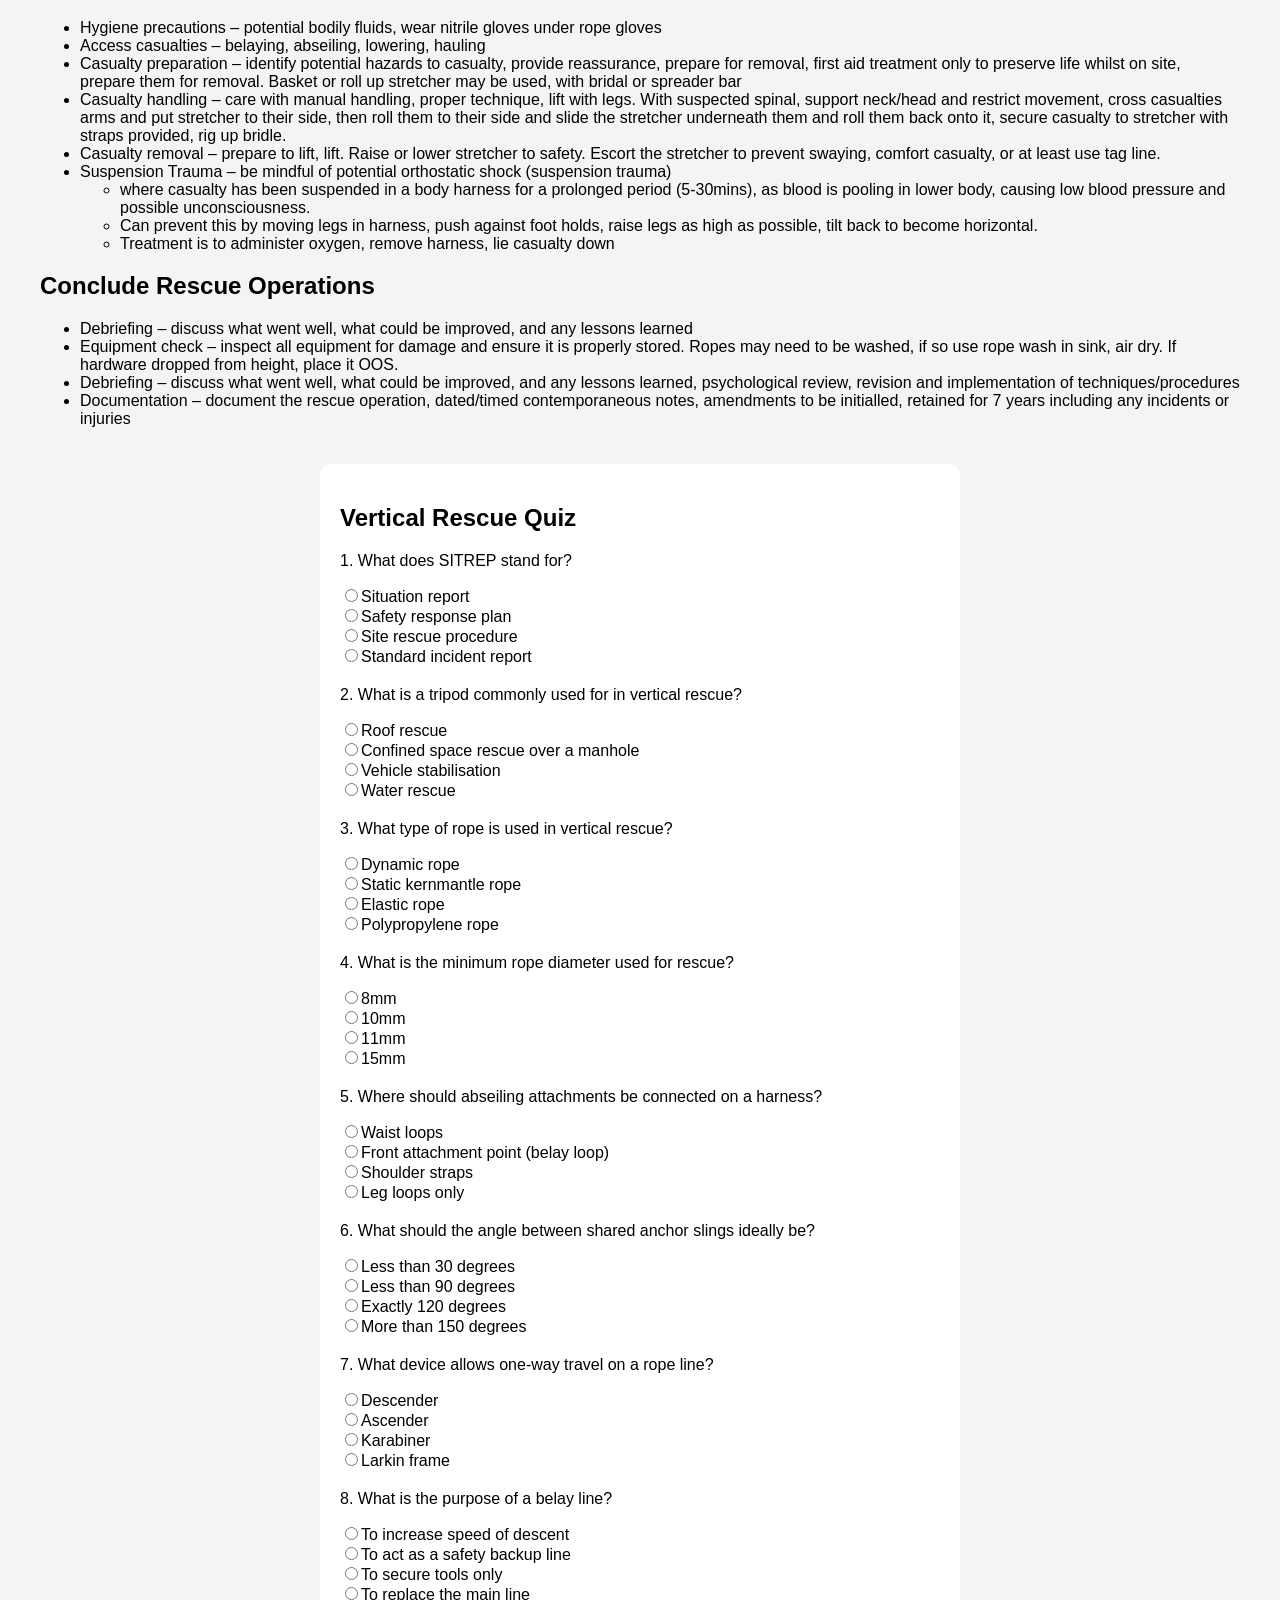
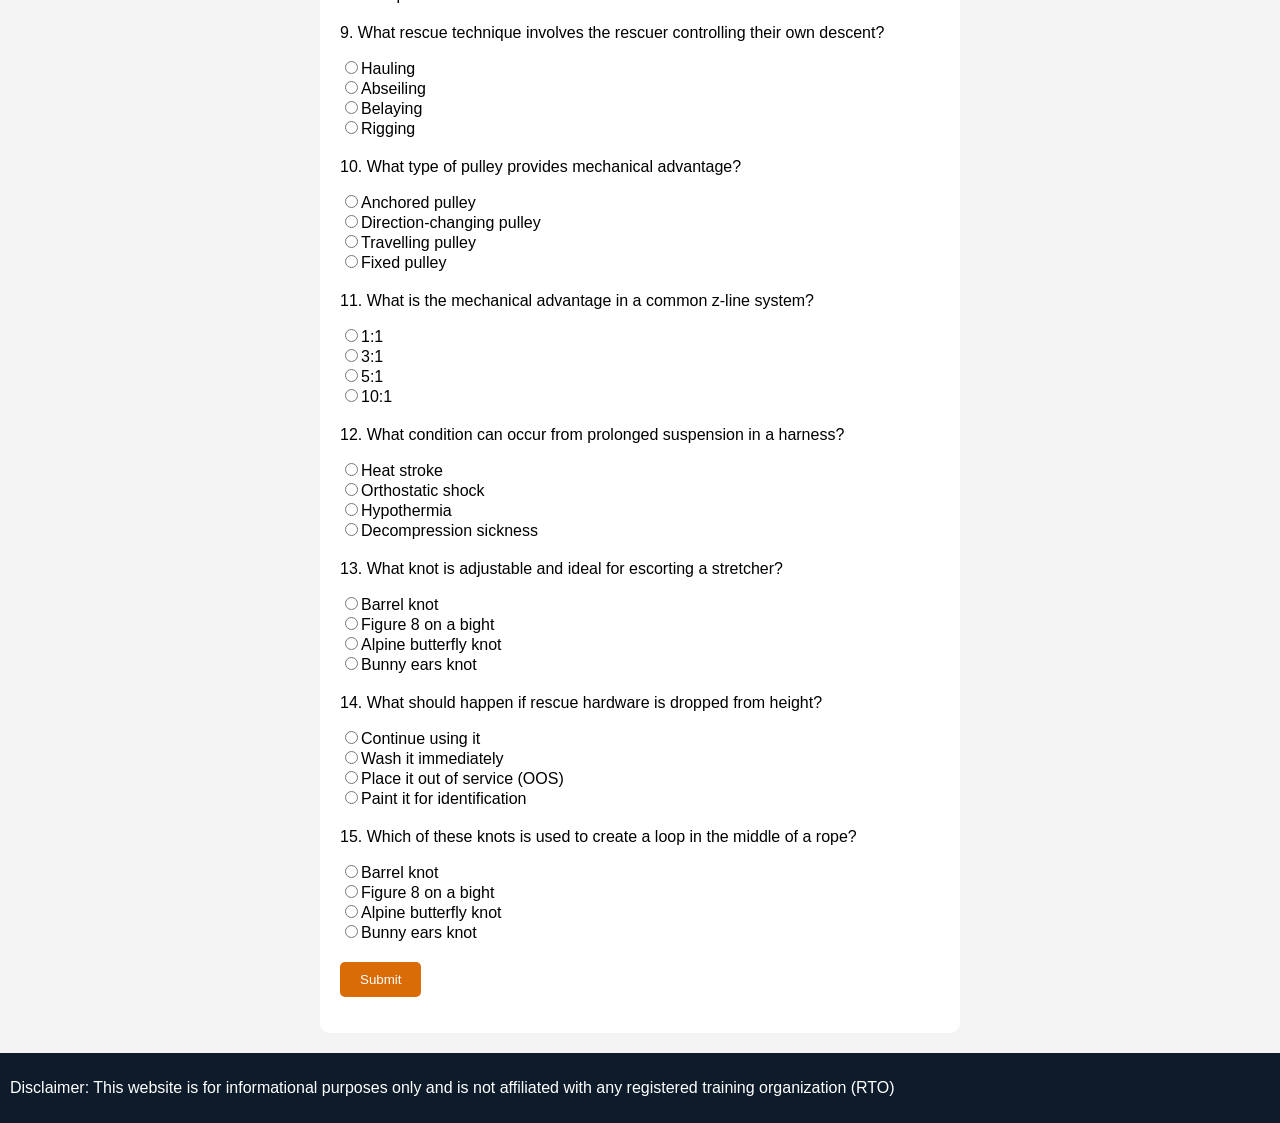
<file: Topics/VerticalRescue.html>
<!DOCTYPE html>
<html lang="en">
<head>
    <meta charset="UTF-8">
    <meta name="viewport" content="width=device-width, initial-scale=1.0">
    <title>Document</title>
    <link rel="stylesheet" href="./topic.css">
    <style>
      
    </style>
    <script src="script.js"defer></script>
</head>
<body>
<header>
    <h1>Vertical Rescue</h1>
        <div class="menu-icon" onclick="toggleMenu()">☰</div>
          <nav id="menu" class="hidden">
        <a href="../index.html">Home</a>
        <a href="./FirstAid.html">First Aid</a>
        <a href="./FF.html">Firefighting</a>
        <a href="./VerticalRescue.html">Vertical Rescue</a>
        <a href="./RoadCrashRescue.html">Road Crash Rescue</a>
        <a href="./ConfinedSpaceRescue.html">Confined Space Rescue</a>
        <a href="./HAZMAT.html">HAZMAT</a>
        <a href="./BA.html">Breathing Apparatus</a>
    </nav>
</header>
<div class="container">

<p>
<h2>Response preparation</h2>
                <h3>SMEAC is used to deliver orders to the rescue team</h3>
                    <ul>
                    <li>Situation – derived from SITREP, defines casualty numbers and medical status, any risks that may impede rescue</li>
                    <li>Mission – single purpose statement about how the rescue will be performed, repeated twice</li>
                    <li>Execution – defines who is doing what task</li>
                    <li>Admin/logistics – defines equipment required etc</li>
                    <li>Command, control and communication – defines who’s OIC, 2IC, radio channels and other comms</li>
                    </ul>
                <h3>Equipment</h3>
                    <ul>
                        <li>Fall arrest systems - lanyards, rail etc</li>
                        <li>Stretchers - basket stretcher or roll up stretcher</li>
                        <li>Bridle - adjustable buckles allow you to adjust the angle of the stretcher</li>
                        <li>Larkin frame - used at the edge of cliff/hole/pit. Leans over</li>
                    <br><img src="../assets/images/Larkin.png" alt="Larkin Frame" height="300">
                        <br><br><li>Tripod - used above a manhole in a confined space rescue, use roll up stretcher to get patient out</li>
                        <li>GOTCHA kit - when casualty is suspended in the air, you use a telescopic pole to connect them to a pre-rigged haulage system, can raise or lower them out</li>
                    <br><iframe width="560" height="315" src="https://www.youtube.com/embed/2eSVBeVCM0U?si=Jg9-z5nztXUDyE40" title="YouTube video player" frameborder="0" allow="accelerometer; autoplay; clipboard-write; encrypted-media; gyroscope; picture-in-picture; web-share" referrerpolicy="strict-origin-when-cross-origin" allowfullscreen></iframe>
                    </ul>
</p>

<p>
<h2>Hardware and Software</h2>
                <h3>Hardware – Karabiners, descenders, ascenders, pulleys</h3>
                    <ul>
                        <li>Karabiners must be double or triple action, loaded longways, screw type should be facing down such that it wont be loosened by gravity</li>
                        <li>In line descenders – friction devices that allow rope to pass through – ensure loaded in correct direction</li>
                        <li>Ascenders – one way travel on a rope line, for single person ascent or as a rope grab device in hauling systems</li>
                        <li>Pulleys – reduce rope friction, allow redirection, lower stretchers and/or provide mechanical advantage, can be single, double or triple sheave</li>
                    </ul>
                </li>
                <h3>Software</h3>
                    <ul>
                        <li>Rope – kern(core)mantle(sheath) construction. Min 11mm max 13mm diameter. 3000kg breaking strain, 8:1 safety factor, SWL of 375kg, static type. Dynamic (stretchy) rope is not used for rescue. If site used 13mm rope, hardware MUST be for 13mm. must be inspected before, during, after use and at 6 monthly intervals. Edge protection should be used to prevent damage to rope, from sharp edges/friction</li>
                        <li>Harnesses – any attachments for abseiling/belaying must be made to front attachment point (belay loop), waist loops are only designed to hang ancillary equipment, not the persons weight</li>
                        <li>Slings – used in conjunction with karabiners to attach to an anchor, slings should not be choked</li>
                    </ul>
</p>

<p>
<h2>Scene assessment</h2>
            <ul>
                <li>Rescue scene reconnaissance - check maps, weather etc on route</li>
                <li>Location and condition of casualties – triage, first aid</li>
                <li>Risk assessment – identify hazards to team and to casualty, put controls in place</li>
                <li>Scene management and control – secure scene with cones, tape, barricading, preserve the scene for later incident investigation, access to scene, move non essential people to a waiting area</li>
                <li>Establishing and maintaining communications – using voice, hand signals, radio, standard calls should be known by team such as ‘ready on safety’, ‘ARCHER(gear) check’, ‘check complete’, ‘ready on rope/ready on main’, ‘take the strain’, ‘give some slack’, ‘raise’, ‘below’. Hand signals: finger pointed up moving in circular motion means raise, while hand full extended, palm down, motioning side to side means lower. Hand out means stop. </li>
            </ul>
</p>

<p>
<h2>Establish a rescue system</h2>
            Use Tripod, GOTCHA KIT, Larkin frame or just stretcher depending on situation
            <h3>ARCHER checks</h3>
                <ol>
                    <li>Anchors  - most common failure point. Slings should ideally be at less than 90deg angle and NEVER more than 120deg if load is shared between 2 anchor points. Anchor points tested with 2 people pulling/using body weight.
                        <ul>
                            <li>Natural – trees, rocks</li>
                            <li>Man-made/structural – buildings, beams, columns</li>
                            <li>Improvised – star pickets, buried tyres</li>
                            <li>Vehicles – Firetruck wheels, keys removed, parked perpendicular, wheels chocked, brake on</li>
                        </ul>
                    </li>
                    <li>Ropes and reeving – check condition, knots tied and dressed correctly, ropes aren’t crossed, reeved through descender correctly, check for edge protection</li>
                    <ul>
                        <li>Figure 8 on a bight - creates a loop at the end of a rope</li>
                        <li>Alpine butterfly knot - creates a loop in the middle of a rope</li>
                        <li>Bunny ears knot - creates two loops at the end of a rope, adjustable and ideal for escorting stretcher</li>
                        <li>Barrel knot - Stopper knot, prevents rope from slipping through a device</li>
                    </ul>
                    <li>Connections – karabiners, gates closed and aligned properly, gravity should tighten</li>
                    <li>H - 4H’s - Helmet, harness, hands (gloves), hooves (shoes)</li>
                    <li>Equipment – equipment attached (may need grab bag, stretcher, torch, extra crabs), secured correctly, tested under load</li>
                    <li>Ready on rope – ‘ready on main’ + ‘ready on safety’ communicated by descender operators</li>
                </ol>
            <iframe width="560" height="315" src="https://www.youtube.com/embed/ycsfanbmTI0?si=n8-yMWg4u_J-qWEF" title="YouTube video player" frameborder="0" allow="accelerometer; autoplay; clipboard-write; encrypted-media; gyroscope; picture-in-picture; web-share" referrerpolicy="strict-origin-when-cross-origin" allowfullscreen></iframe>

            <h3>Rescue techniques:</h3>
                <ul>
                    <li>Belaying – belay line is the safety line, should always have a little slack, serves as a back up. Is always required.</li>
                    <li>Abseiling – going down a rope rather than the rope moving, pace is controlled by the person abseiling, using descender (clutch brake) to gradually fall down. Don’t go too fast as this can heat/damage the rope</li>
                    <li>Lowering – achieved by inverting a rigged descender that is attached to a secure anchor point. Someone else lowers the rescuer/casualty, tag lines can also be used from ground to control casualty</li>
                    <li>Hauling – main haul line pulled through the in line descender and usually in a mechanical advantage pulley system with an ascender. Slack must be taken up by the person on the belay (safety) line as haulage is occurring. Common is 3:1 or 5:1 mechanical advantage</li>
                </ul>

            <h3>Mechanical advantage</h3>
                <ul>
                    <li>Pulleys that are permanently anchored or that change directions do NOT provide mechanical advantage, mechanical advantage is only gained by travelling pulleys</li>
                    <li>Calculating mechanical advantage – count the number of ropes that are supporting the load including the haulage line, but only if it is directed from the floating pulley, therefore pulling from a direction of mechanical advantage</li>
                    <li>Mechanical disadvantage – direction when pulling towards the load, whereas mechanical advantage is pulling away from the load</li>
                </ul>
                 <img src="../assets/images/MA1.png" alt="Mechanical Advantage" height="350">
                 <img src="../assets/images/MA2.png" alt="Mechanical Advantage" height="350">
                 <img src="../assets/images/MA3.png" alt="Mechanical Advantage" height="350">
</p>

<p>
<h2>Perform rescue</h2>
<ul>
    <li>Hygiene precautions – potential bodily fluids, wear nitrile gloves under rope gloves</li>
    <li>Access casualties – belaying, abseiling, lowering, hauling</li>
    <li>Casualty preparation – identify potential hazards to casualty, provide reassurance, prepare for removal, first aid treatment only to preserve life whilst on site, prepare them for removal. Basket or roll up stretcher may be used, with bridal or spreader bar</li>
    <li>Casualty handling – care with manual handling, proper technique, lift with legs. With suspected spinal, support neck/head and restrict movement, cross casualties arms and put stretcher to their side, then roll them to their side and slide the stretcher underneath them and roll them back onto it, secure casualty to stretcher with straps provided, rig up bridle.</li>
    <li>Casualty removal – prepare to lift, lift.  Raise or lower stretcher to safety. Escort the stretcher to prevent swaying, comfort casualty, or at least use tag line.</li>
    <li>Suspension Trauma – be mindful of potential orthostatic shock (suspension trauma)</li> 
        <ul>
            <li>where casualty has been suspended in a body harness for a prolonged period (5-30mins), as blood is pooling in lower body, causing low blood pressure and possible unconsciousness.</li>
            <li>Can prevent this by moving legs in harness, push against foot holds, raise legs as high as possible, tilt back to become horizontal.</li>
            <li>Treatment is to administer oxygen, remove harness, lie casualty down</li>
        </ul>
    </li>
</ul>
</p>

<p>
<h2>Conclude Rescue Operations</h2>
<ul>
    <li>Debriefing – discuss what went well, what could be improved, and any lessons learned</li>
    <li>Equipment check – inspect all equipment for damage and ensure it is properly stored. Ropes may need to be washed, if so use rope wash in sink, air dry. If hardware dropped from height, place it OOS.</li>
    <li>Debriefing – discuss what went well, what could be improved, and any lessons learned, psychological review, revision and implementation of techniques/procedures</li>
    <li>Documentation – document the rescue operation, dated/timed contemporaneous notes, amendments to be initialled, retained for 7 years including any incidents or injuries</li>
</ul>	
</p>
</div>

<div class="quiz-container">
    <h2>Vertical Rescue Quiz</h2>
<div class="question">
    <p>1. What does SITREP stand for?</p>
    <label><input type="radio" name="q1" value="1">Situation report</label><br>
    <label><input type="radio" name="q1" value="0">Safety response plan</label><br>
    <label><input type="radio" name="q1" value="0">Site rescue procedure</label><br>
    <label><input type="radio" name="q1" value="0">Standard incident report</label><br>
</div>

<div class="question">
    <p>2. What is a tripod commonly used for in vertical rescue?</p>
    <label><input type="radio" name="q2" value="0">Roof rescue</label><br>
    <label><input type="radio" name="q2" value="1">Confined space rescue over a manhole</label><br>
    <label><input type="radio" name="q2" value="0">Vehicle stabilisation</label><br>
    <label><input type="radio" name="q2" value="0">Water rescue</label><br>
</div>

<div class="question">
    <p>3. What type of rope is used in vertical rescue?</p>
    <label><input type="radio" name="q3" value="0">Dynamic rope</label><br>
    <label><input type="radio" name="q3" value="1">Static kernmantle rope</label><br>
    <label><input type="radio" name="q3" value="0">Elastic rope</label><br>
    <label><input type="radio" name="q3" value="0">Polypropylene rope</label><br>
</div>

<div class="question">
    <p>4. What is the minimum rope diameter used for rescue?</p>
    <label><input type="radio" name="q4" value="0">8mm</label><br>
    <label><input type="radio" name="q4" value="0">10mm</label><br>
    <label><input type="radio" name="q4" value="1">11mm</label><br>
    <label><input type="radio" name="q4" value="0">15mm</label><br>
</div>

<div class="question">
    <p>5. Where should abseiling attachments be connected on a harness?</p>
    <label><input type="radio" name="q5" value="0">Waist loops</label><br>
    <label><input type="radio" name="q5" value="1">Front attachment point (belay loop)</label><br>
    <label><input type="radio" name="q5" value="0">Shoulder straps</label><br>
    <label><input type="radio" name="q5" value="0">Leg loops only</label><br>
</div>

<div class="question">
    <p>6. What should the angle between shared anchor slings ideally be?</p>
    <label><input type="radio" name="q6" value="0">Less than 30 degrees</label><br>
    <label><input type="radio" name="q6" value="1">Less than 90 degrees</label><br>
    <label><input type="radio" name="q6" value="0">Exactly 120 degrees</label><br>
    <label><input type="radio" name="q6" value="0">More than 150 degrees</label><br>
</div>

<div class="question">
    <p>7. What device allows one-way travel on a rope line?</p>
    <label><input type="radio" name="q7" value="0">Descender</label><br>
    <label><input type="radio" name="q7" value="1">Ascender</label><br>
    <label><input type="radio" name="q7" value="0">Karabiner</label><br>
    <label><input type="radio" name="q7" value="0">Larkin frame</label><br>
</div>

<div class="question">
    <p>8. What is the purpose of a belay line?</p>
    <label><input type="radio" name="q8" value="0">To increase speed of descent</label><br>
    <label><input type="radio" name="q8" value="1">To act as a safety backup line</label><br>
    <label><input type="radio" name="q8" value="0">To secure tools only</label><br>
    <label><input type="radio" name="q8" value="0">To replace the main line</label><br>
</div>

<div class="question">
    <p>9. What rescue technique involves the rescuer controlling their own descent?</p>
    <label><input type="radio" name="q9" value="0">Hauling</label><br>
    <label><input type="radio" name="q9" value="1">Abseiling</label><br>
    <label><input type="radio" name="q9" value="0">Belaying</label><br>
    <label><input type="radio" name="q9" value="0">Rigging</label><br>
</div>

<div class="question">
    <p>10. What type of pulley provides mechanical advantage?</p>
    <label><input type="radio" name="q10" value="0">Anchored pulley</label><br>
    <label><input type="radio" name="q10" value="0">Direction-changing pulley</label><br>
    <label><input type="radio" name="q10" value="1">Travelling pulley</label><br>
    <label><input type="radio" name="q10" value="0">Fixed pulley</label><br>
</div>

<div class="question">
    <p>11. What is the mechanical advantage in a common z-line system?</p>
    <label><input type="radio" name="q11" value="0">1:1</label><br>
    <label><input type="radio" name="q11" value="1">3:1</label><br>
    <label><input type="radio" name="q11" value="0">5:1</label><br>
    <label><input type="radio" name="q11" value="0">10:1</label><br>
</div>

<div class="question">
    <p>12. What condition can occur from prolonged suspension in a harness?</p>
    <label><input type="radio" name="q12" value="0">Heat stroke</label><br>
    <label><input type="radio" name="q12" value="1">Orthostatic shock</label><br>
    <label><input type="radio" name="q12" value="0">Hypothermia</label><br>
    <label><input type="radio" name="q12" value="0">Decompression sickness</label><br>
</div>

<div class="question">
    <p>13. What knot is adjustable and ideal for escorting a stretcher?</p>
    <label><input type="radio" name="q15" value="0">Barrel knot</label><br>
    <label><input type="radio" name="q15" value="0">Figure 8 on a bight</label><br>
    <label><input type="radio" name="q15" value="0">Alpine butterfly knot</label><br>
    <label><input type="radio" name="q15" value="1">Bunny ears knot</label><br>
</div>

<div class="question">
    <p>14. What should happen if rescue hardware is dropped from height?</p>
    <label><input type="radio" name="q14" value="0">Continue using it</label><br>
    <label><input type="radio" name="q14" value="0">Wash it immediately</label><br>
    <label><input type="radio" name="q14" value="1">Place it out of service (OOS)</label><br>
    <label><input type="radio" name="q14" value="0">Paint it for identification</label><br>
</div>

<div class="question">
    <p>15. Which of these knots is used to create a loop in the middle of a rope?</p>
    <label><input type="radio" name="q15" value="0">Barrel knot</label><br>
    <label><input type="radio" name="q15" value="0">Figure 8 on a bight</label><br>
    <label><input type="radio" name="q15" value="1">Alpine butterfly knot</label><br>
    <label><input type="radio" name="q15" value="0">Bunny ears knot</label><br>
</div>
        <button onclick="checkAnswers()">Submit</button>
    <p id="result"></p>
</div>
<footer>
    <p>Disclaimer: This website is for informational purposes only and is not affiliated with any registered training organization (RTO)</p>
</footer>
</body>
</html>
</file>
<file: style.css>
h1 {
    color: white;
    text-align: center;
}

h2 {
    color: black;
    text-align: center;
}
div {
    text-align: center;
}

a {
    color: #0d1b2a;
    text-decoration: none;
}
a:hover {
    text-decoration: underline;
}
.grid-container {
      display: grid;
      grid-template-rows: 1fr 1fr 1fr;
      grid-template-columns: 1fr 1fr 1fr;
      gap: 32px;
    }


    .grid-item {
      font-size: 3rem;
      background-color: rgba(129, 120, 107, 0.319);
      border: 5px solid #0d1b2a;
      border-radius: 20px;
      color:#0d1b2a;
      overflow: hidden;
    }

    .grid-item img {
        width: 100%;
        height: 250px;
        object-fit: cover;
    }

    .grid-item .label {
        font-size: 20px;
        font-weight: 550;
        text-align: center;
        min-height: 40px;
        padding-top: 15px;
    }

header {
    position: sticky;
    top: 0;
    background-color: #0d1b2a;
    text-align: center;
    padding:5px;

    color: white;
    display: flex;
    justify-content: space-between;
    align-items: center;
    height: var(--header-height);
}

@media (max-width: 900px) {
    header {
        position: static !important;
    }
    }

@media (max-width: 600px) {
   .grid-container {
      display: grid;
      grid-template-rows: 1fr 1fr 1fr 1fr 1fr 1fr 1fr 1fr 1fr;
      grid-template-columns: 1fr;
      gap: 32px;
    }
}

.grid-item {
        font-size: 2rem;
    }


body {
    font-family: Arial, sans-serif;
    margin: 0;
    padding: 0;
    background-color: #f4f4f4;
}

.container {
        max-width: 1200px;
        margin: 0 auto;
        padding: 20px;
      }
    nav a {
        margin: 0 10px;
        text-decoration: none;
        color: white;
    }

footer {
    text-align: left;
    padding: 10px;
    background-color: #0d1b2a;
    margin-top: 20px;
    color:white
}

.title {
    display: flex;
    align-items: center;
    gap: 10px;
}

.hidden {
  display: none;
}

nav {
    position: fixed;
    left: 0;
    width: 100%;
    top: var(--header-height);
    height: calc(100vh - var(--header-height));

    background: #13273A;

    display: flex;
    flex-direction: column;
    align-items: flex-start;
    padding-top: 30px;
    gap: 20px;
}

.menu-icon {
  font-size: 30px;
  color: white;
  cursor: pointer;
  margin-left: 1rem;
}

.SearchBar {
  display: flex;
  align-items: center;
  gap: 10px;
}

#searchInput {
  padding: 8px;
  border: 1px solid #ccc;
  border-radius: 5px;
  display:none;
}

.search-icon {
    cursor: pointer;
    font-size: 2rem;
    margin-right: 1rem;
}

:root {
    --header-height: 120px;
}
</file>
<file: Topics/topic.css>
.text {
            flex: 1;
            padding-right: 20px;
        }
        .image {
            margin-right: 40px;
            width: 40%;
            padding-top: 40px;
        }
    h1 {
        color: white;
        text-align: center;
    }

body {
    font-family: Arial, sans-serif;
    margin: 0;
    padding: 0;
    background-color: #f4f4f4;
}

.container {
        max-width: 1200px;
        margin: 0 auto;
        padding: 20px;
      }

      header {
    position: sticky;
    top: 0;
    background-color: #0d1b2a;
    padding: 10px;
    display: flex;
    align-items: center;
    justify-content: space-between;
    padding: 5px 100px;
    border-bottom: 1px solid #ddd;
    color: white;
        }

        @media (max-width: 900px) {
    header {
        position: static !important;
        display: flex;
        justify-content: space-between;
        align-items: center;
        padding: 1rem;
    }
    }

    nav a {
        margin: 0 10px;
        text-decoration: none;
        color: white;
    }
        nav a:hover {
            text-decoration: underline;
}
footer {
    text-align: left;
    padding: 10px;
    background-color: #0d1b2a;
    margin-top: 20px;
    color: white;
}

.float-img-right {
        float: right;
        margin-left: 20px;
        width: 300px;
    }

.quiz-container {
  max-width: 600px;
  margin: auto;
  background: white;
  padding: 20px;
  border-radius: 10px;
}

.question {
  margin-bottom: 20px;
}

button {
  padding: 10px 20px;
  background: #D96C06;
  color: white;
  border: none;
  border-radius: 5px;
  cursor: pointer;
}

button:hover {
  background: #D94200;
}

iframe {
  width: 100%;
  max-width: 560px;
  aspect-ratio: 16 / 9;
}

.hidden {
  display: none;
}

nav {
  position: absolute;
  top: 90px;
  right: 15px;

  background: #0D1B2A;

  padding: 15px;

  border-radius: 10px;

  display: flex;
  flex-direction: column;

  gap: 15px;
}

.menu-icon {
  font-size: 30px;
  color: white;
  cursor: pointer;
}

	 table, th, td {
    border: 1px solid black;
  }
</file>
